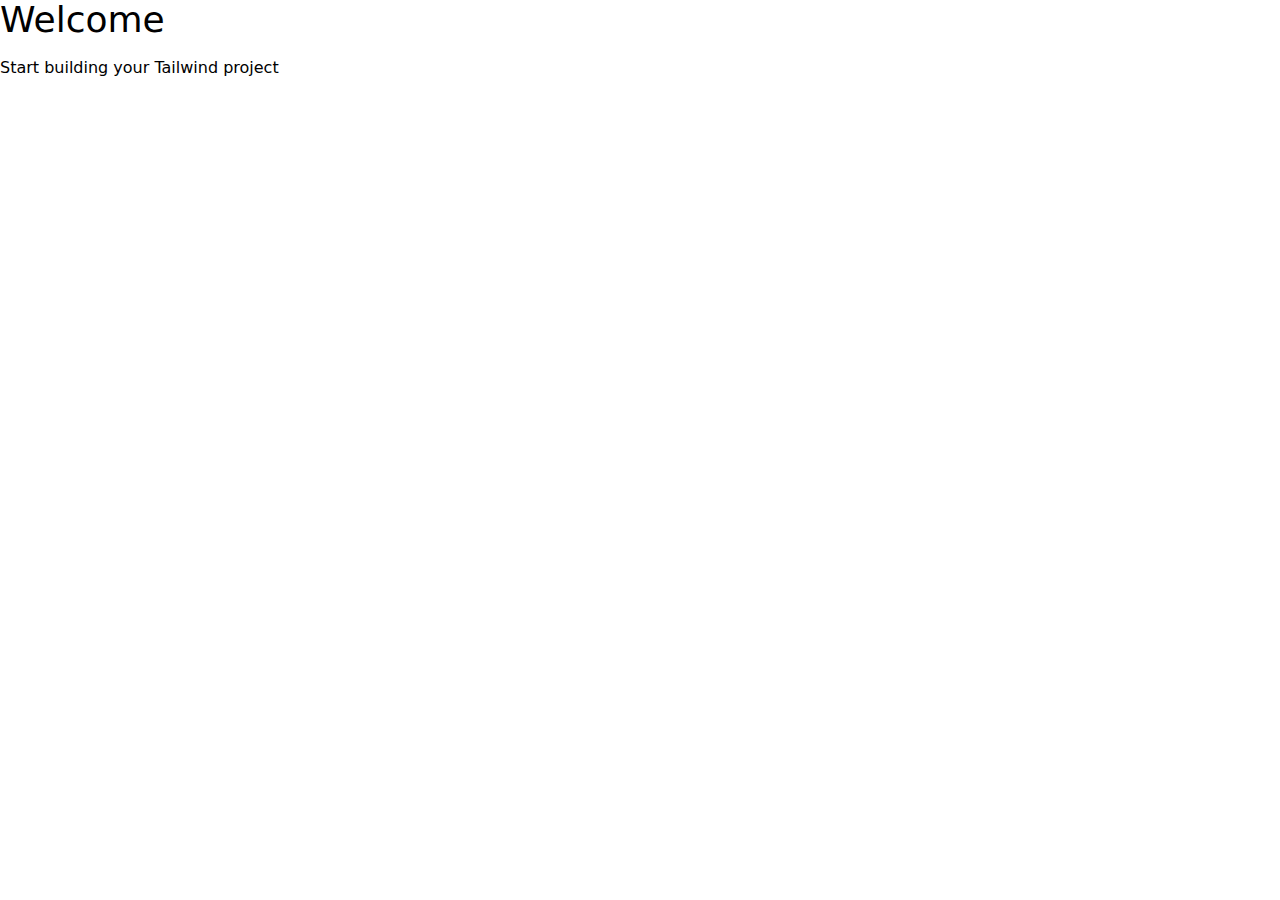
<file: simple-tailwind-starter/index.html>
<!DOCTYPE html>
<html lang="en">
  <head>
    <meta charset="UTF-8" />
    <meta http-equiv="X-UA-Compatible" content="IE=edge" />
    <meta name="viewport" content="width=device-width, initial-scale=1.0" />
    <link rel="stylesheet" href="css/style.css" />
    <title>Simple Tailwind Starter</title>
  </head>
  <body>
    <h1 class="text-4xl mb-4">Welcome</h1>
    <p>Start building your Tailwind project</p>
  </body>
</html>
</file>
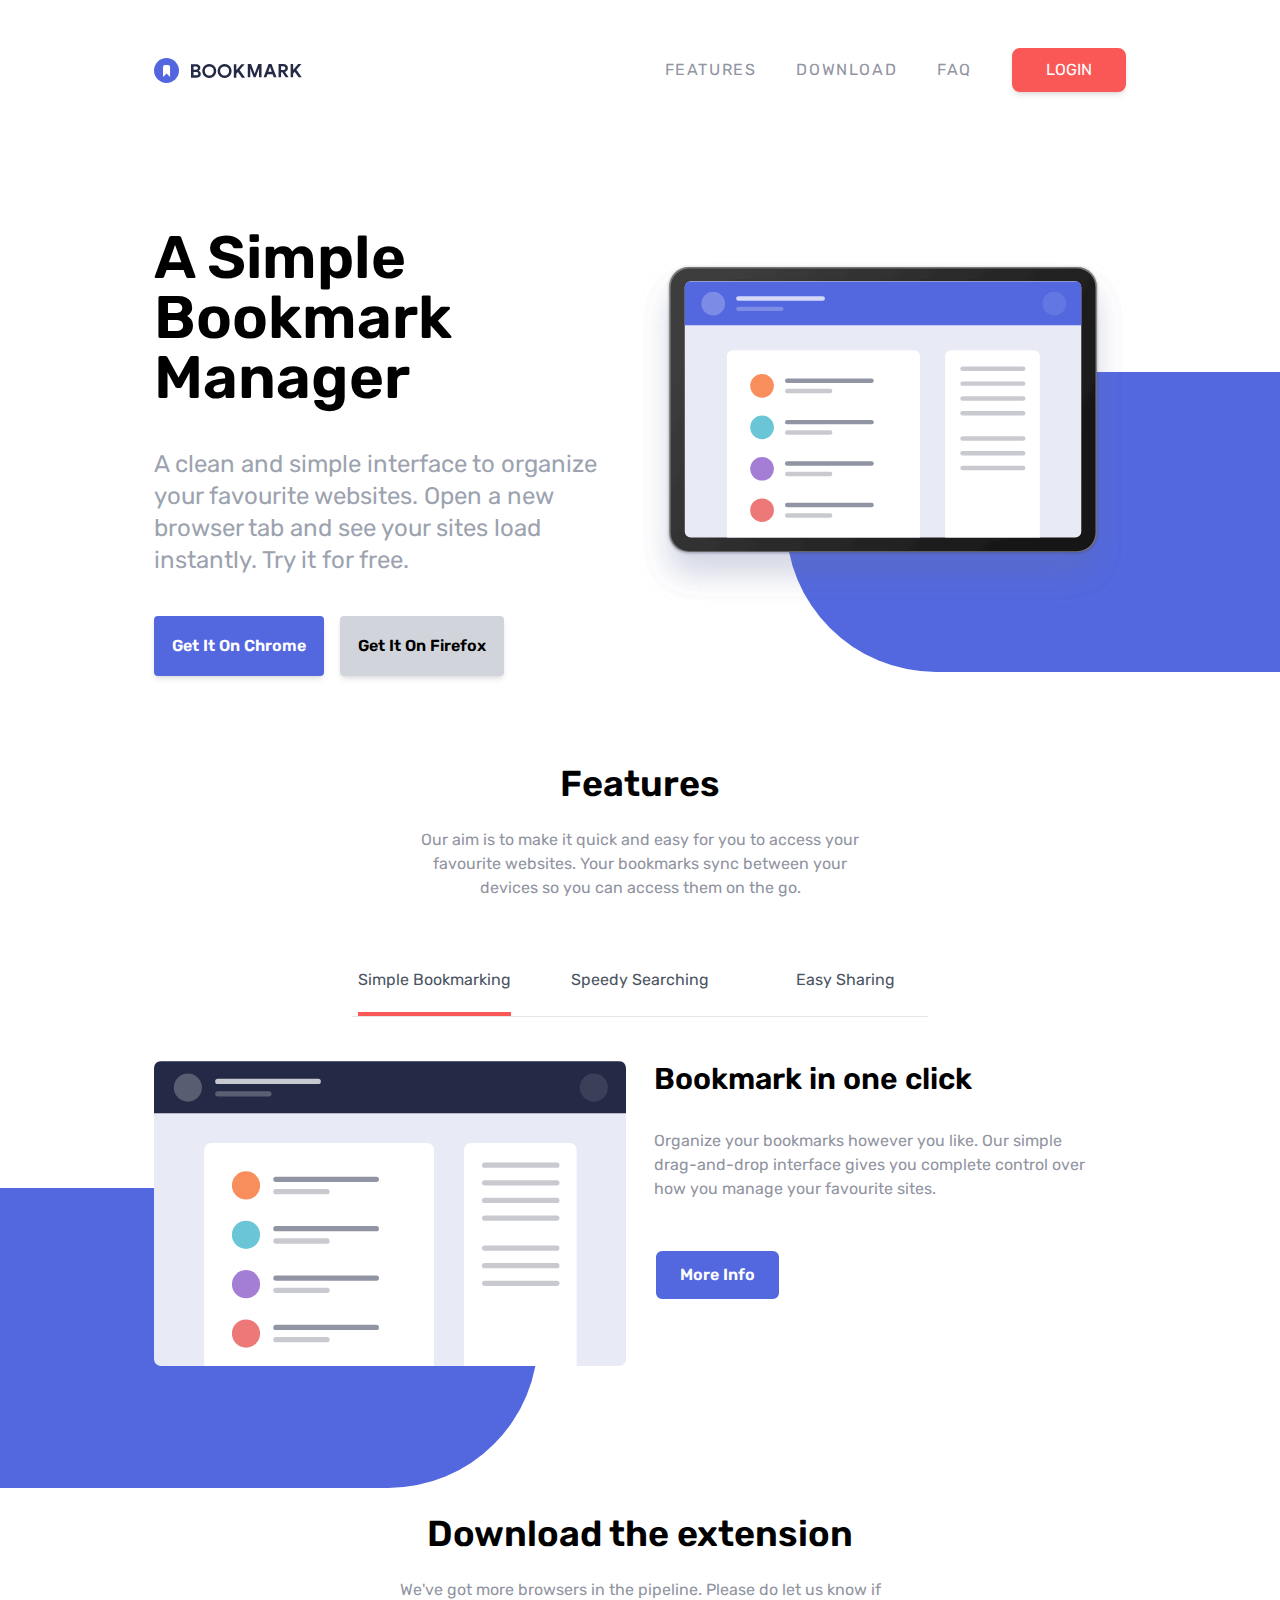
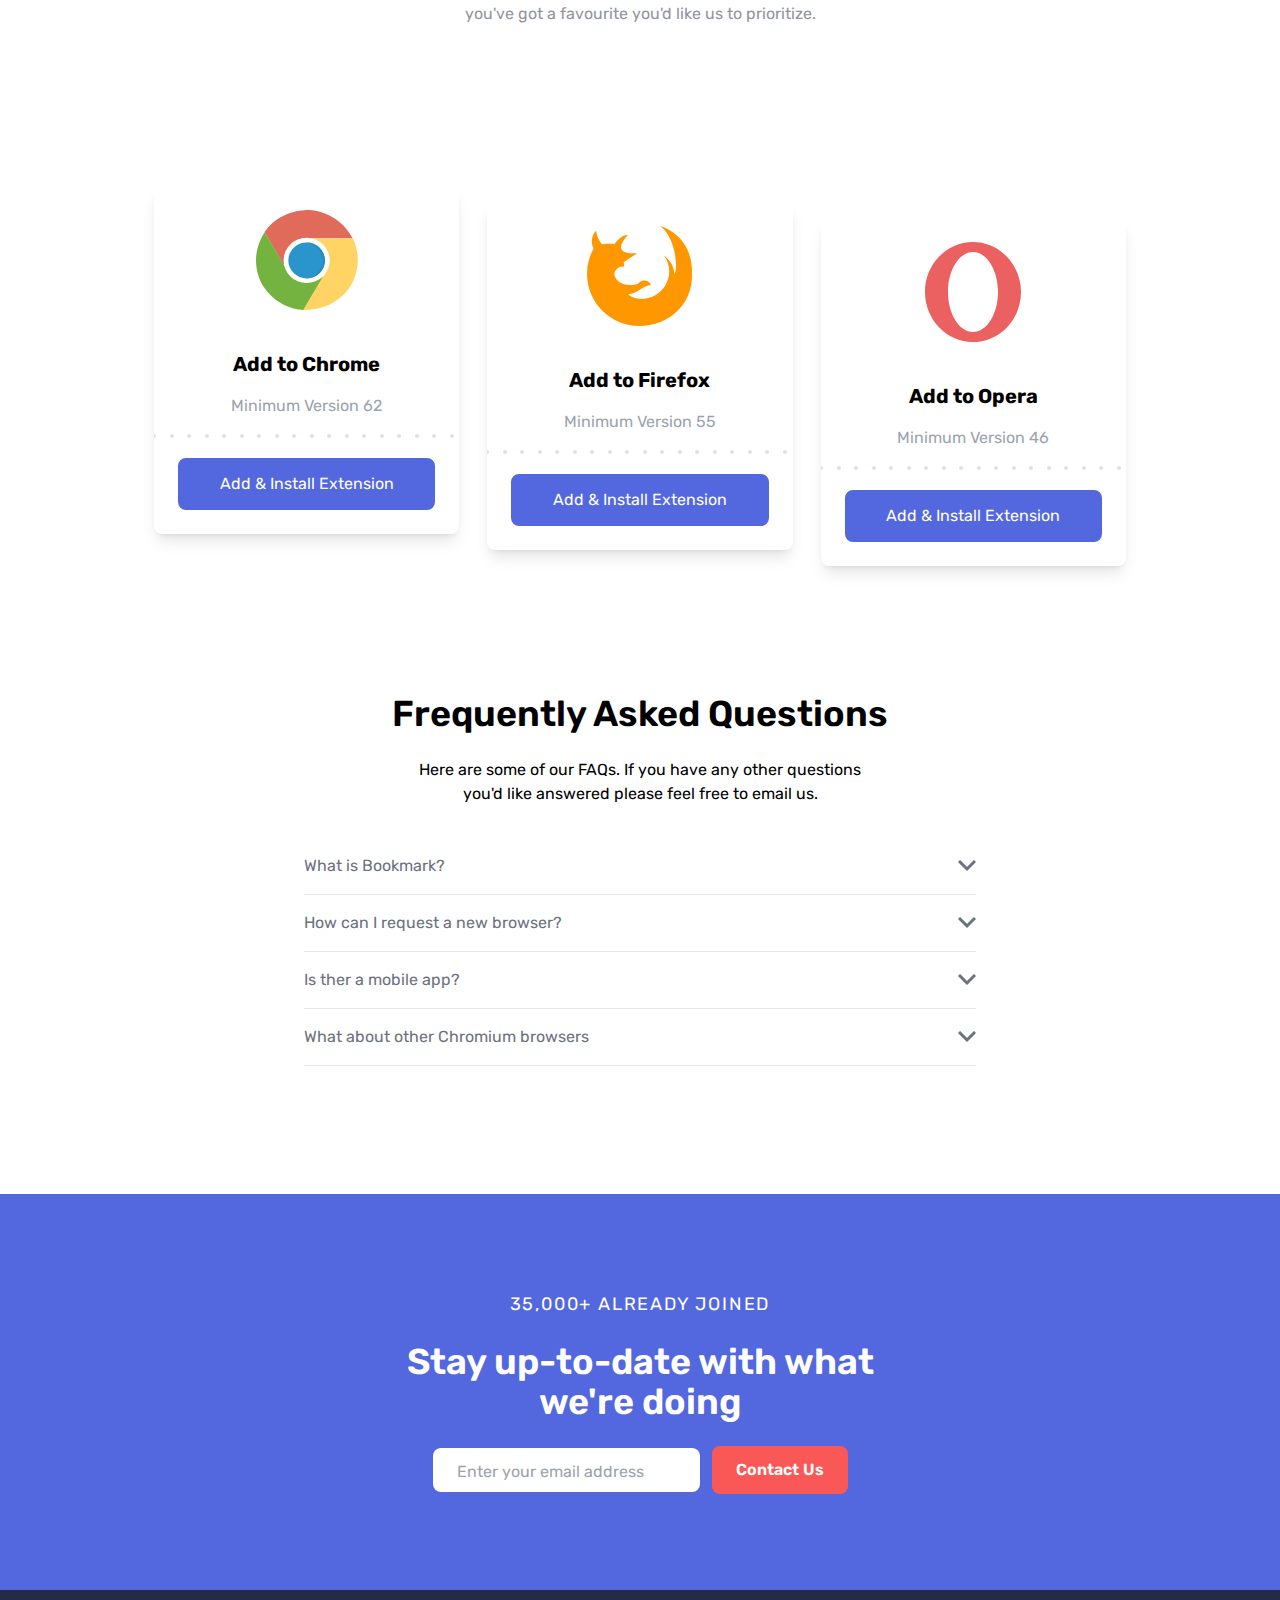
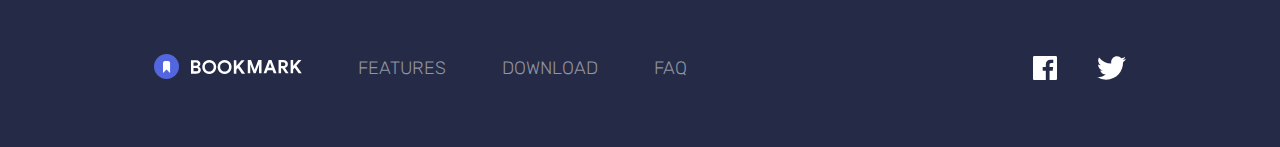
<file: website-projects/bookmark/index.html>
<!DOCTYPE html>
<html lang="en" class="scroll-smooth">
  <head>
    <meta charset="UTF-8" />
    <meta http-equiv="X-UA-Compatible" content="IE=edge" />
    <meta name="viewport" content="width=device-width, initial-scale=1.0" />
    <link rel="preconnect" href="https://fonts.googleapis.com" />
    <link rel="preconnect" href="https://fonts.gstatic.com" crossorigin />
    <link
      href="https://fonts.googleapis.com/css2?family=Rubik:wght@400;600;700&display=swap"
      rel="stylesheet"
    />

    <link rel="stylesheet" href="css/style.css" />
    <script src="js/script.js" defer></script>
    <title>Bookmark Website</title>
  </head>
  <body class="overflow-x-hidden">
    <nav class="container relative mx-auto p-6">
      <!-- Flex Container For Nav Items -->
      <div class="flex items-center justify-between my-6">
        <!-- Logo -->
        <div class="z-30">
          <img src="images/logo-bookmark.svg" alt="" id="logo" />
        </div>

        <!-- Menu Items -->
        <div
          class="hidden items-center space-x-10 uppercase text-grayishBlue md:flex"
        >
          <a href="#features" class="tracking-widest hover:text-softRed"
            >Features</a
          >
          <a href="#download" class="tracking-widest hover:text-softRed"
            >Download</a
          >
          <a href="#faq" class="tracking-widest hover:text-softRed">FAQ</a>

          <a
            href="#"
            class="px-8 py-2 text-white bg-softRed border-2 border-softRed rounded-lg shadow-md hover:text-softRed hover:bg-white"
            >Login</a
          >
        </div>
        <!-- Hamburger Button -->
        <button
          id="menu-btn"
          class="z-30 block md:hidden focus:outline-none hamburger"
        >
          <span class="hamburger-top"></span>
          <span class="hamburger-middle"></span>
          <span class="hamburger-bottom"></span>
        </button>
      </div>
      <!-- Mobile Menu -->
      <div
        id="menu"
        class="fixed inset-0 z-20 hidden flex-col items-center self-end w-full h-full m-h-screen px-6 py-1 pt-24 pb-4 tracking-widest text-white uppercase divide-y divide-gray-500 opacity-90 bg-veryDarkBlue"
      >
        <div class="w-full py-3 text-center">
          <a href="#features" class="block hover:text-softRed">Features</a>
        </div>
        <div class="w-full py-3 text-center">
          <a href="#download" class="block hover:text-softRed">Download</a>
        </div>
        <div class="w-full py-3 text-center">
          <a href="#faq" class="block hover:text-softRed">FAQ</a>
        </div>
        <div class="w-full py-3 text-center">
          <a href="#" class="block hover:text-softRed">Login</a>
        </div>
      </div>
    </nav>

    <!-- Hero Section -->
    <section id="hero">
      <!-- Container For Image & Content -->
      <div
        class="container flex flex-col-reverse mx-auto p-6 lg:flex-row lg:mb-0"
      >
        <!-- Content -->
        <div class="flex flex-col space-y-10 lg:mt-16 lg:w-1/2">
          <h1
            class="text-3xl font-semibold text-center lg:text-6xl lg:text-left"
          >
            A Simple Bookmark Manager
          </h1>
          <p
            class="max-w-md mx-auto text-lg text-center text-gray-400 lg:text-2xl lg:text-left lg:mt-0 lg:mx-0"
          >
            A clean and simple interface to organize your favourite websites.
            Open a new browser tab and see your sites load instantly. Try it for
            free.
          </p>

          <!-- Buttons Container -->
          <div
            class="flex items-center justify-center w-full space-x-4 lg:justify-start"
          >
            <a
              href="#"
              class="p-4 text-sm font-semibold text-white bg-softBlue rounded shadow-md border-2 border-softBlue md:text-base hover:bg-white hover:text-softBlue"
              >Get It On Chrome</a
            >
            <a
              href="#"
              class="p-4 text-sm font-semibold text-black bg-gray-300 rounded shadow-md border-2 border-gray-300 md:text-base hover:bg-white hover:text-gray-600"
              >Get It On Firefox</a
            >
          </div>
        </div>

        <!-- Image -->
        <div class="relative mx-auto lg:mx-0 lg:mb-0 lg:w-1/2">
          <div class="bg-hero"></div>
          <img
            src="images/illustration-hero.svg"
            alt=""
            class="relative lg:top-24 xl:top-0 overflow-x-visible"
          />
        </div>
      </div>
    </section>

    <!-- Features Heading -->
    <section id="features">
      <div class="container mx-auto mt-16 px-6">
        <h2 class="mb-6 text-4xl font-semibold text-center">Features</h2>
        <p class="max-w-md mx-auto text-center text-grayishBlue">
          Our aim is to make it quick and easy for you to access your favourite
          websites. Your bookmarks sync between your devices so you can access
          them on the go.
        </p>
      </div>
    </section>

    <!-- Features Tabs -->
    <section id="tabs">
      <!-- Tabs/Panels Container -->
      <div class="container relative mx-auto my-6 mb-32 mt-12 px-6">
        <div class="bg-tabs"></div>
        <!-- Tabs Flex Container -->
        <div
          class="flex flex-col justify-center max-w-xl mx-auto mb-6 border-b md:space-x-10 md:flex-row"
        >
          <!-- Tab 1 -->
          <div
            class="flex justify-center text-center cursor-pointer
             text-gray-600 border-b md:border-b-0 hover:text-softRed md:w-1/3 tab"
            data-target="panel-1"
          >
            <div class="py-5 border-b-4 border-softRed" data-target="panel-1">
              Simple Bookmarking
            </div>
          </div>

          <!-- Tab 2 -->
          <div
            class="flex justify-center text-center cursor-pointer text-gray-600
             border-b md:border-b-0 hover:text-softRed md:w-1/3 tab"
            data-target="panel-2"
          >
            <div class="py-5" data-target="panel-2">Speedy Searching</div>
          </div>

          <!-- Tab 3 -->
          <div
            class="flex justify-center text-center cursor-pointer text-gray-600 
            border-b md:border-b-0 hover:text-softRed md:w-1/3 tab"
            data-target="panel-3"
          >
            <div class="py-5" data-target="panel-3">Easy Sharing</div>
          </div>
        </div>

        <!-- Tab Panels -->
        <div id="panels" class="container mx-auto">
          <!-- Panel 1 -->
          <div
            class="flex flex-col py-5 md:flex-row md:space-x-7 panel panel-1"
          >
            <!-- Panel Image -->
            <div class="flex justify-center md:w-1/2">
              <img
                src="images/illustration-features-tab-1.svg"
                alt=""
                class="relative z-10"
              />
            </div>
            <!-- Panel Content -->
            <div class="flex flex-col space-y-8 md:w-1/2">
              <h3
                class="mt-32 text-3xl font-semibold text-center md:mt-0 md:text-left"
              >
                Bookmark in one click
              </h3>
              <p class="max-w-md text-center text-grayishBlue md:text-left">
                Organize your bookmarks however you like. Our simple
                drag-and-drop interface gives you complete control over how you
                manage your favourite sites.
              </p>
              <div class="mx-auto md:mx-0">
                <a
                  href="#"
                  class="px-6 py-3 mt-4 font-semibold text-white border-2 border-white rounded-lg md:inline-flex bg-softBlue hover:bg-white hover:text-softBlue hover:border-softBlue hover:border-2"
                  >More Info</a
                >
              </div>
            </div>
          </div>

          <!-- Panel 2 -->
          <div
            class="flex flex-col hidden py-5 md:flex-row md:space-x-7 panel panel-2"
          >
            <!-- Panel Image -->
            <div class="flex justify-center md:w-1/2">
              <img
                src="images/illustration-features-tab-2.svg"
                alt=""
                class="relative z-10"
              />
            </div>
            <!-- Panel Content -->
            <div class="flex flex-col space-y-8 md:w-1/2">
              <h3
                class="mt-14 text-3xl font-semibold text-center md:mt-0 md:text-left"
              >
                Intelligent search
              </h3>
              <p class="max-w-md text-center text-grayishBlue md:text-left">
                Our powerful search feature will help you find saved sites in no
                time at all. No need to trawl through all of your bookmarks.
              </p>
              <div class="mx-auto md:mx-0">
                <a
                  href="#"
                  class="px-6 py-3 mt-4 font-semibold text-white border-2 border-white rounded-lg md:inline-flex bg-softBlue hover:bg-white hover:text-softBlue hover:border-softBlue hover:border-2"
                  >More Info</a
                >
              </div>
            </div>
          </div>

          <!-- Panel 3 -->
          <div
            class="flex flex-col hidden py-5 md:flex-row md:space-x-7 panel panel-3"
          >
            <!-- Panel Image -->
            <div class="flex justify-center md:w-1/2">
              <img
                src="images/illustration-features-tab-3.svg"
                alt=""
                class="relative z-10"
              />
            </div>
            <!-- Panel Content -->
            <div class="flex flex-col space-y-8 md:w-1/2">
              <h3
                class="mt-14 text-3xl font-semibold text-center md:mt-0 md:text-left"
              >
                Share your bookmarks
              </h3>
              <p class="max-w-md text-center text-grayishBlue md:text-left">
                Easily share your bookmarks and collections with others. Create
                a shareable a link that you can send at the click of a button.
              </p>
              <div class="mx-auto md:mx-0">
                <a
                  href="#"
                  class="px-6 py-3 mt-4 font-semibold text-white border-2 border-white rounded-lg md:inline-flex bg-softBlue hover:bg-white hover:text-softBlue hover:border-softBlue hover:border-2"
                  >More Info</a
                >
              </div>
            </div>
          </div>
        </div>
      </div>
    </section>

    <!-- Download Heading -->
    <section id="download">
      <div class="container mx-auto px-6">
        <h2 class="mb-6 text-3xl font-semibold text-center md:text-4xl">
          Download the extension
        </h2>
        <p class="max-w-lg mx-auto text-center text-grayishBlue">
          We've got more browsers in the pipeline. Please do let us know if
          you've got a favourite you'd like us to prioritize.
        </p>
      </div>
    </section>

    <!-- Download Boxes -->
    <section id="download-boxes" class="py-32">
      <!-- Boxes Container -->
      <div
        class="relative flex flex-col items-center container mx-auto space-y-10 px-10 md:px-6 md:space-y-0 md:space-x-7 md:flex-row"
      >
        <!-- Box 1 -->
        <div
          class="flex flex-col w-full py-6 space-y-4 text-center rounded-lg shadow-lg md:w-1/3"
        >
          <!-- Image -->
          <div class="flex justify-center">
            <img src="images/logo-chrome.svg" alt="" />
          </div>
          <!-- Text -->
          <h5 class="pt-6 text-xl font-bold">Add to Chrome</h5>
          <p class="text-gray-400">Minimum Version 62</p>

          <!-- Dots -->
          <div class="bg-dots bg-repeat-x px-6 pt-6 capitalize">
            <a
              href="#"
              class="block w-full py-3 text-white duration-200 border-2 rounded-lg bg-softBlue hover:text-softBlue hover:bg-white border-softBlue"
              >Add & Install Extension</a
            >
          </div>
        </div>

        <!-- Box 2 -->
        <div class="w-full md:w-1/3">
          <div
            class="flex flex-col w-full py-6 space-y-4 text-center rounded-lg shadow-lg md:mt-8"
          >
            <!-- Image -->
            <div class="flex justify-center">
              <img src="images/logo-firefox.svg" alt="" />
            </div>
            <!-- Text -->
            <h5 class="pt-6 text-xl font-bold">Add to Firefox</h5>
            <p class="text-gray-400">Minimum Version 55</p>

            <!-- Dots -->
            <div class="bg-dots bg-repeat-x px-6 pt-6 capitalize">
              <a
                href="#"
                class="block w-full py-3 text-white duration-200 border-2 rounded-lg bg-softBlue hover:text-softBlue hover:bg-white border-softBlue"
                >Add & Install Extension</a
              >
            </div>
          </div>
        </div>

        <!-- Box 3 -->
        <div class="w-full md:w-1/3">
          <div
            class="flex flex-col w-full py-6 space-y-4 text-center rounded-lg shadow-lg md:mt-16"
          >
            <!-- Image -->
            <div class="flex justify-center">
              <img src="images/logo-opera.svg" alt="" />
            </div>
            <!-- Text -->
            <h5 class="pt-6 text-xl font-bold">Add to Opera</h5>
            <p class="text-gray-400">Minimum Version 46</p>

            <!-- Dots -->
            <div class="bg-dots bg-repeat-x px-6 pt-6 capitalize">
              <a
                href="#"
                class="block w-full py-3 text-white duration-200 border-2 rounded-lg bg-softBlue hover:text-softBlue hover:bg-white border-softBlue"
                >Add & Install Extension</a
              >
            </div>
          </div>
        </div>
      </div>
    </section>

    <!-- FAQ Heading -->
    <section id="faq">
      <div class="container mx-auto">
        <h2 class="mb-6 text-3xl font-semibold text-center md:text-4xl">
          Frequently Asked Questions
        </h2>
        <p class="max-w-lg px-6 mx-auto text-center text-graishBlue">
          Here are some of our FAQs. If you have any other questions you'd like
          answered please feel free to email us.
        </p>
      </div>
    </section>

    <!-- FAQ Accordion -->
    <section id="faq-accordion">
      <!-- Main Container -->
      <div class="container mx-auto px-6 mb-32">
        <!-- Accordion Container -->
        <div class="max-w-2xl m-8 mx-auto overflow-hidden">
          <!-- Tab 1 -->
          <div class="py-1 border-b outline-none group" tabindex="1">
            <!-- Tab Flex Container -->
            <div
              class="flex items-center justify-between py-3 text-gray-500 cursor-pointer group"
            >
              <!-- Tab Title -->
              <div
                class="transition duration-500 ease group-hover:text-red-500"
              >
                What is Bookmark?
              </div>
              <!-- Arrow -->
              <div
                class="transition duration-500 ease group-focus:-rotate-180 group-focus:text-red-500"
              >
                <svg xmlns="http://www.w3.org/2000/svg" width="18" height="12">
                  <path
                    fill="none"
                    stroke="currentColor"
                    stroke-width="3"
                    d="M1 1l8 8 8-8"
                  />
                </svg>
              </div>
            </div>

            <!-- Tab Inner Content -->
            <div
              class="overflow-hidden duration-500 group-focus:max-h-screen max-h-0 ease"
            >
              <p class="py-2 text-justify text-gray-400">
                Lorem ipsum dolor sit amet consectetur adipisicing elit. Fugiat,
                repellat amet doloribus consequuntur eos similique provident
                tempora voluptates iure quia fuga dicta voluptatibus culpa
                mollitia recusandae delectus id suscipit labore?
              </p>
            </div>
          </div>

          <!-- Tab 2 -->
          <div class="py-1 border-b outline-none group" tabindex="2">
            <!-- Tab Flex Container -->
            <div
              class="flex items-center justify-between py-3 text-gray-500 transition duration-500 cursor-pointer group ease"
            >
              <!-- Tab Title -->
              <div
                class="transition duration-500 ease group-hover:text-red-500"
              >
                How can I request a new browser?
              </div>
              <!-- Arrow -->
              <div
                class="transition duration-500 ease group-focus:-rotate-180 group-focus:text-red-500"
              >
                <svg xmlns="http://www.w3.org/2000/svg" width="18" height="12">
                  <path
                    fill="none"
                    stroke="currentColor"
                    stroke-width="3"
                    d="M1 1l8 8 8-8"
                  />
                </svg>
              </div>
            </div>

            <!-- Tab Inner Content -->
            <div
              class="overflow-hidden transition duration-500 group-focus:max-h-screen max-h-0 ease"
            >
              <p class="py-2 text-justify text-gray-400">
                Lorem ipsum dolor sit amet consectetur adipisicing elit. Fugiat,
                repellat amet doloribus consequuntur eos similique provident
                tempora voluptates iure quia fuga dicta voluptatibus culpa
                mollitia recusandae delectus id suscipit labore?
              </p>
            </div>
          </div>

          <!-- Tab 3 -->
          <div class="py-1 border-b outline-none group" tabindex="3">
            <!-- Tab Flex Container -->
            <div
              class="flex items-center justify-between py-3 text-gray-500 transition duration-500 cursor-pointer group ease"
            >
              <!-- Tab Title -->
              <div
                class="transition duration-500 ease group-hover:text-red-500"
              >
                Is ther a mobile app?
              </div>
              <!-- Arrow -->
              <div
                class="transition duration-500 ease group-focus:-rotate-180 group-focus:text-red-500"
              >
                <svg xmlns="http://www.w3.org/2000/svg" width="18" height="12">
                  <path
                    fill="none"
                    stroke="currentColor"
                    stroke-width="3"
                    d="M1 1l8 8 8-8"
                  />
                </svg>
              </div>
            </div>

            <!-- Tab Inner Content -->
            <div
              class="overflow-hidden transition duration-500 group-focus:max-h-screen max-h-0 ease"
            >
              <p class="py-2 text-justify text-gray-400">
                Lorem ipsum dolor sit amet consectetur adipisicing elit. Fugiat,
                repellat amet doloribus consequuntur eos similique provident
                tempora voluptates iure quia fuga dicta voluptatibus culpa
                mollitia recusandae delectus id suscipit labore?
              </p>
            </div>
          </div>

          <!-- Tab 4 -->
          <div class="py-1 border-b outline-none group" tabindex="4">
            <!-- Tab Flex Container -->
            <div
              class="flex items-center justify-between py-3 text-gray-500 transition duration-500 cursor-pointer group ease"
            >
              <!-- Tab Title -->
              <div
                class="transition duration-500 ease group-hover:text-red-500"
              >
                What about other Chromium browsers
              </div>
              <!-- Arrow -->
              <div
                class="transition duration-500 ease group-focus:-rotate-180 group-focus:text-red-500"
              >
                <svg xmlns="http://www.w3.org/2000/svg" width="18" height="12">
                  <path
                    fill="none"
                    stroke="currentColor"
                    stroke-width="3"
                    d="M1 1l8 8 8-8"
                  />
                </svg>
              </div>
            </div>

            <!-- Tab Inner Content -->
            <div
              class="overflow-hidden transition duration-500 group-focus:max-h-screen max-h-0 ease"
            >
              <p class="py-2 text-justify text-gray-400">
                Lorem ipsum dolor sit amet consectetur adipisicing elit. Fugiat,
                repellat amet doloribus consequuntur eos similique provident
                tempora voluptates iure quia fuga dicta voluptatibus culpa
                mollitia recusandae delectus id suscipit labore?
              </p>
            </div>
          </div>
        </div>
      </div>
    </section>

    <!-- Newsletter Section -->
    <section id="newsletter" class="bg-softBlue">
      <!-- Main Container -->
      <div class="max-w-lg mx-auto py-24">
        <p
          class="mb-6 text-lg tracking-widest text-center text-white uppercase"
        >
          35,000+ Already Joined
        </p>
        <h2
          class="px-3 mb-6 text-3xl font-semibold text-center text-white md:text-4xl"
        >
          Stay up-to-date with what we're doing
        </h2>

        <!-- Form -->
        <form
          class="flex flex-col items-start justify-center max-w-2xl mx-auto space-y-6 text-base px-6 md:flex-row md:space-y-0 md:space-x-4 md:px-0"
        >
          <!-- Input & Button Container -->
          <div
            class="flex flex-col justify-between items-center mx-auto md:flex-row md:mx-0"
          >
            <input
              type="text"
              class="flex-1 px-6 pt-3 pb-2 mb-4 rounded-lg border-1 border-white focus:outline-none md:mr-3 md:mb-0"
              placeholder="Enter your email address"
            />

            <input
              type="submit"
              class="inline-flex px-6 py-3 font-semibold text-center text-white duration-200 transform rounded-lg cursor-pointer focus:outline-none bg-softRed hover:opacity-90"
              value="Contact Us"
            />
          </div>
        </form>
      </div>
    </section>

    <!-- Footer -->
    <footer class="py-16 bg-veryDarkBlue">
      <!-- Footer Flex Container -->
      <div
        class="container flex flex-col items-center justify-between mx-auto space-y-16 px-6 md:flex-row md:space-y-0"
      >
        <!-- Logo/Menu Container -->
        <div
          class="flex flex-col items-center justify-between space-y-8 text-lg font-light md:flex-row md:space-y-0 md:space-x-14 text-grayishBlue"
        >
          <img src="images/logo-bookmark-footer.svg" alt="" class="mb-1" />

          <a href="#features" class="uppercase hover:text-softRed">Features</a>
          <a href="#download" class="uppercase hover:text-softRed">Download</a>
          <a href="#faq" class="uppercase hover:text-softRed">FAQ</a>
        </div>

        <!-- Social Container -->
        <div class="flex space-x-10">
          <a href="#">
            <img src="images/icon-facebook.svg" alt="" class="h-6 ficon" />
          </a>
          <a href="#">
            <img src="images/icon-twitter.svg" alt="" class="h-6 ficon" />
          </a>
        </div>
      </div>
    </footer>
  </body>
</html>
</file>
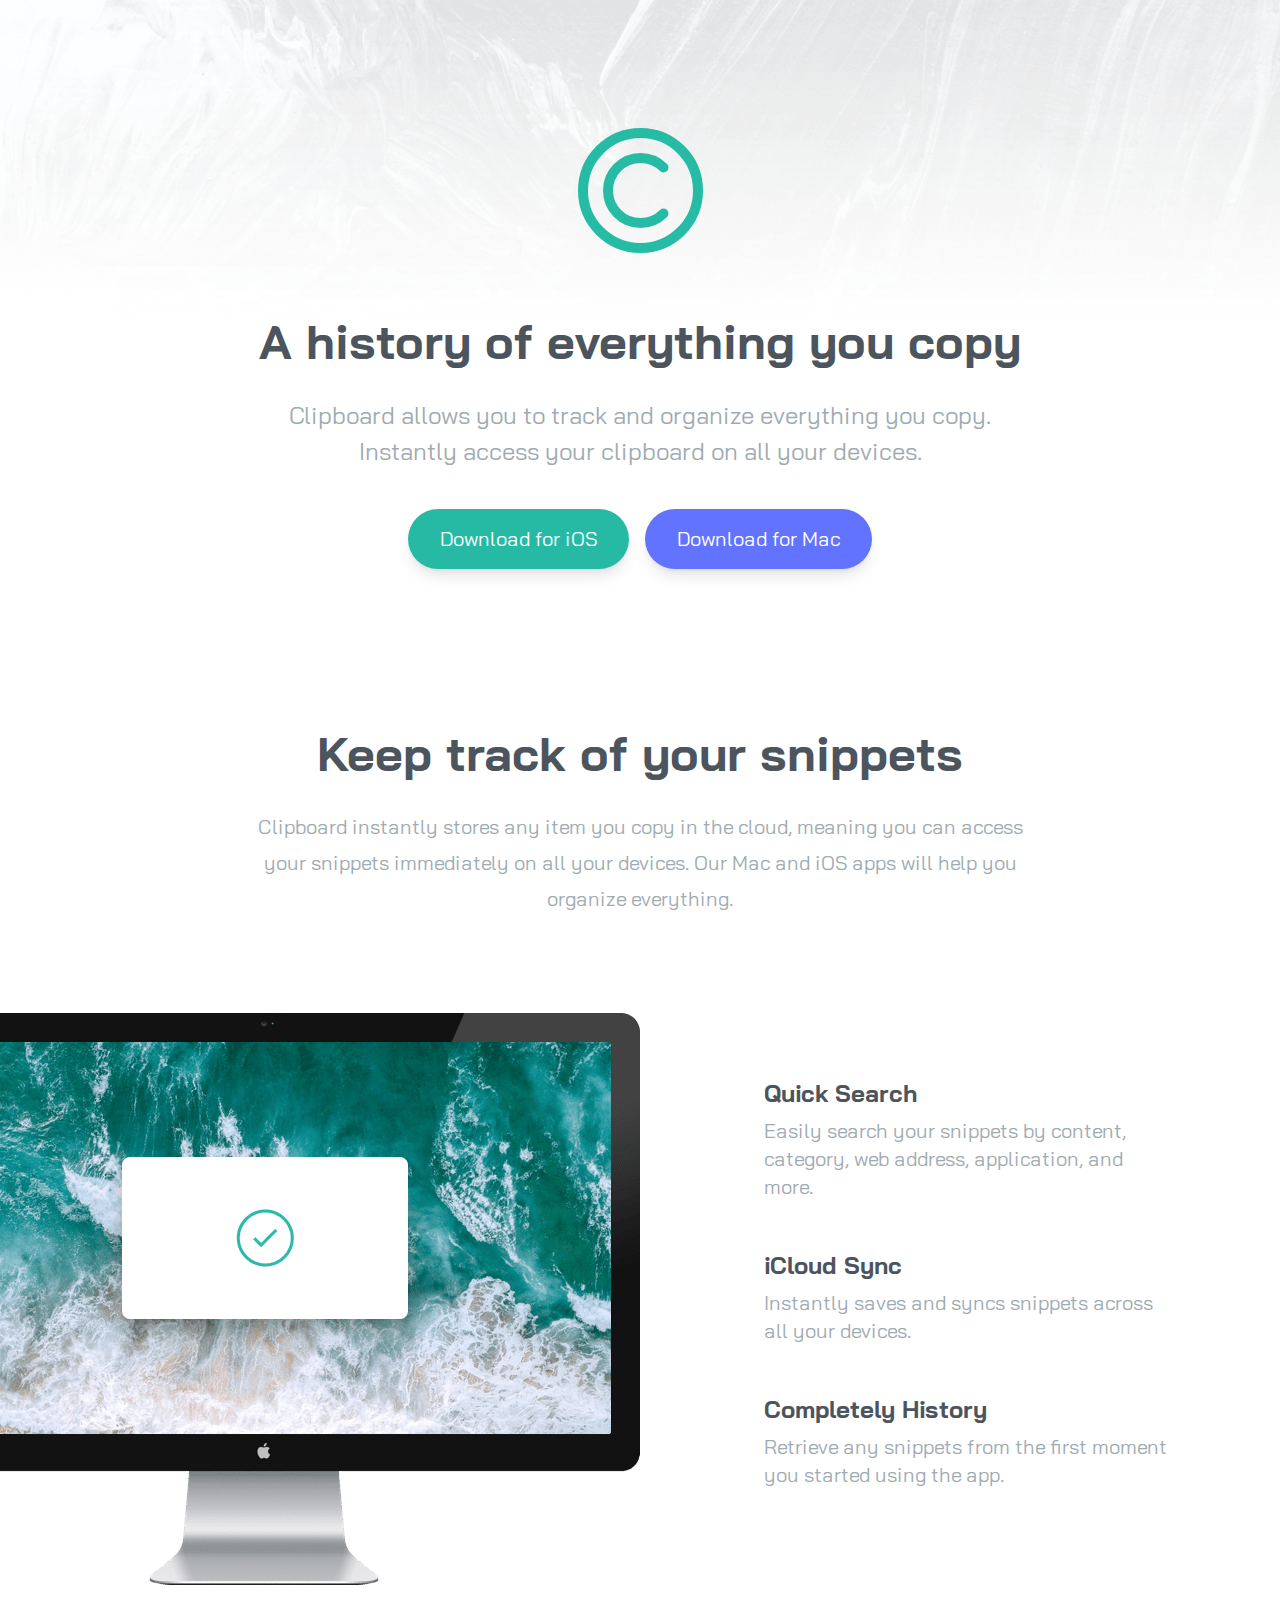
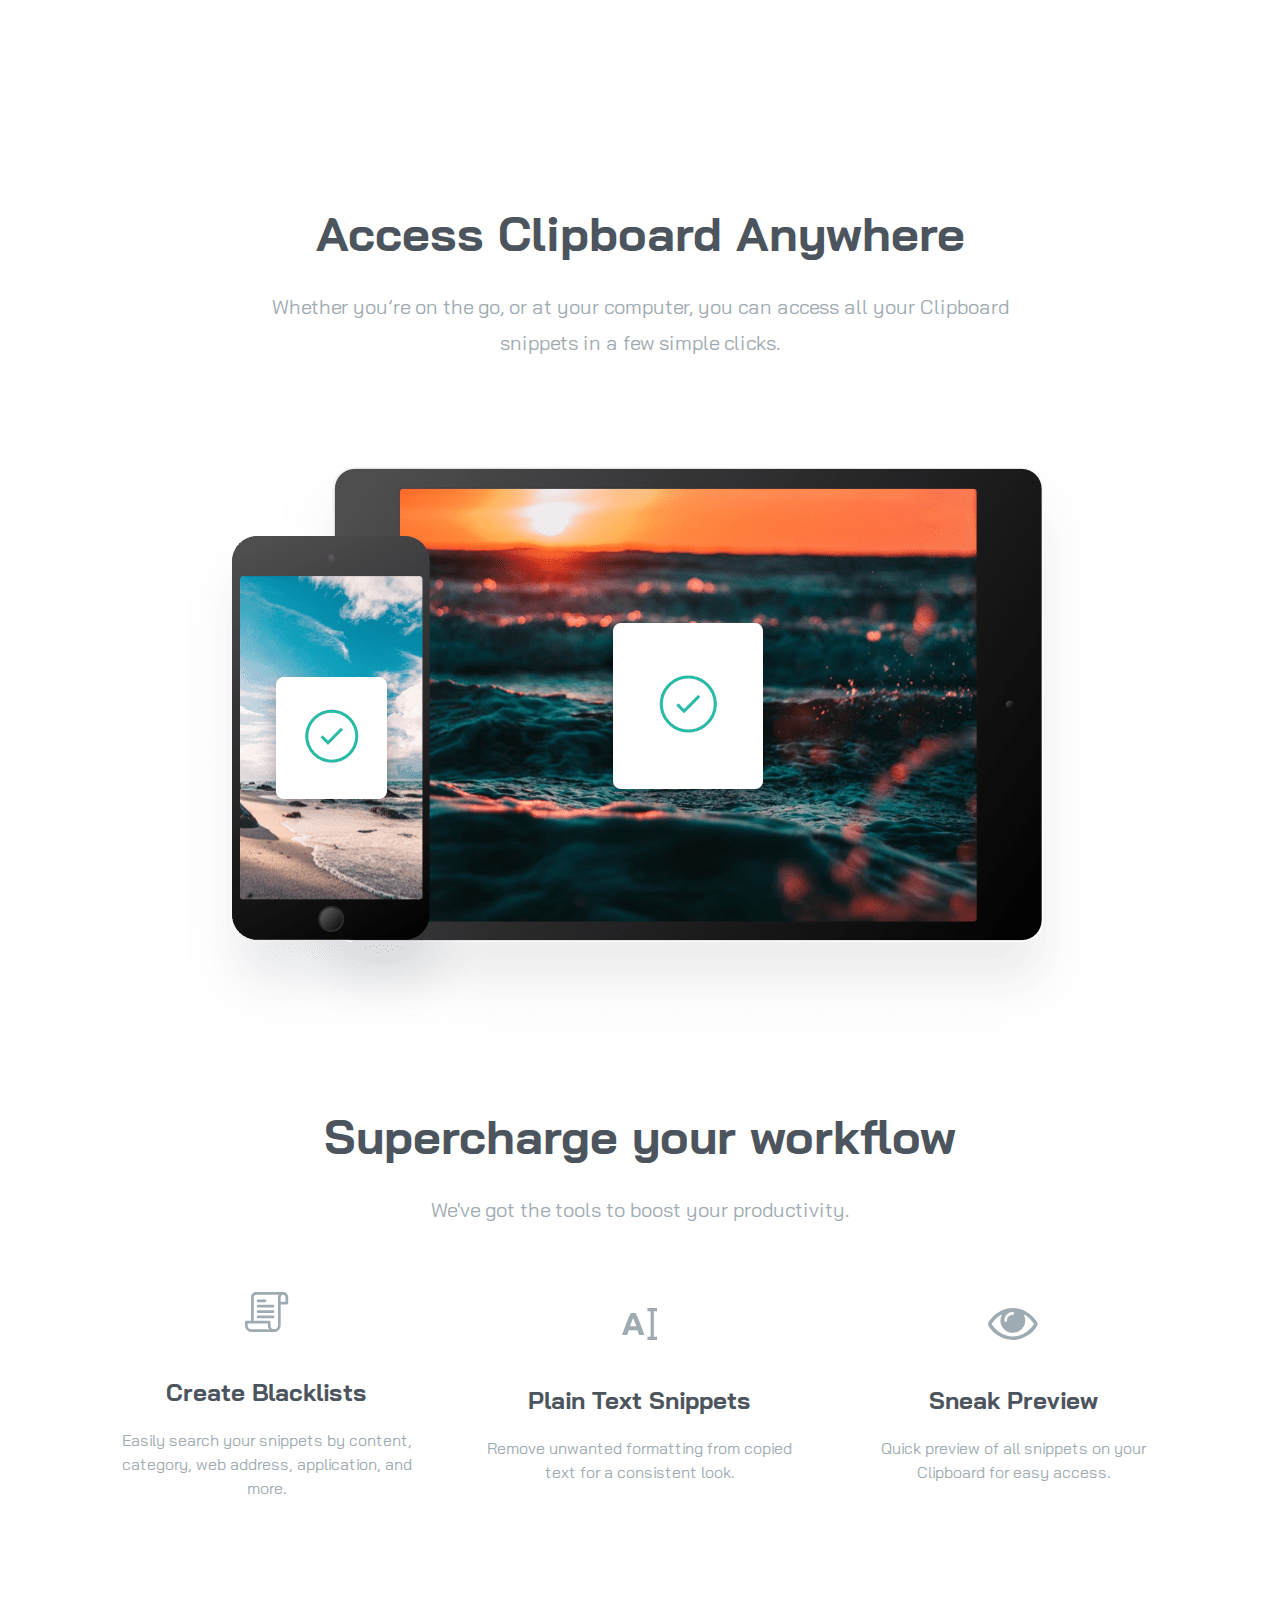
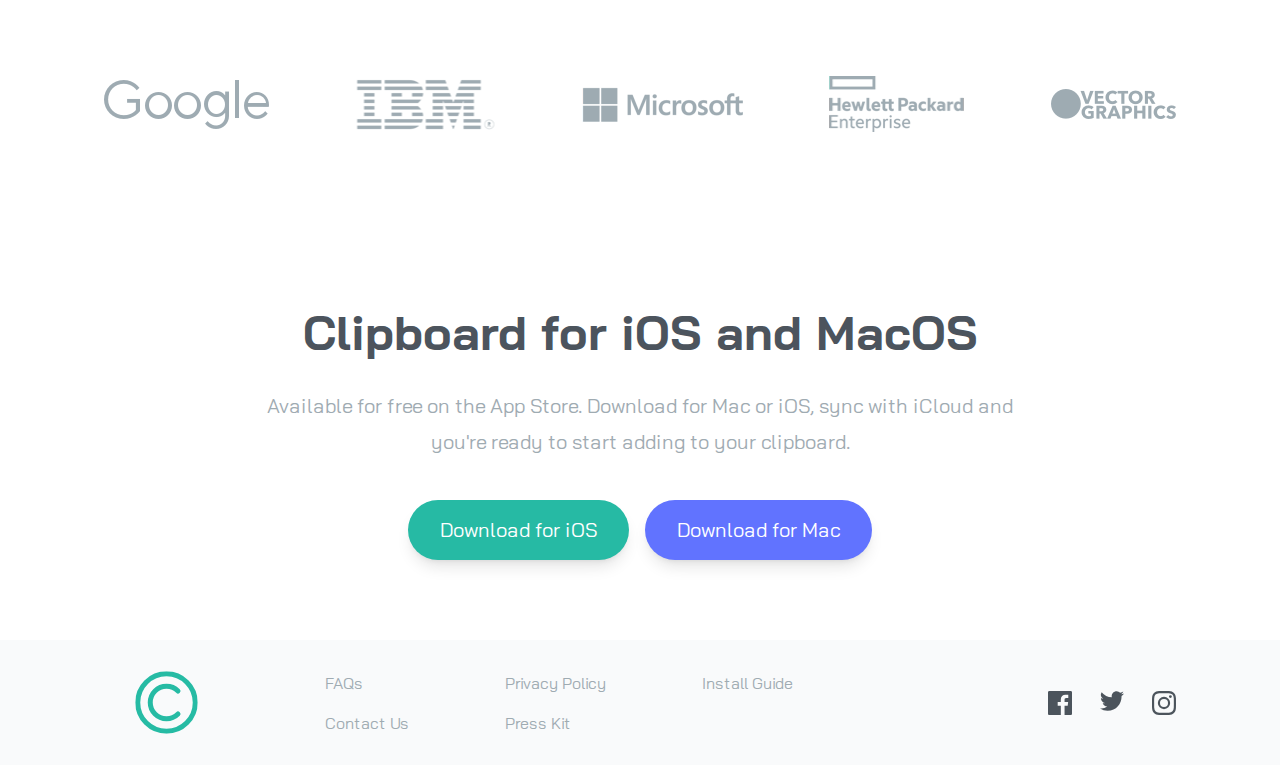
<file: website-projects/clipboard/index.html>
<!DOCTYPE html>
<html lang="en">
  <head>
    <meta charset="UTF-8" />
    <meta http-equiv="X-UA-Compatible" content="IE=edge" />
    <meta name="viewport" content="width=device-width, initial-scale=1.0" />
    <link rel="preconnect" href="https://fonts.googleapis.com" />
    <link rel="preconnect" href="https://fonts.gstatic.com" crossorigin />
    <link
      href="https://fonts.googleapis.com/css2?family=Bai+Jamjuree:wght@400;600&display=swap"
      rel="stylesheet"
    />

    <link rel="stylesheet" href="css/style.css" />
    <title>Clipboard Website</title>
  </head>
  <body class="bg-header-desktop">
    <!-- Hero Section -->
    <section id="hero">
      <div class="section-container mb-40 pt-16">
        <img src="images/logo.svg" alt="" class="mx-auto my-16" />

        <h3>A history of everything you copy</h3>

        <p class="section-content mb-10 text-2xl">
          Clipboard allows you to track and organize everything you copy.
          Instantly access your clipboard on all your devices.
        </p>

        <!-- Button Container -->
        <div class="button-container">
          <a
            href="#"
            class="p-4 px-8 rounded-full shadow-lg bg-strongCyan duration-200 hover:opacity-80"
          >
            Download for iOS
          </a>
          <a
            href="#"
            class="p-4 px-8 rounded-full shadow-lg bg-lightBlue duration-200 hover:opacity-80"
          >
            Download for Mac
          </a>
        </div>
      </div>
    </section>

    <!-- Snippets Section -->
    <section id="snippets">
      <div class="section-container my-20">
        <h3>Keep track of your snippets</h3>
        <p class="section-content mb-24 text-xl">
          Clipboard instantly stores any item you copy in the cloud, meaning you
          can access your snippets immediately on all your devices. Our Mac and
          iOS apps will help you organize everything.
        </p>
      </div>
    </section>

    <!-- Features Section -->
    <section id="features">
      <div class="section-container my-20">
        <div class="relative flex flex-col md:flex-row md:space-x-32">
          <!-- Image -->
          <div class="md:w-1/2">
            <img
              src="images/image-computer.png"
              alt=""
              class="md:absolute top-0 right-[50%]"
            />
          </div>

          <!-- Items Container -->
          <div
            class="flex flex-col mt-16 mb-24 space-y-12 text-xl md:w-1/2 md:mb-60 md:text-left md:pl-16"
          >
            <!-- Item 1 -->
            <div>
              <h5>Quick Search</h5>
              <p class="max-w-md text-grayishBlue">
                Easily search your snippets by content, category, web address,
                application, and more.
              </p>
            </div>
            <!-- Item 2 -->
            <div>
              <h5>iCloud Sync</h5>
              <p class="max-w-md text-grayishBlue">
                Instantly saves and syncs snippets across all your devices.
              </p>
            </div>
            <!-- Item 3 -->
            <div>
              <h5>Completely History</h5>
              <p class="max-w-md text-grayishBlue">
                Retrieve any snippets from the first moment you started using
                the app.
              </p>
            </div>
          </div>
        </div>
      </div>
    </section>

    <!-- Access Anywhere Section -->
    <section id="access">
      <div class="section-container my-20">
        <h3>Access Clipboard Anywhere</h3>
        <p class="section-content mb-24 text-xl">
          Whether you’re on the go, or at your computer, you can access all your
          Clipboard snippets in a few simple clicks.
        </p>

        <img src="images/image-devices.png" alt="" class="mx-auto" />
      </div>
    </section>

    <!-- Supercharge Section -->
    <section id="supercharge">
      <div class="section-container my-20">
        <h3>Supercharge your workflow</h3>
        <p class="section-content mb-16 text-xl">
          We've got the tools to boost your productivity.
        </p>
        <!-- Items Container -->
        <div
          class="flex flex-col items-center justify-between space-y-16 md:flex-row md:space-y-0 md:space-x-12"
        >
          <!-- Item 1 -->
          <div class="flex flex-col items-center space-y-5">
            <img src="images/icon-blacklist.svg" alt="" class="mb-6" />
            <h5>Create Blacklists</h5>
            <p class="max-w-md text-grayishBlue">
              Easily search your snippets by content, category, web address,
              application, and more.
            </p>
          </div>

          <!-- Item 2 -->
          <div class="flex flex-col items-center space-y-5">
            <img src="images/icon-text.svg" alt="" class="mb-6" />
            <h5>Plain Text Snippets</h5>
            <p class="max-w-md text-grayishBlue">
              Remove unwanted formatting from copied text for a consistent look.
            </p>
          </div>

          <!-- Item 3 -->
          <div class="flex flex-col items-center space-y-5">
            <img src="images/icon-preview.svg" alt="" class="mb-6" />
            <h5>Sneak Preview</h5>
            <p class="max-w-md text-grayishBlue">
              Quick preview of all snippets on your Clipboard for easy access.
            </p>
          </div>
        </div>
      </div>
    </section>

    <!-- References Section -->
    <section id="references">
      <div
        class="flex flex-col items-center justify-between max-w-6xl px-10 mx-auto space-y-16 my-44 md:flex-row md:space-y-0"
      >
        <img src="images/logo-google.png" alt="" />
        <img src="images/logo-ibm.png" alt="" />
        <img src="images/logo-microsoft.png" alt="" />
        <img src="images/logo-hp.png" alt="" />
        <img src="images/logo-vector-graphics.png" alt="" />
      </div>
    </section>

    <!-- Bottom CTA Section -->
    <section id="bottom">
      <div class="section-container my-20">
        <h3>Clipboard for iOS and MacOS</h3>
        <p class="section-content mb-10 text-xl">
          Available for free on the App Store. Download for Mac or iOS, sync
          with iCloud and you're ready to start adding to your clipboard.
        </p>

        <!-- Button Container -->
        <div class="button-container">
          <a
            href="#"
            class="p-4 px-8 rounded-full shadow-lg bg-strongCyan duration-200 hover:opacity-80"
          >
            Download for iOS
          </a>
          <a
            href="#"
            class="p-4 px-8 rounded-full shadow-lg bg-lightBlue duration-200 hover:opacity-80"
          >
            Download for Mac
          </a>
        </div>
      </div>
    </section>

    <footer class="bg-gray-50">
      <div class="section-container">
        <div class="flex flex-col items-center justify-between md:flex-row">
          <!-- Image -->
          <img src="images/logo.svg" alt="" class="scale-50" />
          <!-- Container for Menus & Social -->
          <div
            class="flex flex-col items-center justify-between flex-1 mb-10 space-y-6 md:flex-row md:mb-0 md:space-y-0 text-grayishBlue"
          >
            <!-- Menus -->
            <div
              class="flex flex-col space-y-4 md:flex-row md:ml-24 md:space-x-24 md:space-y-0"
            >
              <!-- Menu 1 -->
              <div class="flex flex-col space-y-4 text-center md:text-left">
                <div><a href="#" class="hover:text-strongCyan">FAQs</a></div>
                <div>
                  <a href="#" class="hover:text-strongCyan">Contact Us</a>
                </div>
              </div>
              <!-- Menu 2 -->
              <div class="flex flex-col space-y-4 text-center md:text-left">
                <div>
                  <a href="#" class="hover:text-strongCyan">Privacy Policy</a>
                </div>
                <div>
                  <a href="#" class="hover:text-strongCyan">Press Kit</a>
                </div>
              </div>
              <!-- Menu 3 -->
              <div class="flex flex-col space-y-4 text-center md:text-left">
                <div>
                  <a href="#" class="hover:text-strongCyan">Install Guide</a>
                </div>
              </div>
            </div>

            <!-- Social Icons -->
            <div class="flex justify-between w-32 py-1">
              <a href="#"
                ><img
                  src="images/icon-facebook.svg"
                  alt=""
                  class="duration-200 ficon"
              /></a>
              <a href="#"
                ><img
                  src="images/icon-twitter.svg"
                  alt=""
                  class="duration-200 ficon"
              /></a>
              <a href="#"
                ><img
                  src="images/icon-instagram.svg"
                  alt=""
                  class="duration-200 ficon"
              /></a>
            </div>
          </div>
        </div>
      </div>
    </footer>
  </body>
</html>
</file>
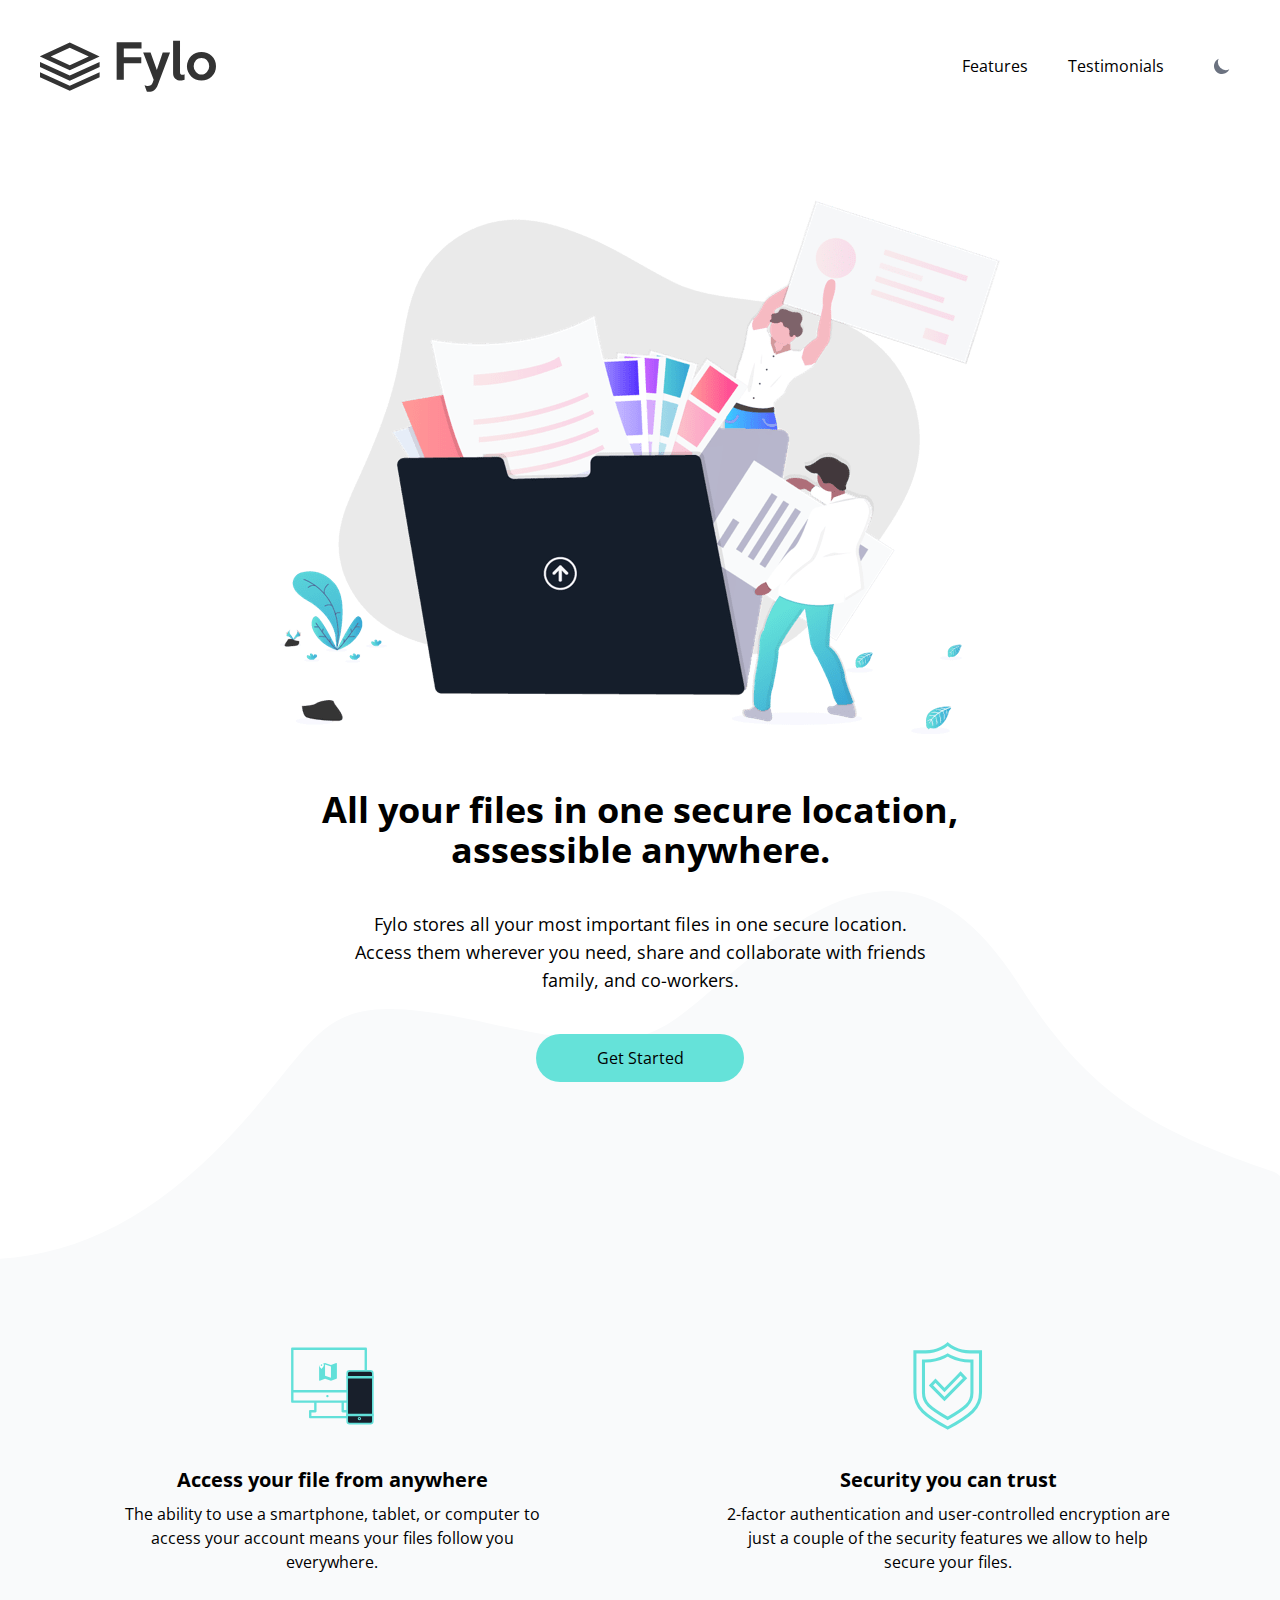
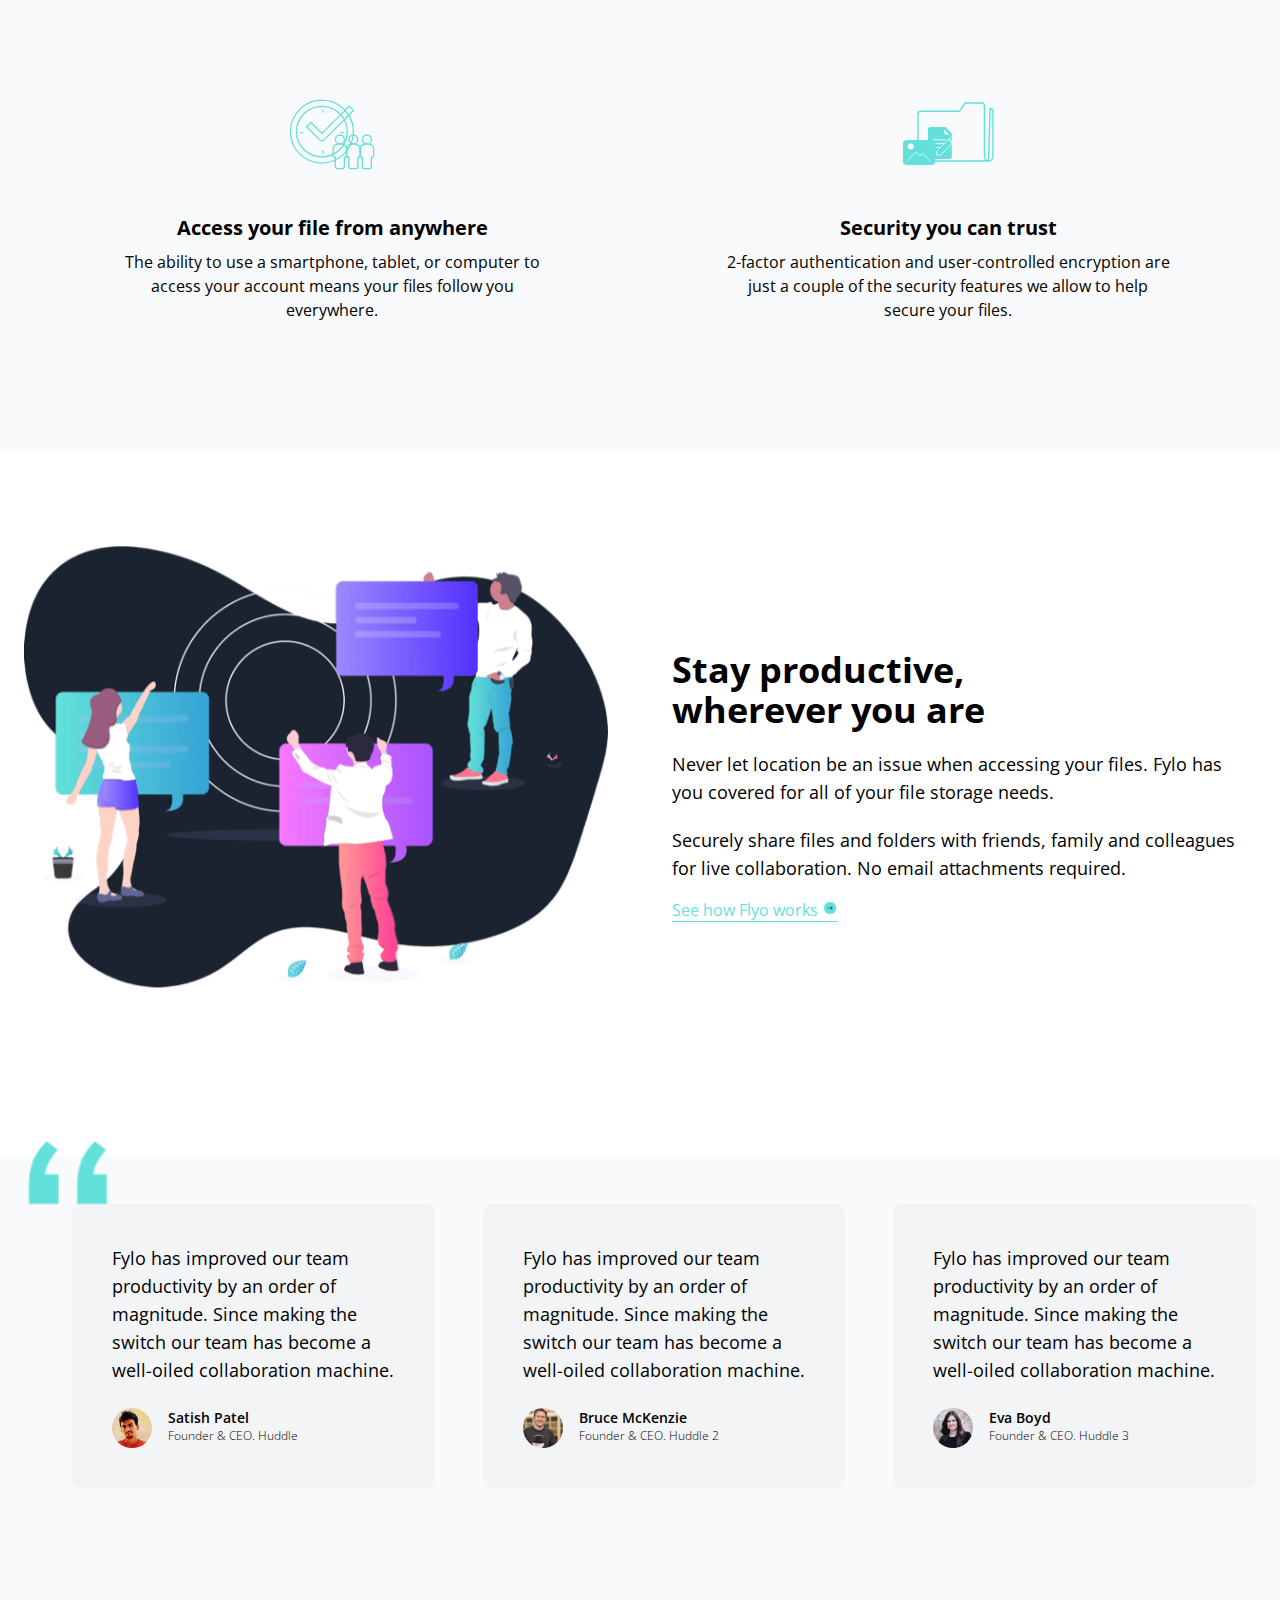
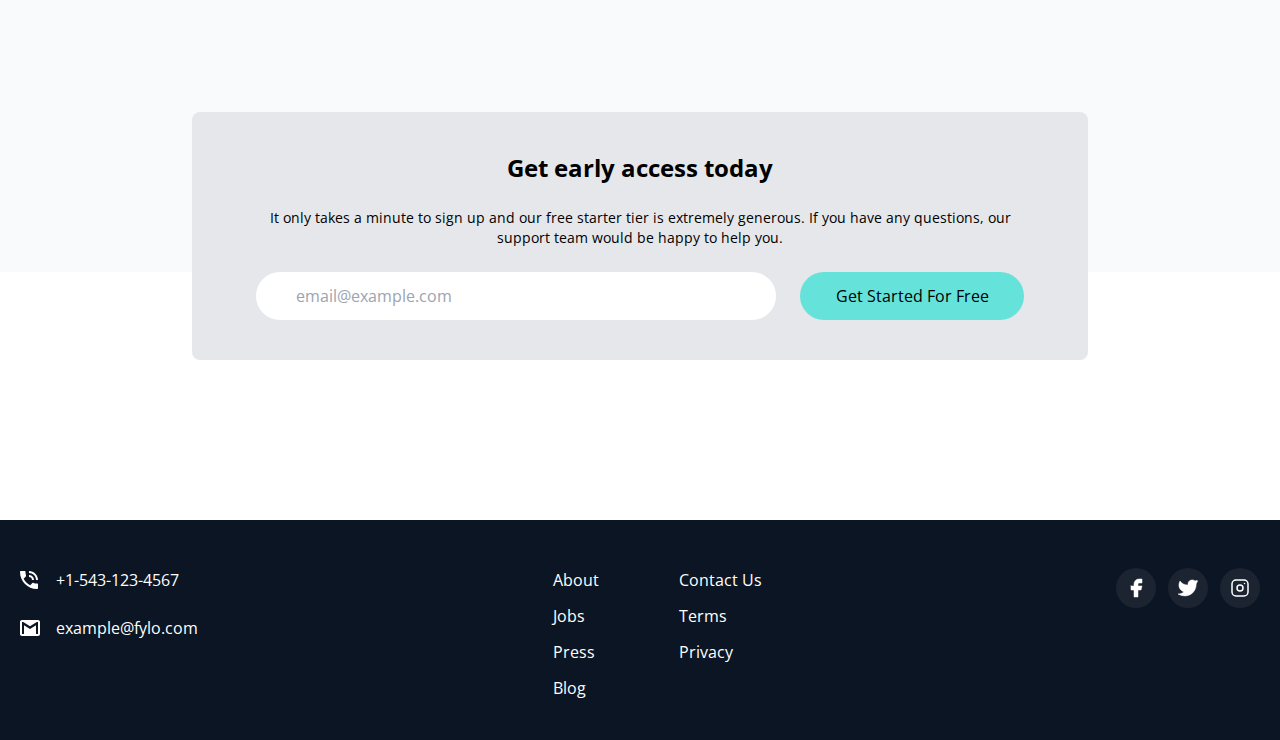
<file: website-projects/fylo/index.html>
<!DOCTYPE html>
<html lang="en" class="scroll-smooth">
  <head>
    <meta charset="UTF-8" />
    <meta http-equiv="X-UA-Compatible" content="IE=edge" />
    <meta name="viewport" content="width=device-width, initial-scale=1.0" />
    <link rel="preconnect" href="https://fonts.googleapis.com" />
    <link rel="preconnect" href="https://fonts.gstatic.com" crossorigin />
    <link
      href="https://fonts.googleapis.com/css2?family=Open+Sans:wght@400;700&family=Raleway:ital,wght@0,400;0,700;1,400&display=swap"
      rel="stylesheet"
    />
    <link rel="stylesheet" href="css/style.css" />
    <script>
      // https://www.freecodecamp.org/news/how-to-build-a-dark-mode-switcher-with-tailwind-css-and-flowbite
      if (
        localStorage.getItem('color-theme') === 'dark' ||
        (!('color-theme' in localStorage) &&
          window.matchMedia('(prefers-color-scheme: dark)').matches)
      ) {
        document.documentElement.classList.add('dark')
      } else {
        document.documentElement.classList.remove('dark')
      }
    </script>
    <script src="js/script.js" defer></script>
    <title>Fylo Website</title>
  </head>
  <body class="dark:bg-darkBlue dark:text-white font-opensans">
    <!-- Header -->
    <header class="container mx-auto mt-10 px-6 text-center h-40 md:h-20">
      <!-- Dynamic Logo -->
      <div
        class="bg-logo-light-mode dark:bg-logo-dark-mode bg-no-repeat h-20 w-48 mx-auto md:mx-0 md:absolute top-10 left-10"
      ></div>
      <!-- Menu -->
      <div
        class="flex items-center justify-center space-x-4 md:space-x-10 md:absolute top-12 right-10"
      >
        <a href="#features" class="hover:text-accentCyan">Features</a>
        <a href="#testimonials" class="hover:text-accentCyan">Testimonials</a>

        <!-- Dark/Light Mode Button -->
        <button
          id="theme-toggle"
          class="text-gray-500 dark:text-gray-400 hover:bg-gray-100 dark:hover:bg-gray-700 focus:outline-none focus:ring-4 focus:ring-gray-200 dark:focus:ring-gray-700 rounded-lg text-sm p-2 5"
        >
          <!-- Dark SVG Icon -->
          <svg
            id="theme-toggle-dark-icon"
            class="w-5 h-5 hidden"
            fill="currentColor"
            viewBox="0 0 20 20"
            xmlns="http://www.w3.org/2000/svg"
          >
            <path
              d="M17.293 13.293A8 8 0 016.707 2.707a8.001 8.001 0 1010.586 10.586z"
            ></path>
          </svg>
          <!-- Light SVG Icon -->
          <svg
            id="theme-toggle-light-icon"
            class="w-5 h-5 hidden"
            fill="currentColor"
            viewBox="0 0 20 20"
            xmlns="http://www.w3.org/2000/svg"
          >
            <path
              d="M10 2a1 1 0 011 1v1a1 1 0 11-2 0V3a1 1 0 011-1zm4 8a4 4 0 11-8 0 4 4 0 018 0zm-.464 4.95l.707.707a1 1 0 001.414-1.414l-.707-.707a1 1 0 00-1.414 1.414zm2.12-10.607a1 1 0 010 1.414l-.706.707a1 1 0 11-1.414-1.414l.707-.707a1 1 0 011.414 0zM17 11a1 1 0 100-2h-1a1 1 0 100 2h1zm-7 4a1 1 0 011 1v1a1 1 0 11-2 0v-1a1 1 0 011-1zM5.05 6.464A1 1 0 106.465 5.05l-.708-.707a1 1 0 00-1.414 1.414l.707.707zm1.414 8.486l-.707.707a1 1 0 01-1.414-1.414l.707-.707a1 1 0 011.414 1.414zM4 11a1 1 0 100-2H3a1 1 0 000 2h1z"
              fill-rule="evenodd"
              clip-rule="evenodd"
            ></path>
          </svg>
        </button>
      </div>
    </header>

    <!-- Hero Section -->
    <section
      id="hero"
      class="bg-curvy-light-mode dark:bg-curvy-dark-mode bg-no-repeat bg-contain bg-bottom"
    >
      <!-- Hero Container -->
      <div class="container mx-auto px-6 text-center md:pt-20 pb-52">
        <img src="images/illustration-intro.png" alt="" class="mx-auto" />
        <h1
          class="max-w-2xl mx-auto mb-10 text-3xl font-bold leading-normal mt-14 md:text-4xl"
        >
          All your files in one secure location, assessible anywhere.
        </h1>
        <p class="max-w-sm mx-auto mb-10 text-sm md:max-w-xl md:text-lg">
          Fylo stores all your most important files in one secure location.
          Access them wherever you need, share and collaborate with friends
          family, and co-workers.
        </p>
        <button class="p-3 rounded-full w-52 bg-accentCyan hover:scale-95">
          Get Started
        </button>
      </div>
    </section>

    <!-- Features Section -->
    <section id="features" class="pt-12 bg-gray-50 dark:bg-darkBlue1">
      <!-- Features Container -->
      <div class="container mx-auto px-6 pb-32">
        <!-- First Row -->
        <div
          class="flex flex-col space-y-24 text-center md:flex-row md:space-y-0"
        >
          <!-- Item 1 -->
          <div class="flex flex-col items-center space-y-2 md:w-1/2">
            <div class="flex items-center justify-center h-24 mb-6">
              <img src="images/icon-access-anywhere.svg" alt="" />
            </div>
            <h3 class="text-xl font-bold">Access your file from anywhere</h3>
            <p class="max-w-md">
              The ability to use a smartphone, tablet, or computer to access
              your account means your files follow you everywhere.
            </p>
          </div>
          <!-- Item 2 -->
          <div class="flex flex-col items-center space-y-2 md:w-1/2">
            <div class="flex items-center justify-center h-24 mb-6">
              <img src="images/icon-security.svg" alt="" />
            </div>
            <h3 class="text-xl font-bold">Security you can trust</h3>
            <p class="max-w-md">
              2-factor authentication and user-controlled encryption are just a
              couple of the security features we allow to help secure your
              files.
            </p>
          </div>
        </div>

        <!-- Second Row -->
        <div
          class="flex flex-col space-y-24 mt-28 text-center md:flex-row md:space-y-0"
        >
          <!-- Item 3 -->
          <div class="flex flex-col items-center space-y-2 md:w-1/2">
            <div class="flex items-center justify-center h-24 mb-6">
              <img src="images/icon-collaboration.svg" alt="" />
            </div>
            <h3 class="text-xl font-bold">Access your file from anywhere</h3>
            <p class="max-w-md">
              The ability to use a smartphone, tablet, or computer to access
              your account means your files follow you everywhere.
            </p>
          </div>
          <!-- Item 4 -->
          <div class="flex flex-col items-center space-y-2 md:w-1/2">
            <div class="flex items-center justify-center h-24 mb-6">
              <img src="images/icon-any-file.svg" alt="" />
            </div>
            <h3 class="text-xl font-bold">Security you can trust</h3>
            <p class="max-w-md">
              2-factor authentication and user-controlled encryption are just a
              couple of the security features we allow to help secure your
              files.
            </p>
          </div>
        </div>
      </div>
    </section>

    <!-- Productive Section -->
    <section id="productive" class="bg-white dark:bg-darkBlue">
      <!-- Productive Container -->
      <div
        class="container flex flex-col items-center mx-auto px-6 pt-24 pb-32 md:flex-row md:space-x-16"
      >
        <!-- Image -->
        <div class="md:w-1/2">
          <img
            src="images/illustration-stay-productive.png"
            alt=""
            class="mb-10"
          />
        </div>
        <!-- Content -->
        <div class="flex flex-col items-start md:w-1/2">
          <div class="flex flex-col space-y-5">
            <h4 class="max-w-md text-xl font-bold md:text-4xl">
              Stay productive, wherever you are
            </h4>
            <p class="text-md md:text-lg">
              Never let location be an issue when accessing your files. Fylo has
              you covered for all of your file storage needs.
            </p>

            <p class="text-md md:text-lg">
              Securely share files and folders with friends, family and
              colleagues for live collaboration. No email attachments required.
            </p>
          </div>

          <!-- Link -->
          <div class="block mt-4">
            <a href="#" class="border-b border-accentCyan text-accentCyan">
              See how Flyo works
              <img src="images/icon-arrow.svg" alt="" class="inline pb-2" />
            </a>
          </div>
        </div>
      </div>
    </section>

    <!-- Testimonials Section -->
    <section id="testimonials" class="bg-gray-50 dark:bg-darkBlue">
      <!-- Testimonials Container -->
      <div class="container mx-auto px-6 pt-12 pb-80 md:pb-96">
        <!-- Boxes Container -->
        <div
          class="relative flex flex-col w-full space-y-6 md:flex-row md:space-y-0 md:space-x-12"
        >
          <!-- Quotes Image -->
          <img
            src="images/bg-quotes.png"
            alt=""
            class="absolute left-1 -top-2 w-10 md:-top-16 md:w-20"
          />

          <!-- Box 1 -->
          <div
            class="flex flex-col p-10 space-y-6 rounded-lg bg-gray-100 dark:bg-darkBlue3 md:w-1/3"
          >
            <p class="text-sm leading-5 md:text-lg">
              Fylo has improved our team productivity by an order of magnitude.
              Since making the switch our team has become a well-oiled
              collaboration machine.
            </p>
            <!-- Customer Info -->
            <div class="flex space-x-4">
              <img
                src="images/profile-1.jpg"
                alt=""
                class="w-10 h-10 rounded-full"
              />
              <div>
                <h5 class="text-sm font-semibold">Satish Patel</h5>
                <p class="text-xs font-extralight">Founder & CEO. Huddle</p>
              </div>
            </div>
          </div>

          <!-- Box 2 -->
          <div
            class="flex flex-col p-10 space-y-6 rounded-lg bg-gray-100 dark:bg-darkBlue3 md:w-1/3"
          >
            <p class="text-sm leading-5 md:text-lg">
              Fylo has improved our team productivity by an order of magnitude.
              Since making the switch our team has become a well-oiled
              collaboration machine.
            </p>
            <!-- Customer Info -->
            <div class="flex space-x-4">
              <img
                src="images/profile-2.jpg"
                alt=""
                class="w-10 h-10 rounded-full"
              />
              <div>
                <h5 class="text-sm font-semibold">Bruce McKenzie</h5>
                <p class="text-xs font-extralight">Founder & CEO. Huddle 2</p>
              </div>
            </div>
          </div>

          <!-- Box 3 -->
          <div
            class="flex flex-col p-10 space-y-6 rounded-lg bg-gray-100 dark:bg-darkBlue3 md:w-1/3"
          >
            <p class="text-sm leading-5 md:text-lg">
              Fylo has improved our team productivity by an order of magnitude.
              Since making the switch our team has become a well-oiled
              collaboration machine.
            </p>
            <!-- Customer Info -->
            <div class="flex space-x-4">
              <img
                src="images/profile-3.jpg"
                alt=""
                class="w-10 h-10 rounded-full"
              />
              <div>
                <h5 class="text-sm font-semibold">Eva Boyd</h5>
                <p class="text-xs font-extralight">Founder & CEO. Huddle 3</p>
              </div>
            </div>
          </div>
        </div>
      </div>
    </section>

    <!-- Early Access Section -->
    <section id="early-access" class="relative px-6 dark:bg-darkBlue2 md:px-0">
      <div
        class="relative -top-40 max-w-4xl mx-auto p-10 px-6 space-y-6 text-center rounded-lg bg-gray-200 dark:bg-darkBlue1 md:px-16"
      >
        <h5 class="text-2xl font-bold">Get early access today</h5>
        <p class="text-sm">
          It only takes a minute to sign up and our free starter tier is
          extremely generous. If you have any questions, our support team would
          be happy to help you.
        </p>
        <!-- Input & Button Container -->
        <div
          class="flex flex-col items-start space-y-6 md:flex-row md:space-y-0 md:space-x-6"
        >
          <div class="w-full md:flex-1">
            <input
              type="text"
              class="w-full px-10 py-3 rounded-full focus:outline-none"
              placeholder="email@example.com"
            />
          </div>

          <button
            class="w-full p-3 px-6 rounded-full bg-accentCyan md:w-56 hover:scale-95"
          >
            Get Started For Free
          </button>
        </div>
      </div>
    </section>

    <!-- Footer -->
    <footer class="bg-darkBlue2 text-white">
      <div class="container mx-auto pt-12 px-5 pb-10">
        <!-- Flex Container For All Items -->
        <div
          class="flex flex-col justify-between space-y-24 md:flex-row md:space-y-0"
        >
          <!-- Email & Phone -->
          <div class="mt-10 space-y-6">
            <div class="flex items-center space-x-3 md:-mt-10">
              <div class="w-6">
                <img src="images/icon-phone.svg" alt="" class="scale-10" />
              </div>
              <div>+1-543-123-4567</div>
            </div>
            <div class="flex items-center space-x-3">
              <div class="w-6">
                <img src="images/icon-email.svg" alt="" class="scale-10" />
              </div>
              <div>example@fylo.com</div>
            </div>
          </div>

          <!-- Menus -->
          <div
            class="flex flex-col space-y-10 text-xl md:text-base md:space-x-20 md:space-y-0 md:flex-row"
          >
            <div class="flex flex-col space-y-3">
              <a href="#">About</a>
              <a href="#">Jobs</a>
              <a href="#">Press</a>
              <a href="#">Blog</a>
            </div>
            <div class="flex flex-col space-y-3">
              <a href="#">Contact Us</a>
              <a href="#">Terms</a>
              <a href="#">Privacy</a>
            </div>
          </div>

          <!-- Social -->
          <div class="flex justify-center pb-10 space-x-3">
            <div>
              <a href="#">
                <img
                  src="images/facebook.svg"
                  alt=""
                  class="p-2 bg-darkBlue rounded-full ficon"
                />
              </a>
            </div>
            <div>
              <a href="#">
                <img
                  src="images/twitter.svg"
                  alt=""
                  class="p-2 bg-darkBlue rounded-full ficon"
                />
              </a>
            </div>
            <div>
              <a href="#">
                <img
                  src="images/instagram.svg"
                  alt=""
                  class="p-2 bg-darkBlue rounded-full ficon"
                />
              </a>
            </div>
          </div>
        </div>
      </div>
    </footer>
  </body>
</html>
</file>
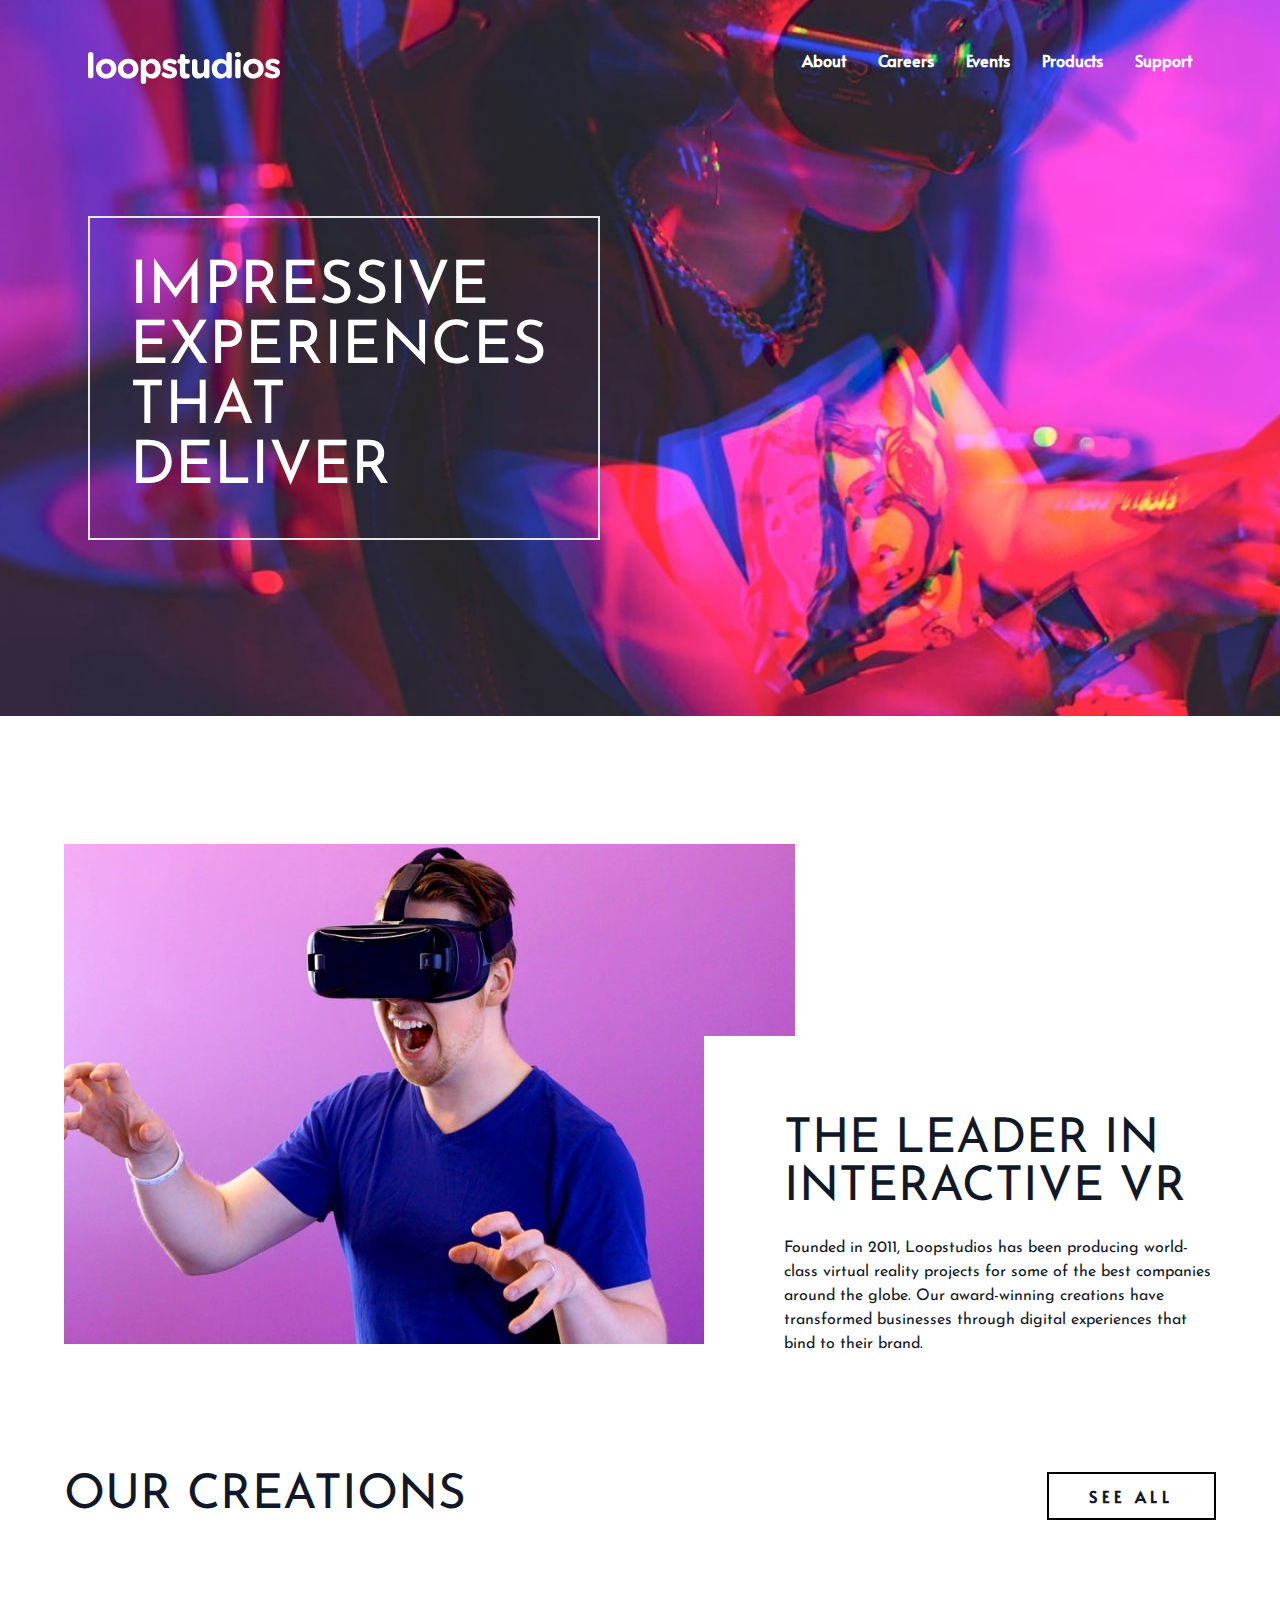
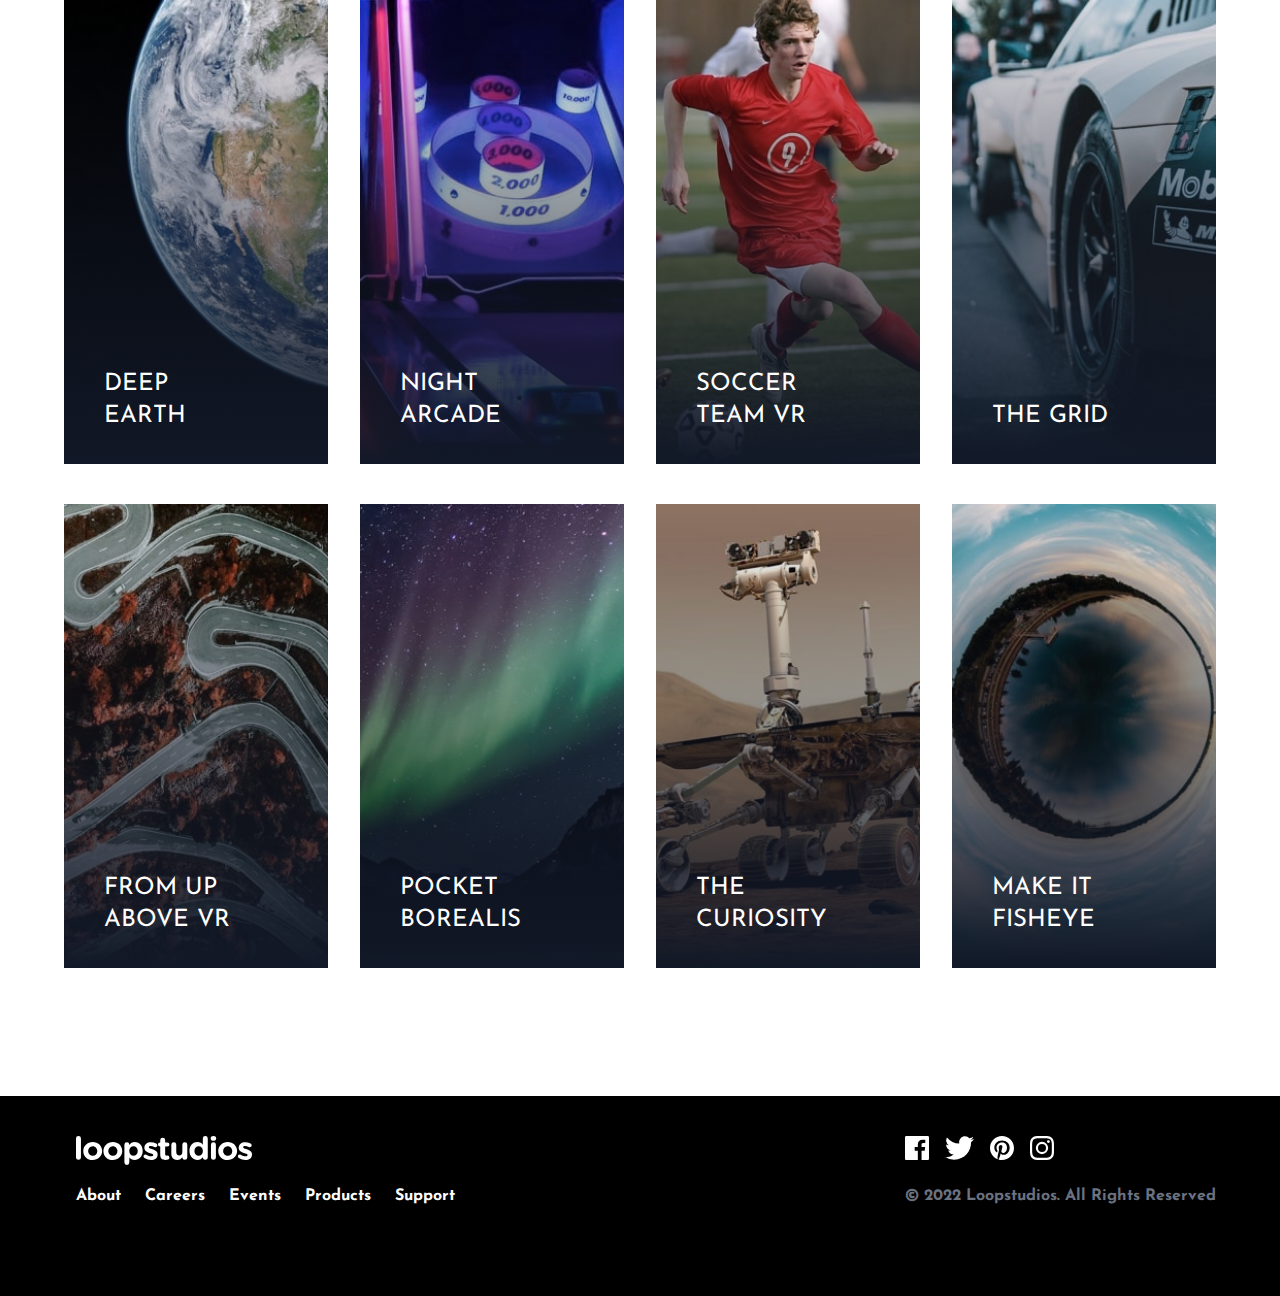
<file: website-projects/loopstudios/index.html>
<!DOCTYPE html>
<html lang="en">
  <head>
    <meta charset="UTF-8" />
    <meta http-equiv="X-UA-Compatible" content="IE=edge" />
    <meta name="viewport" content="width=device-width, initial-scale=1.0" />
    <link rel="preconnect" href="https://fonts.googleapis.com" />
    <link rel="preconnect" href="https://fonts.gstatic.com" crossorigin />
    <link
      href="https://fonts.googleapis.com/css2?family=Alata&family=Josefin+Sans:wght@300&display=swap"
      rel="stylesheet"
    />
    <script src="js/script.js" defer></script>
    <link rel="stylesheet" href="css/style.css" />
    <title>Simple Tailwind Starter</title>
  </head>
  <body>
    <!-- Hero Section -->
    <section id="hero">
      <!-- Hero Container -->
      <div class="container max-w-6xl mx-auto px-6 py-12">
        <!-- Menu/Logo Container -->
        <nav class="flex items-center justify-between font-bold text-white">
          <!-- Logo -->
          <img src="images/logo.svg" alt="" />
          <!-- Menu -->
          <div class="hidden h-10 font-alata md:flex md:space-x-8">
            <div class="group">
              <a href="#">About</a>
              <div
                class="mx-2 group-hover:border-b group-hover:border-blue-50"
              ></div>
            </div>
            <div class="group">
              <a href="#">Careers</a>
              <div
                class="mx-2 group-hover:border-b group-hover:border-blue-50"
              ></div>
            </div>
            <div class="group">
              <a href="#">Events</a>
              <div
                class="mx-2 group-hover:border-b group-hover:border-blue-50"
              ></div>
            </div>
            <div class="group">
              <a href="#">Products</a>
              <div
                class="mx-2 group-hover:border-b group-hover:border-blue-50"
              ></div>
            </div>
            <div class="group">
              <a href="#">Support</a>
              <div
                class="mx-2 group-hover:border-b group-hover:border-blue-50"
              ></div>
            </div>
          </div>
          <!-- Hamburger Button -->
          <div class="md:hidden">
            <button
              id="menu-btn"
              type="button"
              class="z-40 block hamburger md:hidden focus:outline-none close"
            >
              <span class="hamburger-top"></span>
              <span class="hamburger-middle"></span>
              <span class="hamburger-bottom"></span>
            </button>
          </div>
        </nav>

        <!-- Mobile Menu -->
        <div
          id="menu"
          class="absolute top-0 bottom-0 left-0 hidden flex-col self-end w-full min-h-screen py-1 pt-40 pl-12 space-y-3 text-lg text-white uppercase bg-black"
        >
          <a href="#" class="hover:text-pink-500">About</a>
          <a href="#" class="hover:text-pink-500">Careers</a>
          <a href="#" class="hover:text-pink-500">Events</a>
          <a href="#" class="hover:text-pink-500">Products</a>
          <a href="#" class="hover:text-pink-500">Support</a>
        </div>

        <div
          class="max-w-lg mt-32 mb-32 p-4 font-sans text-4xl text-white uppercase border-2 md:p-10 md:m-32 md:mx-0 md:text-6xl"
        >
          Impressive Experiences That Deliver
        </div>
      </div>
    </section>

    <!-- Feature Section -->
    <section id="feature">
      <!-- Feature Container -->
      <div
        class="relative container flex flex-col max-w-6xl mx-auto my-32 px-6 text-gray-900 md:flex-row md:px-0"
      >
        <!-- Image -->
        <img src="images/desktop/image-interactive.jpg" alt="" />

        <!-- Text Container -->
        <div
          class="max-w-lg top-48 pr-0 bg-white md:absolute md:right-0 md:py-20 md:pl-20"
        >
          <h2
            class="max-w-lg mt-10 mb-6 font-sans text-4xl text-center text-gray-900 uppercase md:text-5xl md:mt-0 md:text-left"
          >
            The leader in interactive VR
          </h2>

          <p class="max-w-md text-center md:text-left">
            Founded in 2011, Loopstudios has been producing world-class virtual
            reality projects for some of the best companies around the globe.
            Our award-winning creations have transformed businesses through
            digital experiences that bind to their brand.
          </p>
        </div>
      </div>
    </section>

    <!-- Creations Section -->
    <section id="creations">
      <!-- Creations Container -->
      <div class="container max-w-6xl mx-auto my-32 px-6 text-gray-900 md:px-0">
        <!-- Creations Header -->
        <div class="flex justify-center mb-20 md:justify-between">
          <h2 class="text-4xl text-center uppercase md:text-left md:text-5xl">
            Our Creations
          </h2>

          <button class="hidden btn md:block">See All</button>
        </div>

        <!-- Items Container -->
        <div class="item-container">
          <!-- Item 1 -->
          <div class="group item">
            <!-- Desktop Image -->
            <img
              src="images/desktop/image-deep-earth.jpg"
              alt=""
              class="hidden w-full duration-200 md:block group-hover:scale-110"
            />
            <!-- Mobile Image -->
            <img
              src="images/mobile/image-deep-earth.jpg"
              alt=""
              class="w-full md:hidden"
            />
            <!-- Item Gradient -->
            <div class="item-gradient"></div>
            <!-- Item Text -->
            <h5>Deep Earth</h5>
          </div>

          <!-- Item 2 -->
          <div class="group item">
            <!-- Desktop Image -->
            <img
              src="images/desktop/image-night-arcade.jpg"
              alt=""
              class="hidden w-full duration-200 md:block group-hover:scale-110"
            />
            <!-- Mobile Image -->
            <img
              src="images/mobile/image-night-arcade.jpg"
              alt=""
              class="w-full md:hidden"
            />
            <!-- Item Gradient -->
            <div class="item-gradient"></div>
            <!-- Item Text -->
            <h5>Night Arcade</h5>
          </div>

          <!-- Item 3 -->
          <div class="group item">
            <!-- Desktop Image -->
            <img
              src="images/desktop/image-soccer-team.jpg"
              alt=""
              class="hidden w-full duration-200 md:block group-hover:scale-110"
            />
            <!-- Mobile Image -->
            <img
              src="images/mobile/image-soccer-team.jpg"
              alt=""
              class="w-full md:hidden"
            />
            <!-- Item Gradient -->
            <div class="item-gradient"></div>
            <!-- Item Text -->
            <h5>Soccer Team VR</h5>
          </div>

          <!-- Item 4 -->
          <div class="group item">
            <!-- Desktop Image -->
            <img
              src="images/desktop/image-grid.jpg"
              alt=""
              class="hidden w-full duration-200 md:block group-hover:scale-110"
            />
            <!-- Mobile Image -->
            <img
              src="images/mobile/image-grid.jpg"
              alt=""
              class="w-full md:hidden"
            />
            <!-- Item Gradient -->
            <div class="item-gradient"></div>
            <!-- Item Text -->
            <h5>The Grid</h5>
          </div>
        </div>

        <!-- Item Container 2 -->
        <div class="item-container mt-10">
          <!-- Item 1 -->
          <div class="group item">
            <!-- Desktop Image -->
            <img
              src="images/desktop/image-from-above.jpg"
              alt=""
              class="hidden w-full duration-200 md:block group-hover:scale-110"
            />
            <!-- Mobile Image -->
            <img
              src="images/mobile/image-from-above.jpg"
              alt=""
              class="w-full md:hidden"
            />
            <!-- Item Gradient -->
            <div class="item-gradient"></div>
            <!-- Item Text -->
            <h5>From Up Above VR</h5>
          </div>

          <!-- Item 2 -->
          <div class="group item">
            <!-- Desktop Image -->
            <img
              src="images/desktop/image-pocket-borealis.jpg"
              alt=""
              class="hidden w-full duration-200 md:block group-hover:scale-110"
            />
            <!-- Mobile Image -->
            <img
              src="images/mobile/image-pocket-borealis.jpg"
              alt=""
              class="w-full md:hidden"
            />
            <!-- Item Gradient -->
            <div class="item-gradient"></div>
            <!-- Item Text -->
            <h5>Pocket Borealis</h5>
          </div>

          <!-- Item 3 -->
          <div class="group item">
            <!-- Desktop Image -->
            <img
              src="images/desktop/image-curiosity.jpg"
              alt=""
              class="hidden w-full duration-200 md:block group-hover:scale-110"
            />
            <!-- Mobile Image -->
            <img
              src="images/mobile/image-curiosity.jpg"
              alt=""
              class="w-full md:hidden"
            />
            <!-- Item Gradient -->
            <div class="item-gradient"></div>
            <!-- Item Text -->
            <h5>The Curiosity</h5>
          </div>

          <!-- Item 4 -->
          <div class="group item">
            <!-- Desktop Image -->
            <img
              src="images/desktop/image-fisheye.jpg"
              alt=""
              class="hidden w-full duration-200 md:block group-hover:scale-110"
            />
            <!-- Mobile Image -->
            <img
              src="images/mobile/image-fisheye.jpg"
              alt=""
              class="w-full md:hidden"
            />
            <!-- Item Gradient -->
            <div class="item-gradient"></div>
            <!-- Item Text -->
            <h5>Make It Fisheye</h5>
          </div>
        </div>
        <!-- Bottom Button Container -->
        <div class="flex justify-center mt-10 md:hidden">
          <button class="btn w-full md:hidden">See All</button>
        </div>
      </div>
    </section>

    <footer class="bg-black">
      <!-- Container -->
      <div class="container max-w-6xl py-10 mx-auto">
        <!-- Footer Flex Container -->
        <div
          class="flex flex-col items-center mb-8 space-y-6 md:flex-row md:space-y-0 md:justify-between md:items-start"
        >
          <!-- Menu & Logo Container -->
          <div
            class="flex flex-col items-center space-y-8 md:items-start md:space-y-4"
          >
            <!-- Logo -->
            <div class="h-8">
              <img src="images/logo.svg" alt="" class="w-44 md:ml-3" />
            </div>
            <!-- Menu Container -->
            <div
              class="flex flex-col items-center space-y-4 font-bold text-white md:flex-row md:space-y-0 md:space-x-6 md:ml-3"
            >
              <!-- Item 1 -->
              <div class="h-10 group">
                <a href="#">About</a>
                <div
                  class="mx-2 group-hover:border-b group-hover:border-blue-50"
                ></div>
              </div>
              <!-- Item 2 -->
              <div class="h-10 group">
                <a href="#">Careers</a>
                <div
                  class="mx-2 group-hover:border-b group-hover:border-blue-50"
                ></div>
              </div>
              <!-- Item 3 -->
              <div class="h-10 group">
                <a href="#">Events</a>
                <div
                  class="mx-2 group-hover:border-b group-hover:border-blue-50"
                ></div>
              </div>
              <!-- Item 4 -->
              <div class="h-10 group">
                <a href="#">Products</a>
                <div
                  class="mx-2 group-hover:border-b group-hover:border-blue-50"
                ></div>
              </div>
              <!-- Item 5 -->
              <div class="h-10 group">
                <a href="#">Support</a>
                <div
                  class="mx-2 group-hover:border-b group-hover:border-blue-50"
                ></div>
              </div>
            </div>
          </div>

          <!-- Social & Copy Container -->
          <div
            class="flex flex-col items-start justify-between space-y-4 text-gray-500"
          >
            <!-- icons Container -->
            <div
              class="flex items-center justify-center mx-auto space-x-4 md:justify-end md:mx-0"
            >
              <!-- Icon 1 -->
              <div class="h-8 group">
                <a href="#">
                  <img src="images/icon-facebook.svg" alt="" class="h-6" />
                </a>
              </div>
              <!-- Icon 2 -->
              <div class="h-8 group">
                <a href="#">
                  <img src="images/icon-twitter.svg" alt="" class="h-6" />
                </a>
              </div>
              <!-- Icon 3 -->
              <div class="h-8 group">
                <a href="#">
                  <img src="images/icon-pinterest.svg" alt="" class="h-6" />
                </a>
              </div>
              <!-- Icon 4 -->
              <div class="h-8 group">
                <a href="#">
                  <img src="images/icon-instagram.svg" alt="" class="h-6" />
                </a>
              </div>
            </div>

            <!-- Copy -->
            <div class="font-bold">
              &copy; 2022 Loopstudios. All Rights Reserved
            </div>
          </div>
        </div>
      </div>
    </footer>
  </body>
</html>
</file>
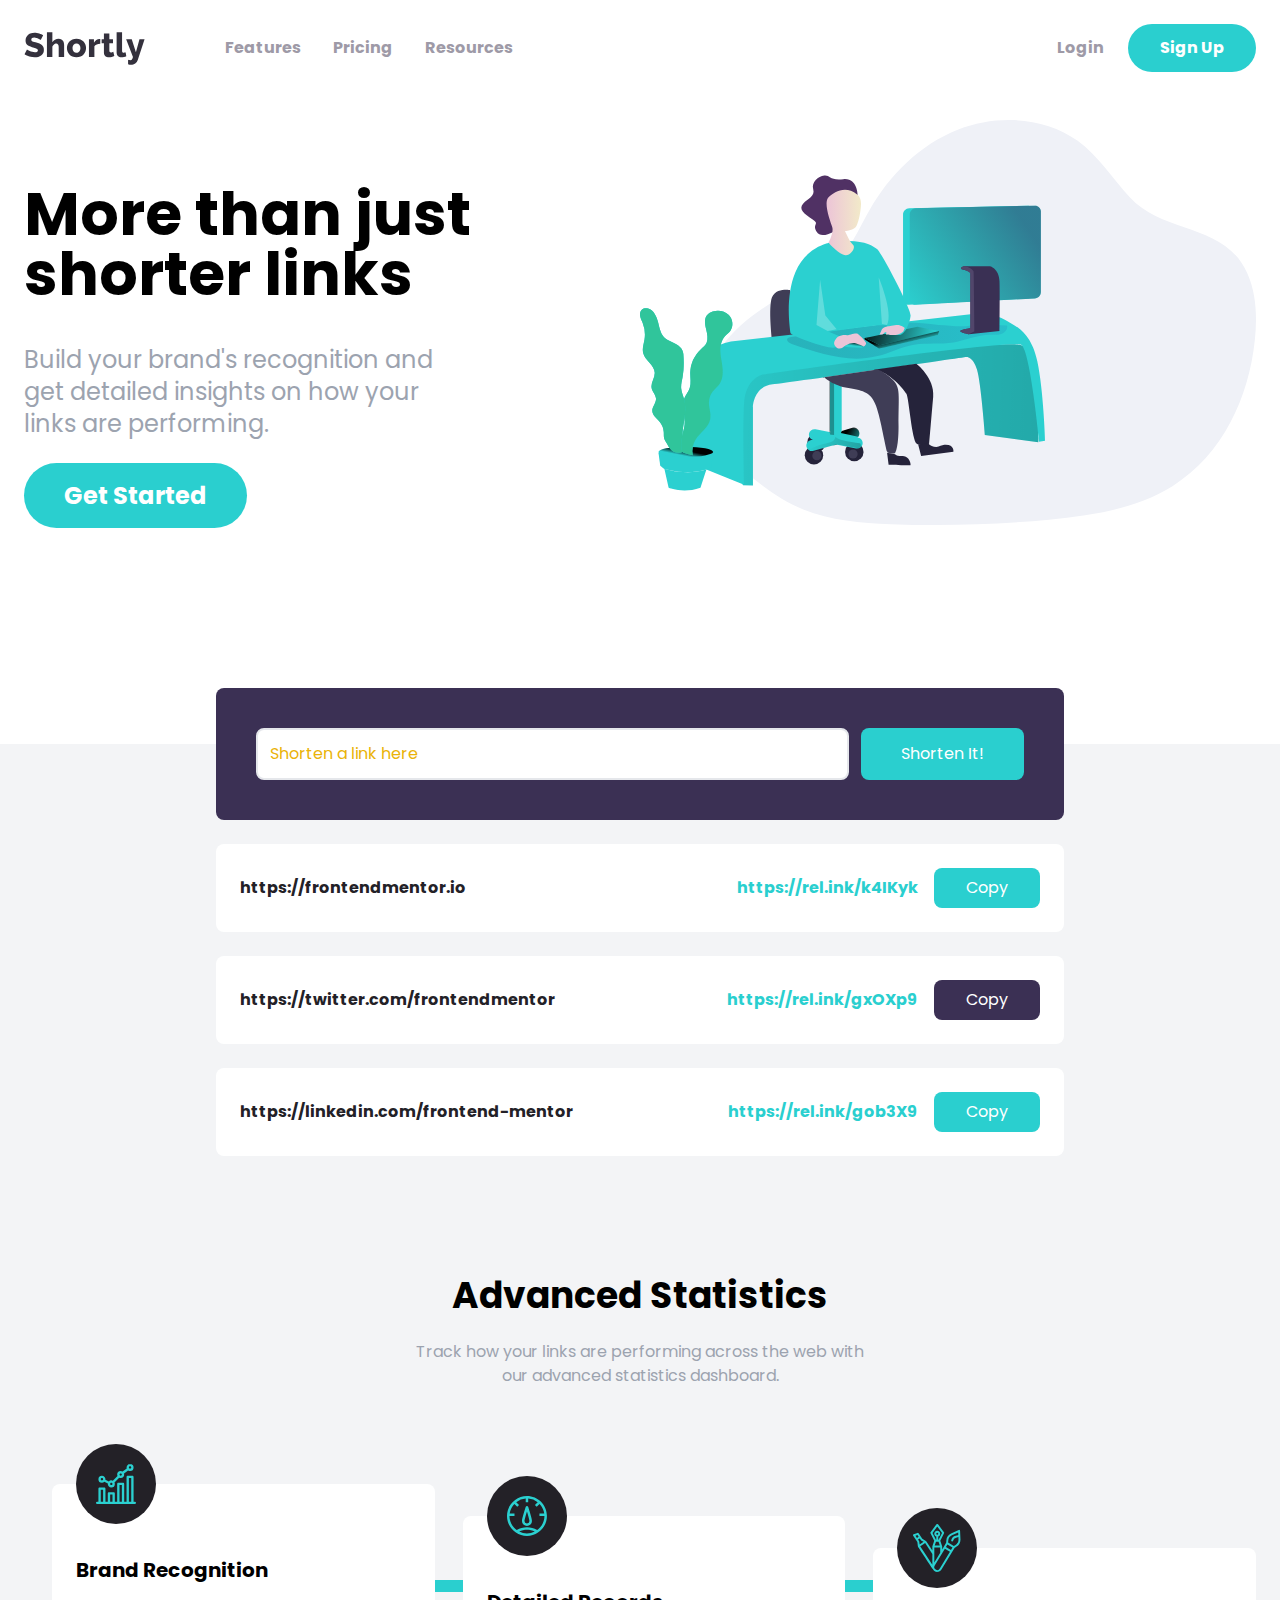
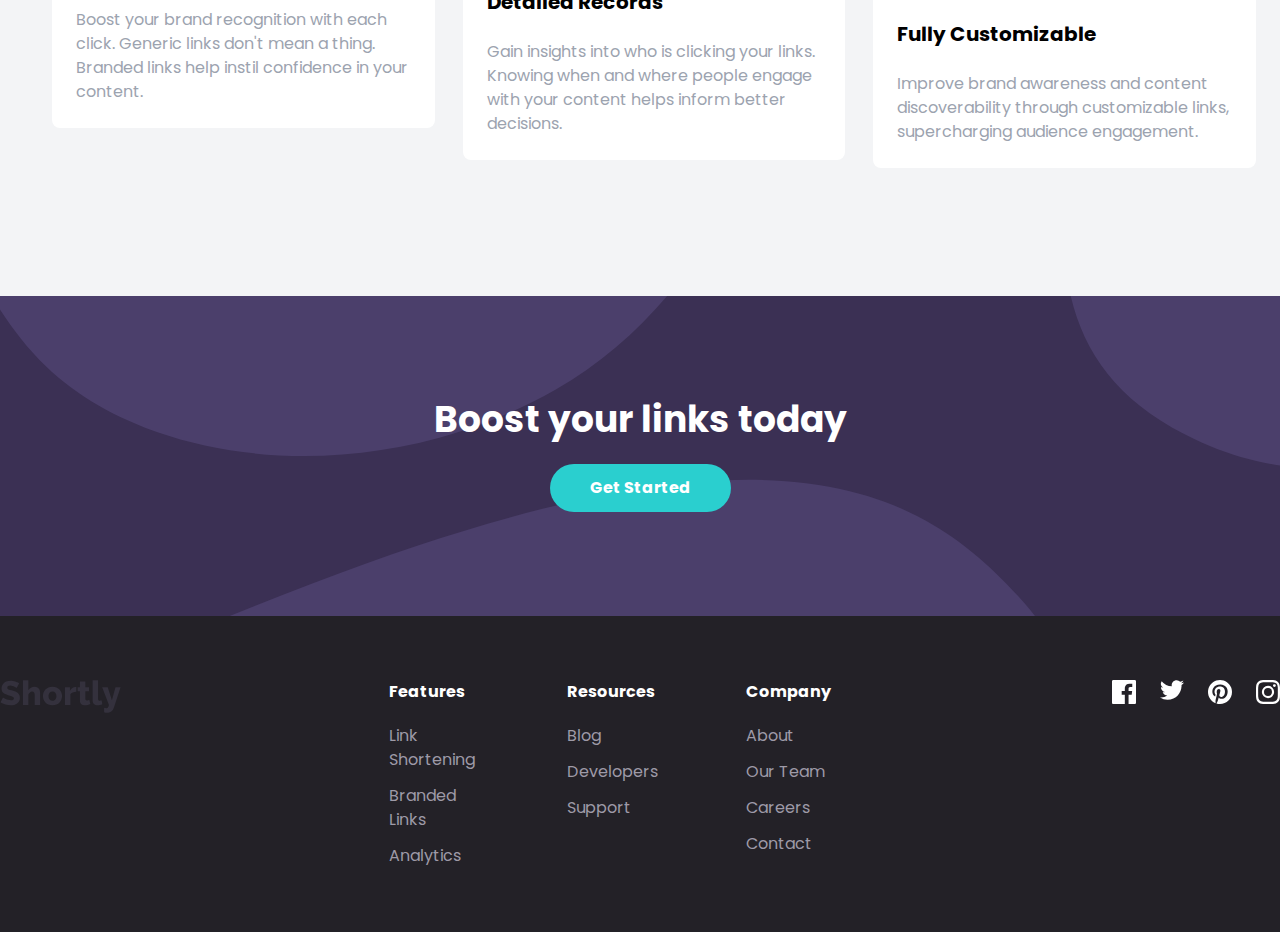
<file: website-projects/shortly/index.html>
<!DOCTYPE html>
<html lang="en">
  <head>
    <meta charset="UTF-8" />
    <meta http-equiv="X-UA-Compatible" content="IE=edge" />
    <meta name="viewport" content="width=device-width, initial-scale=1.0" />
    <link
      rel="shortcut icon"
      type="image/png"
      href="images/favicon-32x32.png"
    />
    <link rel="preconnect" href="https://fonts.googleapis.com" />
    <link rel="preconnect" href="https://fonts.gstatic.com" crossorigin />
    <link
      href="https://fonts.googleapis.com/css2?family=Alata&family=Poppins:wght@400;500;700&display=swap"
      rel="stylesheet"
    />
    <link rel="stylesheet" href="css/style.css" />
    <script src="js/script.js" defer></script>
    <title>Shortly</title>
  </head>
  <body>
    <!-- Nav Container -->
    <nav class="relative container mx-auto p-6">
      <!-- Flex Container For All Items -->
      <div class="flex items-center justify-between">
        <!-- Flex Container For Logo/Menu -->
        <div class="flex items-center space-x-20">
          <!-- Logo -->
          <img src="images/logo.svg" alt="" />
          <!-- Left Menu -->
          <div class="hidden space-x-8 font-bold lg:flex">
            <a href="#" class="text-grayishViolet hover:text-veryDarkViolet"
              >Features</a
            >
            <a href="#" class="text-grayishViolet hover:text-veryDarkViolet"
              >Pricing</a
            >
            <a href="#" class="text-grayishViolet hover:text-veryDarkViolet"
              >Resources</a
            >
          </div>
        </div>

        <!-- Right Buttons Menu -->
        <div
          class="hidden items-center space-x-6 font-bold text-grayishViolet lg:flex"
        >
          <div class="hover:text-veryDarkViolet">Login</div>
          <a
            href="#"
            class="px-8 py-3 font-bold text-white bg-cyan rounded-full hover:opacity-70"
            >Sign Up</a
          >
        </div>

        <!-- Hamburger Button -->
        <button
          id="menu-btn"
          class="block hamburger lg:hidden focus:outline-none"
          type="button"
        >
          <span class="hamburger-top"></span>
          <span class="hamburger-middle"></span>
          <span class="hamburger-bottom"></span>
        </button>
      </div>

      <!-- Mobile Menu -->
      <div
        id="menu"
        class="absolute hidden p-6 rounded-lg bg-darkViolet left-6 right-6 top-20 z-100"
      >
        <div
          class="flex flex-col items-center justify-center w-full space-y-6 font-bold text-white rounded-sm"
        >
          <a href="#" class="w-full text-center">Features</a>
          <a href="#" class="w-full text-center">Pricing</a>
          <a href="#" class="w-full text-center">Resources</a>
          <a href="#" class="w-full pt-6 border-t border-gray-400 text-center"
            >Login</a
          >
          <a href="#" class="w-full py-3 text-center rounded-full bg-cyan"
            >Sign Up</a
          >
        </div>
      </div>
    </nav>

    <!-- Hero Section -->
    <section id="hero">
      <!-- Hero Container -->
      <div class="container flex flex-col-reverse mx-auto p-6 lg:flex-row">
        <!-- Content Container -->
        <div class="flex flex-col space-y-10 mb-44 lg:mt-16 lg:w-1/2 xl:mb-52">
          <h1
            class="text-5xl font-bold text-center lg:text-6xl lg:max-w-md lg:text-left"
          >
            More than just shorter links
          </h1>
          <p
            class="text-2xl text-center text-gray-400 lg:max-w-md lg:text-left"
          >
            Build your brand's recognition and get detailed insights on how your
            links are performing.
          </p>
          <div class="mx-auto lg:mx-0">
            <a
              href="#"
              class="py-5 px-10 text-2xl font-bold text-white bg-cyan rounded-full lg:py-4 hover:opacity-70"
              >Get Started</a
            >
          </div>
        </div>

        <!-- Image -->
        <div class="mb-24 mx-auto md:w-180 lg:mb-0 lg:w-1/2">
          <img src="images/illustration-working.svg" alt="" />
        </div>
      </div>
    </section>

    <!-- Shorten Section -->
    <section id="shorten" class="relative bg-gray-100">
      <!-- Shorten Container -->
      <div class="max-w-4xl mx-auto p-6 space-y-6">
        <!-- Form -->
        <form
          id="link-form"
          class="relative flex flex-col w-full p-10 -mt-20 space-y-4 bg-darkViolet rounded-lg md:flex-row md:space-y-0 md:space-x-3"
        >
          <input
            type="text"
            class="flex-1 p-3 border-2 rounded-lg placeholder-yellow-500 focus:outline-none"
            placeholder="Shorten a link here"
            id="link-input"
          />

          <button
            class="px-10 py-3 text-white bg-cyan rounded-lg hover:bg-cyanLight focus:outline-none md:py-2"
          >
            Shorten It!
          </button>

          <!-- Error Message -->
          <div
            id="err-msg"
            class="absolute left-7 bottom-3 text-red text-sm italic"
          ></div>
        </form>

        <!-- Link 1 -->
        <div
          class="flex flex-col items-center justify-between w-full p-6 bg-white rounded-lg md:flex-row"
        >
          <p class="font-bold text-center text-veryDarkViolet md:text-left">
            https://frontendmentor.io
          </p>

          <div
            class="flex flex-col items-center justify-end flex-1 space-x-4 space-y-2 md:flex-row md:space-y-0"
          >
            <div class="font-bold text-cyan">https://rel.ink/k4IKyk</div>
            <button
              class="p-2 px-8 text-white bg-cyan rounded-lg hover:opacity-70 focus:outline-none"
            >
              Copy
            </button>
          </div>
        </div>

        <!-- Link 2 -->
        <div
          class="flex flex-col items-center justify-between w-full p-6 bg-white rounded-lg md:flex-row"
        >
          <p class="font-bold text-center text-veryDarkViolet md:text-left">
            https://twitter.com/frontendmentor
          </p>

          <div
            class="flex flex-col items-center justify-end flex-1 space-x-4 space-y-2 md:flex-row md:space-y-0"
          >
            <div class="font-bold text-cyan">https://rel.ink/gxOXp9</div>
            <button
              class="p-2 px-8 text-white bg-darkViolet rounded-lg hover:opacity-70 focus:outline-none"
            >
              Copy
            </button>
          </div>
        </div>

        <!-- Link 3 -->
        <div
          class="flex flex-col items-center justify-between w-full p-6 bg-white rounded-lg md:flex-row"
        >
          <p class="font-bold text-center text-veryDarkViolet md:text-left">
            https://linkedin.com/frontend-mentor
          </p>

          <div
            class="flex flex-col items-center justify-end flex-1 space-x-4 space-y-2 md:flex-row md:space-y-0"
          >
            <div class="font-bold text-cyan">https://rel.ink/gob3X9</div>
            <button
              class="p-2 px-8 text-white bg-cyan rounded-lg hover:opacity-70 focus:outline-none"
            >
              Copy
            </button>
          </div>
        </div>
      </div>
    </section>

    <!-- Stats Section -->
    <section id="stats" class="py-24 bg-gray-100">
      <div class="container mx-auto px-3">
        <h2 class="text-4xl mb-6 font-bold text-center">Advanced Statistics</h2>
        <p class="max-w-xs mx-auto text-center text-gray-400 md:max-w-md">
          Track how your links are performing across the web with our advanced
          statistics dashboard.
        </p>
      </div>
    </section>

    <!-- Feature Box Section -->
    <section id="features" class="pb-32 bg-gray-100">
      <div
        class="relative container flex flex-col items-start px-6 mx-auto md:flex-row md:space-x-7"
      >
        <!-- Horizontal Line -->
        <div
          class="hidden absolute top-24 w-10/12 left-16 h-3 bg-cyan md:block"
        ></div>
        <!-- Vertical Line -->
        <div class="absolute w-2 left-1/2 h-full -ml-1 bg-cyan md:hidden"></div>

        <!-- Box 1 -->
        <div
          class="relative flex flex-col p-6 space-y-6 bg-white rounded-lg md:w-1/3"
        >
          <!-- Image Positioning -->
          <div class="absolute -ml-10 left-1/2 -top-10 md:left-16">
            <!-- Image Container For Background & Center -->
            <div
              class="flex items-center justify-center w-20 h-20 p-4 rounded-full bg-veryDarkViolet"
            >
              <img src="images/icon-brand-recognition.svg" alt="" />
            </div>
          </div>
          <h5
            class="pt-6 text-xl font-bold text-center capitalize md:text-left"
          >
            Brand Recognition
          </h5>
          <p class="text-center text-gray-400 md:text-left">
            Boost your brand recognition with each click. Generic links don't
            mean a thing. Branded links help instil confidence in your content.
          </p>
        </div>

        <!-- Box 2 -->
        <div
          class="relative flex flex-col mt-24 p-6 space-y-6 bg-white rounded-lg md:mt-8 md:w-1/3"
        >
          <!-- Image Positioning -->
          <div class="absolute -ml-10 left-1/2 -top-10 md:left-16">
            <!-- Image Container For Background & Center -->
            <div
              class="flex items-center justify-center w-20 h-20 p-4 rounded-full bg-veryDarkViolet"
            >
              <img src="images/icon-detailed-records.svg" alt="" />
            </div>
          </div>
          <h5
            class="pt-6 text-xl font-bold text-center capitalize md:text-left"
          >
            Detailed records
          </h5>
          <p class="text-center text-gray-400 md:text-left">
            Gain insights into who is clicking your links. Knowing when and
            where people engage with your content helps inform better decisions.
          </p>
        </div>

        <!-- Box 3 -->
        <div
          class="relative flex flex-col mt-24 p-6 space-y-6 bg-white rounded-lg md:mt-16 md:w-1/3"
        >
          <!-- Image Positioning -->
          <div class="absolute -ml-10 left-1/2 -top-10 md:left-16">
            <!-- Image Container For Background & Center -->
            <div
              class="flex items-center justify-center w-20 h-20 p-4 rounded-full bg-veryDarkViolet"
            >
              <img src="images/icon-fully-customizable.svg" alt="" />
            </div>
          </div>
          <h5
            class="pt-6 text-xl font-bold text-center capitalize md:text-left"
          >
            Fully customizable
          </h5>
          <p class="text-center text-gray-400 md:text-left">
            Improve brand awareness and content discoverability through
            customizable links, supercharging audience engagement.
          </p>
        </div>
      </div>
    </section>

    <!-- CTA Section -->
    <section id="cta" class="py-24 bg-darkViolet">
      <div class="flex flex-col p-2 space-y-6">
        <h5
          class="mx-auto space-y-10 text-4xl font-bold text-center text-white"
        >
          Boost your links today
        </h5>
        <button
          class="px-10 py-5 mx-auto text-2xl font-bold text-white rounded-full bg-cyan hover:bg-cyanLlight md:text-base md:py-3 focus:outline-none"
        >
          Get Started
        </button>
      </div>
    </section>

    <footer class="py-16 bg-veryDarkViolet">
      <div
        class="container flex flex-col items-center justify-between mx-auto space-y-16 md:flex-row md:space-y-0 md:items-start"
      >
        <!-- Logo -->
        <img src="images/logo.svg" alt="" />

        <!-- Menus Container -->
        <div
          class="flex flex-col space-y-16 md:space-x-20 md:flex-row md:space-y-0"
        >
          <!-- Menu 1 -->
          <div class="flex flex-col items-center w-full md:items-start">
            <div class="mb-5 font-bold text-white capitalize">Features</div>
            <div class="flex flex-col items-center space-y-3 md:items-start">
              <a href="#" class="capitalize text-grayishViolet hover:text-cyan"
                >Link shortening</a
              >
              <a href="#" class="capitalize text-grayishViolet hover:text-cyan"
                >Branded links</a
              >
              <a href="#" class="capitalize text-grayishViolet hover:text-cyan"
                >Analytics</a
              >
            </div>
          </div>

          <!-- Menu 2 -->
          <div class="flex flex-col items-center w-full md:items-start">
            <div class="mb-5 font-bold text-white capitalize">Resources</div>
            <div class="flex flex-col items-center space-y-3 md:items-start">
              <a href="#" class="capitalize text-grayishViolet hover:text-cyan"
                >Blog</a
              >
              <a href="#" class="capitalize text-grayishViolet hover:text-cyan"
                >Developers</a
              >
              <a href="#" class="capitalize text-grayishViolet hover:text-cyan"
                >Support</a
              >
            </div>
          </div>

          <!-- Menu 3 -->
          <div class="flex flex-col items-center w-full md:items-start">
            <div class="mb-5 font-bold text-white capitalize">Company</div>
            <div class="flex flex-col items-center space-y-3 md:items-start">
              <a href="#" class="capitalize text-grayishViolet hover:text-cyan"
                >About</a
              >
              <a href="#" class="capitalize text-grayishViolet hover:text-cyan"
                >Our Team</a
              >
              <a href="#" class="capitalize text-grayishViolet hover:text-cyan"
                >Careers</a
              >
              <a href="#" class="capitalize text-grayishViolet hover:text-cyan"
                >Contact</a
              >
            </div>
          </div>
        </div>

        <!-- Social Container -->
        <div class="flex space-x-6">
          <a href="#">
            <img src="images/icon-facebook.svg" alt="" class="ficon" />
          </a>
          <a href="#">
            <img src="images/icon-twitter.svg" alt="" class="ficon" />
          </a>
          <a href="#">
            <img src="images/icon-pinterest.svg" alt="" class="ficon" />
          </a>
          <a href="#">
            <img src="images/icon-instagram.svg" alt="" class="ficon" />
          </a>
        </div>
      </div>
    </footer>
  </body>
</html>
</file>
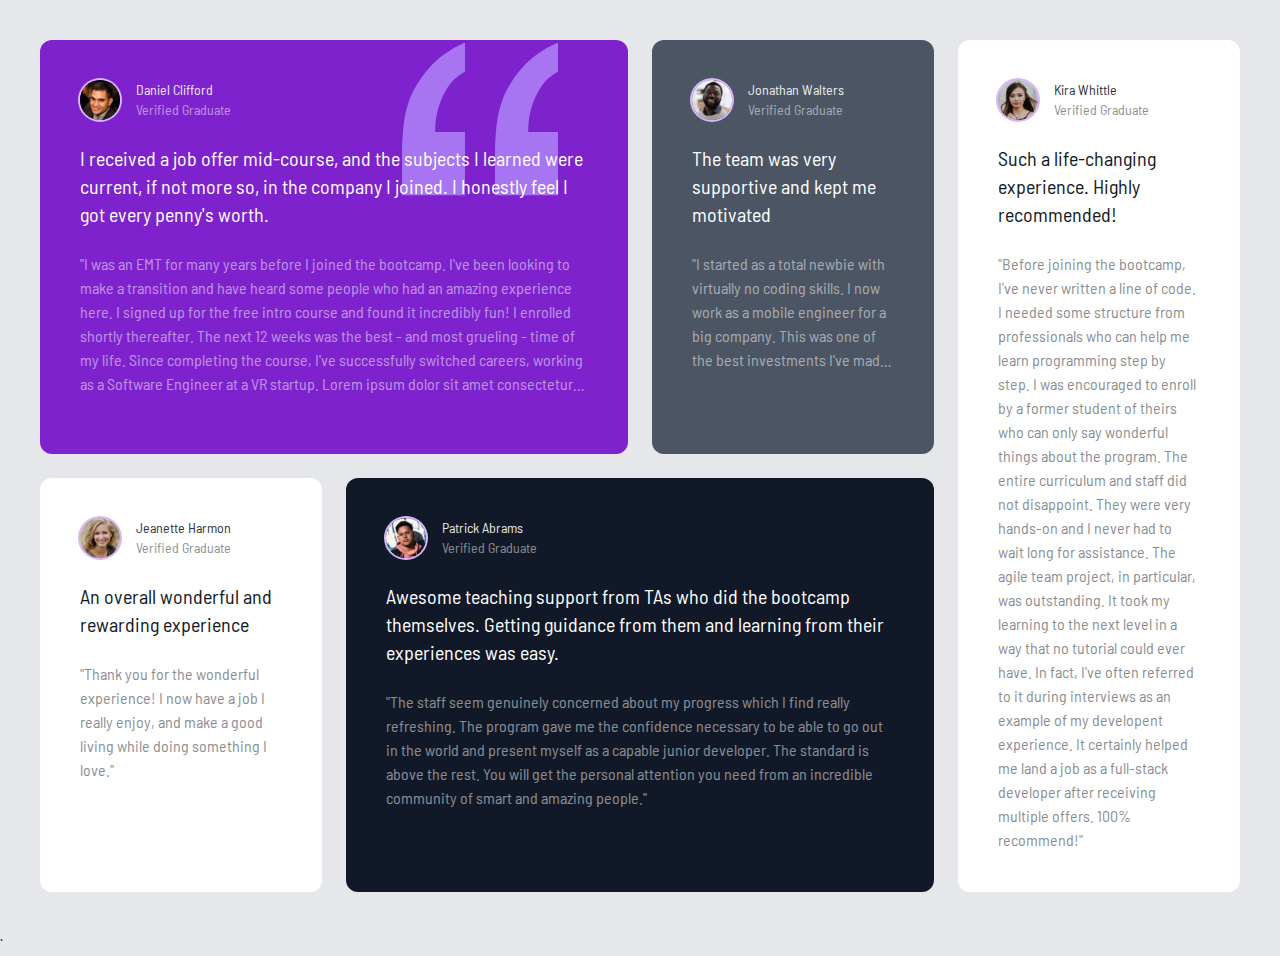
<file: website-projects/testimonial-grid/index.html>
<!DOCTYPE html>
<html lang="en">
  <head>
    <meta charset="UTF-8" />
    <meta http-equiv="X-UA-Compatible" content="IE=edge" />
    <meta name="viewport" content="width=device-width, initial-scale=1.0" />
    <link rel="preconnect" href="https://fonts.googleapis.com" />
    <link rel="preconnect" href="https://fonts.gstatic.com" crossorigin />
    <link
      href="https://fonts.googleapis.com/css2?family=Alata&family=Barlow+Semi+Condensed:wght@400;500;600&display=swap"
      rel="stylesheet"
    />
    <link rel="stylesheet" href="css/style.css" />
    <title>Testimonial Grid</title>
  </head>
  <body class="bg-gray-200">
    <!-- Global Container -->
    <div class="container mx-auto max-w-7xl p-2 md:p-10">
      <!-- Grid Container -->
      <div
        class="grid gap-6 grid-cols-1 text-white md:grid-cols-4 md:grid-rows-2"
      >
        <!-- Box 1 -->
        <div class="relative p-10 rounded-xl bg-purple-700 md:col-span-2">
          <!-- Quotes Image -->
          <img
            src="images/bg-pattern-quotation.svg"
            alt=""
            class="absolute top-3 right-10 scale-125 md:top-7 md:right-24 md:scale-150"
          />
          <!-- Box Header -->
          <div class="flex z-10 space-x-4">
            <img
              src="images/image-daniel.jpg"
              alt=""
              class="w-10 h-10 rounded-full ring-2 ring-purple-300"
            />
            <div class="text-sm">
              <h4 class="opacity-90">Daniel Clifford</h4>
              <p class="opacity-50">Verified Graduate</p>
            </div>
          </div>

          <!-- Large Text -->
          <p class="relative z-10 mt-6 text-xl">
            I received a job offer mid-course, and the subjects I learned were
            current, if not more so, in the company I joined. I honestly feel I
            got every penny's worth.
          </p>

          <!-- Small Text -->
          <p class="mt-6 opacity-50 line-clamp-6">
            "I was an EMT for many years before I joined the bootcamp. I've been
            looking to make a transition and have heard some people who had an
            amazing experience here. I signed up for the free intro course and
            found it incredibly fun! I enrolled shortly thereafter. The next 12
            weeks was the best - and most grueling - time of my life. Since
            completing the course, I've successfully switched careers, working
            as a Software Engineer at a VR startup. Lorem ipsum dolor sit amet
            consectetur adipisicing elit. Ratione vero repudiandae, quasi atque
            officiis eum consectetur odio amet dolorem deleniti repellat
            expedita aut sunt laudantium cum itaque nam voluptatum quod! Quo
            totam sequi omnis deserunt? Sit nam molestiae excepturi,
            perspiciatis labore deleniti eum, eligendi quisquam quod sed nobis
            exercitationem tempora! "
          </p>
        </div>

        <!-- Box 2 -->
        <div class="p-10 rounded-xl bg-gray-600">
          <!-- Box Header -->
          <div class="flex space-x-4">
            <img
              src="images/image-jonathan.jpg"
              alt=""
              class="w-10 h-10 rounded-full ring-2 ring-purple-300"
            />
            <div class="text-sm">
              <h4 class="opacity-90">Jonathan Walters</h4>
              <p class="opacity-50">Verified Graduate</p>
            </div>
          </div>

          <!-- Large Text -->
          <p class="mt-6 text-xl">
            The team was very supportive and kept me motivated
          </p>

          <!-- Small Text -->
          <p class="mt-6 opacity-50 line-clamp-5">
            "I started as a total newbie with virtually no coding skills. I now
            work as a mobile engineer for a big company. This was one of the
            best investments I've made in myself. Lorem ipsum dolor sit amet
            consectetur adipisicing elit. Atque ipsam veritatis natus illum
            ullam ab, nesciunt rerum nobis, quibusdam ad voluptatum rem
            necessitatibus facere nihil deleniti assumenda vel velit neque quia,
            nisi ipsum laudantium impedit eveniet iste. Pariatur, exercitationem
            consequuntur praesentium a est eum velit quos maiores ipsum facere
            tempora! "
          </p>
        </div>

        <!-- Box 3 -->
        <div
          class="hidden p-10 rounded-xl text-gray-900 bg-white md:block md:row-span-2"
        >
          <!-- Box Header -->
          <div class="flex space-x-4">
            <img
              src="images/image-kira.jpg"
              alt=""
              class="w-10 h-10 rounded-full ring-2 ring-purple-300"
            />
            <div class="text-sm">
              <h4 class="opacity-90">Kira Whittle</h4>
              <p class="opacity-50">Verified Graduate</p>
            </div>
          </div>

          <!-- Large Text -->
          <p class="mt-6 text-xl">
            Such a life-changing experience. Highly recommended!
          </p>

          <!-- Small Text -->
          <p class="mt-6 opacity-50">
            "Before joining the bootcamp, I've never written a line of code. I
            needed some structure from professionals who can help me learn
            programming step by step. I was encouraged to enroll by a former
            student of theirs who can only say wonderful things about the
            program. The entire curriculum and staff did not disappoint. They
            were very hands-on and I never had to wait long for assistance. The
            agile team project, in particular, was outstanding. It took my
            learning to the next level in a way that no tutorial could ever
            have. In fact, I've often referred to it during interviews as an
            example of my developent experience. It certainly helped me land a
            job as a full-stack developer after receiving multiple offers. 100%
            recommend!"
          </p>
        </div>

        <!-- Box 4 -->
        <div class="p-10 rounded-xl text-gray-900 bg-white">
          <!-- Box Header -->
          <div class="flex space-x-4">
            <img
              src="images/image-jeanette.jpg"
              alt=""
              class="w-10 h-10 rounded-full ring-2 ring-purple-300"
            />
            <div class="text-sm">
              <h4 class="opacity-90">Jeanette Harmon</h4>
              <p class="opacity-50">Verified Graduate</p>
            </div>
          </div>

          <!-- Large Text -->
          <p class="mt-6 text-xl">
            An overall wonderful and rewarding experience
          </p>

          <!-- Small Text -->
          <p class="mt-6 opacity-50">
            "Thank you for the wonderful experience! I now have a job I really
            enjoy, and make a good living while doing something I love."
          </p>
        </div>

        <!-- Box 5 -->
        <div class="p-10 rounded-xl bg-gray-900 md:col-span-2">
          <!-- Box Header -->
          <div class="flex space-x-4">
            <img
              src="images/image-patrick.jpg"
              alt=""
              class="w-10 h-10 rounded-full ring-2 ring-purple-300"
            />
            <div class="text-sm">
              <h4 class="opacity-90">Patrick Abrams</h4>
              <p class="opacity-50">Verified Graduate</p>
            </div>
          </div>

          <!-- Large Text -->
          <p class="mt-6 text-xl">
            Awesome teaching support from TAs who did the bootcamp themselves.
            Getting guidance from them and learning from their experiences was
            easy.
          </p>

          <!-- Small Text -->
          <p class="mt-6 opacity-50">
            "The staff seem genuinely concerned about my progress which I find
            really refreshing. The program gave me the confidence necessary to
            be able to go out in the world and present myself as a capable
            junior developer. The standard is above the rest. You will get the
            personal attention you need from an incredible community of smart
            and amazing people."
          </p>
        </div>

        <!-- Box 6 -->
        <div class="p-10 rounded-xl text-gray-900 bg-white md:hidden">
          <!-- Box Header -->
          <div class="flex space-x-4">
            <img
              src="images/image-kira.jpg"
              alt=""
              class="w-10 h-10 rounded-full ring-2 ring-purple-300"
            />
            <div class="text-sm">
              <h4 class="opacity-90">Kira Whittle</h4>
              <p class="opacity-50">Verified Graduate</p>
            </div>
          </div>

          <!-- Large Text -->
          <p class="mt-6 text-xl">
            Such a life-changing experience. Highly recommended!
          </p>

          <!-- Small Text -->
          <p class="mt-6 opacity-50">
            "Before joining the bootcamp, I've never written a line of code. I
            needed some structure from professionals who can help me learn
            programming step by step. I was encouraged to enroll by a former
            student of theirs who can only say wonderful things about the
            program. The entire curriculum and staff did not disappoint. They
            were very hands-on and I never had to wait long for assistance. The
            agile team project, in particular, was outstanding. It took my
            learning to the next level in a way that no tutorial could ever
            have. In fact, I've often referred to it during interviews as an
            example of my developent experience. It certainly helped me land a
            job as a full-stack developer after receiving multiple offers. 100%
            recommend!"
          </p>
        </div>
      </div>
    </div>
  </body>
</html>
`
</file>
<file: simple-tailwind-starter/css/style.css>
/*
! tailwindcss v3.0.24 | MIT License | https://tailwindcss.com
*/

/*
1. Prevent padding and border from affecting element width. (https://github.com/mozdevs/cssremedy/issues/4)
2. Allow adding a border to an element by just adding a border-width. (https://github.com/tailwindcss/tailwindcss/pull/116)
*/

*,
::before,
::after {
  box-sizing: border-box;
  /* 1 */
  border-width: 0;
  /* 2 */
  border-style: solid;
  /* 2 */
  border-color: #e5e7eb;
  /* 2 */
}

::before,
::after {
  --tw-content: '';
}

/*
1. Use a consistent sensible line-height in all browsers.
2. Prevent adjustments of font size after orientation changes in iOS.
3. Use a more readable tab size.
4. Use the user's configured `sans` font-family by default.
*/

html {
  line-height: 1.5;
  /* 1 */
  -webkit-text-size-adjust: 100%;
  /* 2 */
  -moz-tab-size: 4;
  /* 3 */
  -o-tab-size: 4;
     tab-size: 4;
  /* 3 */
  font-family: ui-sans-serif, system-ui, -apple-system, BlinkMacSystemFont, "Segoe UI", Roboto, "Helvetica Neue", Arial, "Noto Sans", sans-serif, "Apple Color Emoji", "Segoe UI Emoji", "Segoe UI Symbol", "Noto Color Emoji";
  /* 4 */
}

/*
1. Remove the margin in all browsers.
2. Inherit line-height from `html` so users can set them as a class directly on the `html` element.
*/

body {
  margin: 0;
  /* 1 */
  line-height: inherit;
  /* 2 */
}

/*
1. Add the correct height in Firefox.
2. Correct the inheritance of border color in Firefox. (https://bugzilla.mozilla.org/show_bug.cgi?id=190655)
3. Ensure horizontal rules are visible by default.
*/

hr {
  height: 0;
  /* 1 */
  color: inherit;
  /* 2 */
  border-top-width: 1px;
  /* 3 */
}

/*
Add the correct text decoration in Chrome, Edge, and Safari.
*/

abbr:where([title]) {
  -webkit-text-decoration: underline dotted;
          text-decoration: underline dotted;
}

/*
Remove the default font size and weight for headings.
*/

h1,
h2,
h3,
h4,
h5,
h6 {
  font-size: inherit;
  font-weight: inherit;
}

/*
Reset links to optimize for opt-in styling instead of opt-out.
*/

a {
  color: inherit;
  text-decoration: inherit;
}

/*
Add the correct font weight in Edge and Safari.
*/

b,
strong {
  font-weight: bolder;
}

/*
1. Use the user's configured `mono` font family by default.
2. Correct the odd `em` font sizing in all browsers.
*/

code,
kbd,
samp,
pre {
  font-family: ui-monospace, SFMono-Regular, Menlo, Monaco, Consolas, "Liberation Mono", "Courier New", monospace;
  /* 1 */
  font-size: 1em;
  /* 2 */
}

/*
Add the correct font size in all browsers.
*/

small {
  font-size: 80%;
}

/*
Prevent `sub` and `sup` elements from affecting the line height in all browsers.
*/

sub,
sup {
  font-size: 75%;
  line-height: 0;
  position: relative;
  vertical-align: baseline;
}

sub {
  bottom: -0.25em;
}

sup {
  top: -0.5em;
}

/*
1. Remove text indentation from table contents in Chrome and Safari. (https://bugs.chromium.org/p/chromium/issues/detail?id=999088, https://bugs.webkit.org/show_bug.cgi?id=201297)
2. Correct table border color inheritance in all Chrome and Safari. (https://bugs.chromium.org/p/chromium/issues/detail?id=935729, https://bugs.webkit.org/show_bug.cgi?id=195016)
3. Remove gaps between table borders by default.
*/

table {
  text-indent: 0;
  /* 1 */
  border-color: inherit;
  /* 2 */
  border-collapse: collapse;
  /* 3 */
}

/*
1. Change the font styles in all browsers.
2. Remove the margin in Firefox and Safari.
3. Remove default padding in all browsers.
*/

button,
input,
optgroup,
select,
textarea {
  font-family: inherit;
  /* 1 */
  font-size: 100%;
  /* 1 */
  line-height: inherit;
  /* 1 */
  color: inherit;
  /* 1 */
  margin: 0;
  /* 2 */
  padding: 0;
  /* 3 */
}

/*
Remove the inheritance of text transform in Edge and Firefox.
*/

button,
select {
  text-transform: none;
}

/*
1. Correct the inability to style clickable types in iOS and Safari.
2. Remove default button styles.
*/

button,
[type='button'],
[type='reset'],
[type='submit'] {
  -webkit-appearance: button;
  /* 1 */
  background-color: transparent;
  /* 2 */
  background-image: none;
  /* 2 */
}

/*
Use the modern Firefox focus style for all focusable elements.
*/

:-moz-focusring {
  outline: auto;
}

/*
Remove the additional `:invalid` styles in Firefox. (https://github.com/mozilla/gecko-dev/blob/2f9eacd9d3d995c937b4251a5557d95d494c9be1/layout/style/res/forms.css#L728-L737)
*/

:-moz-ui-invalid {
  box-shadow: none;
}

/*
Add the correct vertical alignment in Chrome and Firefox.
*/

progress {
  vertical-align: baseline;
}

/*
Correct the cursor style of increment and decrement buttons in Safari.
*/

::-webkit-inner-spin-button,
::-webkit-outer-spin-button {
  height: auto;
}

/*
1. Correct the odd appearance in Chrome and Safari.
2. Correct the outline style in Safari.
*/

[type='search'] {
  -webkit-appearance: textfield;
  /* 1 */
  outline-offset: -2px;
  /* 2 */
}

/*
Remove the inner padding in Chrome and Safari on macOS.
*/

::-webkit-search-decoration {
  -webkit-appearance: none;
}

/*
1. Correct the inability to style clickable types in iOS and Safari.
2. Change font properties to `inherit` in Safari.
*/

::-webkit-file-upload-button {
  -webkit-appearance: button;
  /* 1 */
  font: inherit;
  /* 2 */
}

/*
Add the correct display in Chrome and Safari.
*/

summary {
  display: list-item;
}

/*
Removes the default spacing and border for appropriate elements.
*/

blockquote,
dl,
dd,
h1,
h2,
h3,
h4,
h5,
h6,
hr,
figure,
p,
pre {
  margin: 0;
}

fieldset {
  margin: 0;
  padding: 0;
}

legend {
  padding: 0;
}

ol,
ul,
menu {
  list-style: none;
  margin: 0;
  padding: 0;
}

/*
Prevent resizing textareas horizontally by default.
*/

textarea {
  resize: vertical;
}

/*
1. Reset the default placeholder opacity in Firefox. (https://github.com/tailwindlabs/tailwindcss/issues/3300)
2. Set the default placeholder color to the user's configured gray 400 color.
*/

input::-moz-placeholder, textarea::-moz-placeholder {
  opacity: 1;
  /* 1 */
  color: #9ca3af;
  /* 2 */
}

input:-ms-input-placeholder, textarea:-ms-input-placeholder {
  opacity: 1;
  /* 1 */
  color: #9ca3af;
  /* 2 */
}

input::placeholder,
textarea::placeholder {
  opacity: 1;
  /* 1 */
  color: #9ca3af;
  /* 2 */
}

/*
Set the default cursor for buttons.
*/

button,
[role="button"] {
  cursor: pointer;
}

/*
Make sure disabled buttons don't get the pointer cursor.
*/

:disabled {
  cursor: default;
}

/*
1. Make replaced elements `display: block` by default. (https://github.com/mozdevs/cssremedy/issues/14)
2. Add `vertical-align: middle` to align replaced elements more sensibly by default. (https://github.com/jensimmons/cssremedy/issues/14#issuecomment-634934210)
   This can trigger a poorly considered lint error in some tools but is included by design.
*/

img,
svg,
video,
canvas,
audio,
iframe,
embed,
object {
  display: block;
  /* 1 */
  vertical-align: middle;
  /* 2 */
}

/*
Constrain images and videos to the parent width and preserve their intrinsic aspect ratio. (https://github.com/mozdevs/cssremedy/issues/14)
*/

img,
video {
  max-width: 100%;
  height: auto;
}

/*
Ensure the default browser behavior of the `hidden` attribute.
*/

[hidden] {
  display: none;
}

*, ::before, ::after {
  --tw-translate-x: 0;
  --tw-translate-y: 0;
  --tw-rotate: 0;
  --tw-skew-x: 0;
  --tw-skew-y: 0;
  --tw-scale-x: 1;
  --tw-scale-y: 1;
  --tw-pan-x:  ;
  --tw-pan-y:  ;
  --tw-pinch-zoom:  ;
  --tw-scroll-snap-strictness: proximity;
  --tw-ordinal:  ;
  --tw-slashed-zero:  ;
  --tw-numeric-figure:  ;
  --tw-numeric-spacing:  ;
  --tw-numeric-fraction:  ;
  --tw-ring-inset:  ;
  --tw-ring-offset-width: 0px;
  --tw-ring-offset-color: #fff;
  --tw-ring-color: rgb(59 130 246 / 0.5);
  --tw-ring-offset-shadow: 0 0 #0000;
  --tw-ring-shadow: 0 0 #0000;
  --tw-shadow: 0 0 #0000;
  --tw-shadow-colored: 0 0 #0000;
  --tw-blur:  ;
  --tw-brightness:  ;
  --tw-contrast:  ;
  --tw-grayscale:  ;
  --tw-hue-rotate:  ;
  --tw-invert:  ;
  --tw-saturate:  ;
  --tw-sepia:  ;
  --tw-drop-shadow:  ;
  --tw-backdrop-blur:  ;
  --tw-backdrop-brightness:  ;
  --tw-backdrop-contrast:  ;
  --tw-backdrop-grayscale:  ;
  --tw-backdrop-hue-rotate:  ;
  --tw-backdrop-invert:  ;
  --tw-backdrop-opacity:  ;
  --tw-backdrop-saturate:  ;
  --tw-backdrop-sepia:  ;
}

.mb-4 {
  margin-bottom: 1rem;
}

.text-4xl {
  font-size: 2.25rem;
  line-height: 2.5rem;
}
</file>
<file: website-projects/bookmark/css/style.css>
/*
! tailwindcss v3.0.24 | MIT License | https://tailwindcss.com
*/

/*
1. Prevent padding and border from affecting element width. (https://github.com/mozdevs/cssremedy/issues/4)
2. Allow adding a border to an element by just adding a border-width. (https://github.com/tailwindcss/tailwindcss/pull/116)
*/

*,
::before,
::after {
  box-sizing: border-box;
  /* 1 */
  border-width: 0;
  /* 2 */
  border-style: solid;
  /* 2 */
  border-color: #e5e7eb;
  /* 2 */
}

::before,
::after {
  --tw-content: '';
}

/*
1. Use a consistent sensible line-height in all browsers.
2. Prevent adjustments of font size after orientation changes in iOS.
3. Use a more readable tab size.
4. Use the user's configured `sans` font-family by default.
*/

html {
  line-height: 1.5;
  /* 1 */
  -webkit-text-size-adjust: 100%;
  /* 2 */
  -moz-tab-size: 4;
  /* 3 */
  -o-tab-size: 4;
     tab-size: 4;
  /* 3 */
  font-family: Rubik, sans-serif;
  /* 4 */
}

/*
1. Remove the margin in all browsers.
2. Inherit line-height from `html` so users can set them as a class directly on the `html` element.
*/

body {
  margin: 0;
  /* 1 */
  line-height: inherit;
  /* 2 */
}

/*
1. Add the correct height in Firefox.
2. Correct the inheritance of border color in Firefox. (https://bugzilla.mozilla.org/show_bug.cgi?id=190655)
3. Ensure horizontal rules are visible by default.
*/

hr {
  height: 0;
  /* 1 */
  color: inherit;
  /* 2 */
  border-top-width: 1px;
  /* 3 */
}

/*
Add the correct text decoration in Chrome, Edge, and Safari.
*/

abbr:where([title]) {
  -webkit-text-decoration: underline dotted;
          text-decoration: underline dotted;
}

/*
Remove the default font size and weight for headings.
*/

h1,
h2,
h3,
h4,
h5,
h6 {
  font-size: inherit;
  font-weight: inherit;
}

/*
Reset links to optimize for opt-in styling instead of opt-out.
*/

a {
  color: inherit;
  text-decoration: inherit;
}

/*
Add the correct font weight in Edge and Safari.
*/

b,
strong {
  font-weight: bolder;
}

/*
1. Use the user's configured `mono` font family by default.
2. Correct the odd `em` font sizing in all browsers.
*/

code,
kbd,
samp,
pre {
  font-family: ui-monospace, SFMono-Regular, Menlo, Monaco, Consolas, "Liberation Mono", "Courier New", monospace;
  /* 1 */
  font-size: 1em;
  /* 2 */
}

/*
Add the correct font size in all browsers.
*/

small {
  font-size: 80%;
}

/*
Prevent `sub` and `sup` elements from affecting the line height in all browsers.
*/

sub,
sup {
  font-size: 75%;
  line-height: 0;
  position: relative;
  vertical-align: baseline;
}

sub {
  bottom: -0.25em;
}

sup {
  top: -0.5em;
}

/*
1. Remove text indentation from table contents in Chrome and Safari. (https://bugs.chromium.org/p/chromium/issues/detail?id=999088, https://bugs.webkit.org/show_bug.cgi?id=201297)
2. Correct table border color inheritance in all Chrome and Safari. (https://bugs.chromium.org/p/chromium/issues/detail?id=935729, https://bugs.webkit.org/show_bug.cgi?id=195016)
3. Remove gaps between table borders by default.
*/

table {
  text-indent: 0;
  /* 1 */
  border-color: inherit;
  /* 2 */
  border-collapse: collapse;
  /* 3 */
}

/*
1. Change the font styles in all browsers.
2. Remove the margin in Firefox and Safari.
3. Remove default padding in all browsers.
*/

button,
input,
optgroup,
select,
textarea {
  font-family: inherit;
  /* 1 */
  font-size: 100%;
  /* 1 */
  line-height: inherit;
  /* 1 */
  color: inherit;
  /* 1 */
  margin: 0;
  /* 2 */
  padding: 0;
  /* 3 */
}

/*
Remove the inheritance of text transform in Edge and Firefox.
*/

button,
select {
  text-transform: none;
}

/*
1. Correct the inability to style clickable types in iOS and Safari.
2. Remove default button styles.
*/

button,
[type='button'],
[type='reset'],
[type='submit'] {
  -webkit-appearance: button;
  /* 1 */
  background-color: transparent;
  /* 2 */
  background-image: none;
  /* 2 */
}

/*
Use the modern Firefox focus style for all focusable elements.
*/

:-moz-focusring {
  outline: auto;
}

/*
Remove the additional `:invalid` styles in Firefox. (https://github.com/mozilla/gecko-dev/blob/2f9eacd9d3d995c937b4251a5557d95d494c9be1/layout/style/res/forms.css#L728-L737)
*/

:-moz-ui-invalid {
  box-shadow: none;
}

/*
Add the correct vertical alignment in Chrome and Firefox.
*/

progress {
  vertical-align: baseline;
}

/*
Correct the cursor style of increment and decrement buttons in Safari.
*/

::-webkit-inner-spin-button,
::-webkit-outer-spin-button {
  height: auto;
}

/*
1. Correct the odd appearance in Chrome and Safari.
2. Correct the outline style in Safari.
*/

[type='search'] {
  -webkit-appearance: textfield;
  /* 1 */
  outline-offset: -2px;
  /* 2 */
}

/*
Remove the inner padding in Chrome and Safari on macOS.
*/

::-webkit-search-decoration {
  -webkit-appearance: none;
}

/*
1. Correct the inability to style clickable types in iOS and Safari.
2. Change font properties to `inherit` in Safari.
*/

::-webkit-file-upload-button {
  -webkit-appearance: button;
  /* 1 */
  font: inherit;
  /* 2 */
}

/*
Add the correct display in Chrome and Safari.
*/

summary {
  display: list-item;
}

/*
Removes the default spacing and border for appropriate elements.
*/

blockquote,
dl,
dd,
h1,
h2,
h3,
h4,
h5,
h6,
hr,
figure,
p,
pre {
  margin: 0;
}

fieldset {
  margin: 0;
  padding: 0;
}

legend {
  padding: 0;
}

ol,
ul,
menu {
  list-style: none;
  margin: 0;
  padding: 0;
}

/*
Prevent resizing textareas horizontally by default.
*/

textarea {
  resize: vertical;
}

/*
1. Reset the default placeholder opacity in Firefox. (https://github.com/tailwindlabs/tailwindcss/issues/3300)
2. Set the default placeholder color to the user's configured gray 400 color.
*/

input::-moz-placeholder, textarea::-moz-placeholder {
  opacity: 1;
  /* 1 */
  color: #9ca3af;
  /* 2 */
}

input:-ms-input-placeholder, textarea:-ms-input-placeholder {
  opacity: 1;
  /* 1 */
  color: #9ca3af;
  /* 2 */
}

input::placeholder,
textarea::placeholder {
  opacity: 1;
  /* 1 */
  color: #9ca3af;
  /* 2 */
}

/*
Set the default cursor for buttons.
*/

button,
[role="button"] {
  cursor: pointer;
}

/*
Make sure disabled buttons don't get the pointer cursor.
*/

:disabled {
  cursor: default;
}

/*
1. Make replaced elements `display: block` by default. (https://github.com/mozdevs/cssremedy/issues/14)
2. Add `vertical-align: middle` to align replaced elements more sensibly by default. (https://github.com/jensimmons/cssremedy/issues/14#issuecomment-634934210)
   This can trigger a poorly considered lint error in some tools but is included by design.
*/

img,
svg,
video,
canvas,
audio,
iframe,
embed,
object {
  display: block;
  /* 1 */
  vertical-align: middle;
  /* 2 */
}

/*
Constrain images and videos to the parent width and preserve their intrinsic aspect ratio. (https://github.com/mozdevs/cssremedy/issues/14)
*/

img,
video {
  max-width: 100%;
  height: auto;
}

/*
Ensure the default browser behavior of the `hidden` attribute.
*/

[hidden] {
  display: none;
}

*, ::before, ::after {
  --tw-translate-x: 0;
  --tw-translate-y: 0;
  --tw-rotate: 0;
  --tw-skew-x: 0;
  --tw-skew-y: 0;
  --tw-scale-x: 1;
  --tw-scale-y: 1;
  --tw-pan-x:  ;
  --tw-pan-y:  ;
  --tw-pinch-zoom:  ;
  --tw-scroll-snap-strictness: proximity;
  --tw-ordinal:  ;
  --tw-slashed-zero:  ;
  --tw-numeric-figure:  ;
  --tw-numeric-spacing:  ;
  --tw-numeric-fraction:  ;
  --tw-ring-inset:  ;
  --tw-ring-offset-width: 0px;
  --tw-ring-offset-color: #fff;
  --tw-ring-color: rgb(59 130 246 / 0.5);
  --tw-ring-offset-shadow: 0 0 #0000;
  --tw-ring-shadow: 0 0 #0000;
  --tw-shadow: 0 0 #0000;
  --tw-shadow-colored: 0 0 #0000;
  --tw-blur:  ;
  --tw-brightness:  ;
  --tw-contrast:  ;
  --tw-grayscale:  ;
  --tw-hue-rotate:  ;
  --tw-invert:  ;
  --tw-saturate:  ;
  --tw-sepia:  ;
  --tw-drop-shadow:  ;
  --tw-backdrop-blur:  ;
  --tw-backdrop-brightness:  ;
  --tw-backdrop-contrast:  ;
  --tw-backdrop-grayscale:  ;
  --tw-backdrop-hue-rotate:  ;
  --tw-backdrop-invert:  ;
  --tw-backdrop-opacity:  ;
  --tw-backdrop-saturate:  ;
  --tw-backdrop-sepia:  ;
}

.container {
  width: 100%;
}

@media (min-width: 480px) {
  .container {
    max-width: 480px;
  }
}

@media (min-width: 768px) {
  .container {
    max-width: 768px;
  }
}

@media (min-width: 1020px) {
  .container {
    max-width: 1020px;
  }
}

@media (min-width: 1440px) {
  .container {
    max-width: 1440px;
  }
}

.fixed {
  position: fixed;
}

.relative {
  position: relative;
}

.inset-0 {
  top: 0px;
  right: 0px;
  bottom: 0px;
  left: 0px;
}

.z-30 {
  z-index: 30;
}

.z-20 {
  z-index: 20;
}

.z-10 {
  z-index: 10;
}

.m-8 {
  margin: 2rem;
}

.mx-auto {
  margin-left: auto;
  margin-right: auto;
}

.my-6 {
  margin-top: 1.5rem;
  margin-bottom: 1.5rem;
}

.mt-16 {
  margin-top: 4rem;
}

.mb-6 {
  margin-bottom: 1.5rem;
}

.mb-32 {
  margin-bottom: 8rem;
}

.mt-12 {
  margin-top: 3rem;
}

.mt-32 {
  margin-top: 8rem;
}

.mt-4 {
  margin-top: 1rem;
}

.mt-14 {
  margin-top: 3.5rem;
}

.mb-4 {
  margin-bottom: 1rem;
}

.mb-1 {
  margin-bottom: 0.25rem;
}

.block {
  display: block;
}

.flex {
  display: flex;
}

.inline-flex {
  display: inline-flex;
}

.hidden {
  display: none;
}

.h-full {
  height: 100%;
}

.h-6 {
  height: 1.5rem;
}

.max-h-0 {
  max-height: 0px;
}

.w-full {
  width: 100%;
}

.max-w-md {
  max-width: 28rem;
}

.max-w-xl {
  max-width: 36rem;
}

.max-w-lg {
  max-width: 32rem;
}

.max-w-2xl {
  max-width: 42rem;
}

.flex-1 {
  flex: 1 1 0%;
}

.transform {
  transform: translate(var(--tw-translate-x), var(--tw-translate-y)) rotate(var(--tw-rotate)) skewX(var(--tw-skew-x)) skewY(var(--tw-skew-y)) scaleX(var(--tw-scale-x)) scaleY(var(--tw-scale-y));
}

.cursor-pointer {
  cursor: pointer;
}

.flex-col {
  flex-direction: column;
}

.flex-col-reverse {
  flex-direction: column-reverse;
}

.items-start {
  align-items: flex-start;
}

.items-center {
  align-items: center;
}

.justify-center {
  justify-content: center;
}

.justify-between {
  justify-content: space-between;
}

.space-x-10 > :not([hidden]) ~ :not([hidden]) {
  --tw-space-x-reverse: 0;
  margin-right: calc(2.5rem * var(--tw-space-x-reverse));
  margin-left: calc(2.5rem * calc(1 - var(--tw-space-x-reverse)));
}

.space-y-10 > :not([hidden]) ~ :not([hidden]) {
  --tw-space-y-reverse: 0;
  margin-top: calc(2.5rem * calc(1 - var(--tw-space-y-reverse)));
  margin-bottom: calc(2.5rem * var(--tw-space-y-reverse));
}

.space-x-4 > :not([hidden]) ~ :not([hidden]) {
  --tw-space-x-reverse: 0;
  margin-right: calc(1rem * var(--tw-space-x-reverse));
  margin-left: calc(1rem * calc(1 - var(--tw-space-x-reverse)));
}

.space-y-8 > :not([hidden]) ~ :not([hidden]) {
  --tw-space-y-reverse: 0;
  margin-top: calc(2rem * calc(1 - var(--tw-space-y-reverse)));
  margin-bottom: calc(2rem * var(--tw-space-y-reverse));
}

.space-y-4 > :not([hidden]) ~ :not([hidden]) {
  --tw-space-y-reverse: 0;
  margin-top: calc(1rem * calc(1 - var(--tw-space-y-reverse)));
  margin-bottom: calc(1rem * var(--tw-space-y-reverse));
}

.space-y-6 > :not([hidden]) ~ :not([hidden]) {
  --tw-space-y-reverse: 0;
  margin-top: calc(1.5rem * calc(1 - var(--tw-space-y-reverse)));
  margin-bottom: calc(1.5rem * var(--tw-space-y-reverse));
}

.space-y-16 > :not([hidden]) ~ :not([hidden]) {
  --tw-space-y-reverse: 0;
  margin-top: calc(4rem * calc(1 - var(--tw-space-y-reverse)));
  margin-bottom: calc(4rem * var(--tw-space-y-reverse));
}

.divide-y > :not([hidden]) ~ :not([hidden]) {
  --tw-divide-y-reverse: 0;
  border-top-width: calc(1px * calc(1 - var(--tw-divide-y-reverse)));
  border-bottom-width: calc(1px * var(--tw-divide-y-reverse));
}

.divide-gray-500 > :not([hidden]) ~ :not([hidden]) {
  --tw-divide-opacity: 1;
  border-color: rgb(107 114 128 / var(--tw-divide-opacity));
}

.self-end {
  align-self: flex-end;
}

.overflow-hidden {
  overflow: hidden;
}

.overflow-x-hidden {
  overflow-x: hidden;
}

.overflow-x-visible {
  overflow-x: visible;
}

.scroll-smooth {
  scroll-behavior: smooth;
}

.rounded-lg {
  border-radius: 0.5rem;
}

.rounded {
  border-radius: 0.25rem;
}

.border-2 {
  border-width: 2px;
}

.border-b {
  border-bottom-width: 1px;
}

.border-b-4 {
  border-bottom-width: 4px;
}

.border-softRed {
  --tw-border-opacity: 1;
  border-color: hsl(0 94% 66% / var(--tw-border-opacity));
}

.border-softBlue {
  --tw-border-opacity: 1;
  border-color: hsl(231 69% 60% / var(--tw-border-opacity));
}

.border-gray-300 {
  --tw-border-opacity: 1;
  border-color: rgb(209 213 219 / var(--tw-border-opacity));
}

.border-white {
  --tw-border-opacity: 1;
  border-color: rgb(255 255 255 / var(--tw-border-opacity));
}

.bg-softRed {
  --tw-bg-opacity: 1;
  background-color: hsl(0 94% 66% / var(--tw-bg-opacity));
}

.bg-veryDarkBlue {
  --tw-bg-opacity: 1;
  background-color: hsl(229 31% 21% / var(--tw-bg-opacity));
}

.bg-softBlue {
  --tw-bg-opacity: 1;
  background-color: hsl(231 69% 60% / var(--tw-bg-opacity));
}

.bg-gray-300 {
  --tw-bg-opacity: 1;
  background-color: rgb(209 213 219 / var(--tw-bg-opacity));
}

.bg-dots {
  background-image: url('../images/bg-dots.svg');
}

.bg-repeat-x {
  background-repeat: repeat-x;
}

.p-6 {
  padding: 1.5rem;
}

.p-4 {
  padding: 1rem;
}

.px-8 {
  padding-left: 2rem;
  padding-right: 2rem;
}

.py-2 {
  padding-top: 0.5rem;
  padding-bottom: 0.5rem;
}

.px-6 {
  padding-left: 1.5rem;
  padding-right: 1.5rem;
}

.py-1 {
  padding-top: 0.25rem;
  padding-bottom: 0.25rem;
}

.py-3 {
  padding-top: 0.75rem;
  padding-bottom: 0.75rem;
}

.py-5 {
  padding-top: 1.25rem;
  padding-bottom: 1.25rem;
}

.py-32 {
  padding-top: 8rem;
  padding-bottom: 8rem;
}

.px-10 {
  padding-left: 2.5rem;
  padding-right: 2.5rem;
}

.py-6 {
  padding-top: 1.5rem;
  padding-bottom: 1.5rem;
}

.py-24 {
  padding-top: 6rem;
  padding-bottom: 6rem;
}

.px-3 {
  padding-left: 0.75rem;
  padding-right: 0.75rem;
}

.py-16 {
  padding-top: 4rem;
  padding-bottom: 4rem;
}

.pt-24 {
  padding-top: 6rem;
}

.pb-4 {
  padding-bottom: 1rem;
}

.pt-6 {
  padding-top: 1.5rem;
}

.pt-3 {
  padding-top: 0.75rem;
}

.pb-2 {
  padding-bottom: 0.5rem;
}

.text-center {
  text-align: center;
}

.text-justify {
  text-align: justify;
}

.text-3xl {
  font-size: 1.875rem;
  line-height: 2.25rem;
}

.text-lg {
  font-size: 1.125rem;
  line-height: 1.75rem;
}

.text-sm {
  font-size: 0.875rem;
  line-height: 1.25rem;
}

.text-4xl {
  font-size: 2.25rem;
  line-height: 2.5rem;
}

.text-xl {
  font-size: 1.25rem;
  line-height: 1.75rem;
}

.text-base {
  font-size: 1rem;
  line-height: 1.5rem;
}

.font-semibold {
  font-weight: 600;
}

.font-bold {
  font-weight: 700;
}

.font-light {
  font-weight: 300;
}

.uppercase {
  text-transform: uppercase;
}

.capitalize {
  text-transform: capitalize;
}

.tracking-widest {
  letter-spacing: 0.1em;
}

.text-grayishBlue {
  --tw-text-opacity: 1;
  color: hsl(229 8% 60% / var(--tw-text-opacity));
}

.text-white {
  --tw-text-opacity: 1;
  color: rgb(255 255 255 / var(--tw-text-opacity));
}

.text-gray-400 {
  --tw-text-opacity: 1;
  color: rgb(156 163 175 / var(--tw-text-opacity));
}

.text-black {
  --tw-text-opacity: 1;
  color: rgb(0 0 0 / var(--tw-text-opacity));
}

.text-gray-600 {
  --tw-text-opacity: 1;
  color: rgb(75 85 99 / var(--tw-text-opacity));
}

.text-gray-500 {
  --tw-text-opacity: 1;
  color: rgb(107 114 128 / var(--tw-text-opacity));
}

.opacity-90 {
  opacity: 0.9;
}

.shadow-md {
  --tw-shadow: 0 4px 6px -1px rgb(0 0 0 / 0.1), 0 2px 4px -2px rgb(0 0 0 / 0.1);
  --tw-shadow-colored: 0 4px 6px -1px var(--tw-shadow-color), 0 2px 4px -2px var(--tw-shadow-color);
  box-shadow: var(--tw-ring-offset-shadow, 0 0 #0000), var(--tw-ring-shadow, 0 0 #0000), var(--tw-shadow);
}

.shadow-lg {
  --tw-shadow: 0 10px 15px -3px rgb(0 0 0 / 0.1), 0 4px 6px -4px rgb(0 0 0 / 0.1);
  --tw-shadow-colored: 0 10px 15px -3px var(--tw-shadow-color), 0 4px 6px -4px var(--tw-shadow-color);
  box-shadow: var(--tw-ring-offset-shadow, 0 0 #0000), var(--tw-ring-shadow, 0 0 #0000), var(--tw-shadow);
}

.outline-none {
  outline: 2px solid transparent;
  outline-offset: 2px;
}

.transition {
  transition-property: color, background-color, border-color, fill, stroke, opacity, box-shadow, transform, filter, -webkit-text-decoration-color, -webkit-backdrop-filter;
  transition-property: color, background-color, border-color, text-decoration-color, fill, stroke, opacity, box-shadow, transform, filter, backdrop-filter;
  transition-property: color, background-color, border-color, text-decoration-color, fill, stroke, opacity, box-shadow, transform, filter, backdrop-filter, -webkit-text-decoration-color, -webkit-backdrop-filter;
  transition-timing-function: cubic-bezier(0.4, 0, 0.2, 1);
  transition-duration: 150ms;
}

.duration-200 {
  transition-duration: 200ms;
}

.duration-500 {
  transition-duration: 500ms;
}

@media (min-width: 1020px) {
  .bg-hero {
    width: 2000px;
    height: 300px;
    left: 30%;
    position: absolute;
    top: 13rem;
    border-top-left-radius: 9999px;
    border-bottom-left-radius: 9999px;
    --tw-bg-opacity: 1;
    background-color: hsl(231 69% 60% / var(--tw-bg-opacity));
  }

  .bg-tabs {
    width: 2000px;
    height: 300px;
    right: 60%;
    position: absolute;
    top: 15rem;
    border-top-right-radius: 9999px;
    border-bottom-right-radius: 9999px;
    --tw-bg-opacity: 1;
    background-color: hsl(231 69% 60% / var(--tw-bg-opacity));
  }
}

.ficon:hover {
  filter: invert(53%) sepia(38%) saturate(3303%) hue-rotate(326deg)
    brightness(101%) contrast(96%);
}

/* HAMBURGER MENU */

.hamburger {
  cursor: pointer;
  width: 24px;
  height: 24px;
  transition: all 0.25s;
  position: relative;
}

.hamburger-top,
.hamburger-middle,
.hamburger-bottom {
  content: '';
  position: absolute;
  width: 24px;
  height: 3px;
  top: 0;
  left: 0;
  background: #000;
  transform: rotate(0);
  transition: all 0.5s;
}

.hamburger-middle {
  transform: translateY(7px);
}

.hamburger-bottom {
  transform: translateY(14px);
  background: #000;
}

.open {
  transform: rotate(90deg);
  transform: translateY(0px);
  position: fixed;
  top: 50px;
  right: 25px;
}

.open .hamburger-top {
  transform: rotate(45deg) translateY(6px) translateX(6px);
  background-color: #fff;
}

.open .hamburger-middle {
  display: none;
}

.open .hamburger-bottom {
  transform: rotate(-45deg) translateY(6px) translateX(-6px);
  background-color: #fff;
}

.hover\:border-2:hover {
  border-width: 2px;
}

.hover\:border-softBlue:hover {
  --tw-border-opacity: 1;
  border-color: hsl(231 69% 60% / var(--tw-border-opacity));
}

.hover\:bg-white:hover {
  --tw-bg-opacity: 1;
  background-color: rgb(255 255 255 / var(--tw-bg-opacity));
}

.hover\:text-softRed:hover {
  --tw-text-opacity: 1;
  color: hsl(0 94% 66% / var(--tw-text-opacity));
}

.hover\:text-softBlue:hover {
  --tw-text-opacity: 1;
  color: hsl(231 69% 60% / var(--tw-text-opacity));
}

.hover\:text-gray-600:hover {
  --tw-text-opacity: 1;
  color: rgb(75 85 99 / var(--tw-text-opacity));
}

.hover\:opacity-90:hover {
  opacity: 0.9;
}

.focus\:outline-none:focus {
  outline: 2px solid transparent;
  outline-offset: 2px;
}

.group:hover .group-hover\:text-red-500 {
  --tw-text-opacity: 1;
  color: rgb(239 68 68 / var(--tw-text-opacity));
}

.group:focus .group-focus\:max-h-screen {
  max-height: 100vh;
}

.group:focus .group-focus\:-rotate-180 {
  --tw-rotate: -180deg;
  transform: translate(var(--tw-translate-x), var(--tw-translate-y)) rotate(var(--tw-rotate)) skewX(var(--tw-skew-x)) skewY(var(--tw-skew-y)) scaleX(var(--tw-scale-x)) scaleY(var(--tw-scale-y));
}

.group:focus .group-focus\:text-red-500 {
  --tw-text-opacity: 1;
  color: rgb(239 68 68 / var(--tw-text-opacity));
}

@media (min-width: 768px) {
  .md\:mx-0 {
    margin-left: 0px;
    margin-right: 0px;
  }

  .md\:mt-0 {
    margin-top: 0px;
  }

  .md\:mt-8 {
    margin-top: 2rem;
  }

  .md\:mt-16 {
    margin-top: 4rem;
  }

  .md\:mr-3 {
    margin-right: 0.75rem;
  }

  .md\:mb-0 {
    margin-bottom: 0px;
  }

  .md\:flex {
    display: flex;
  }

  .md\:inline-flex {
    display: inline-flex;
  }

  .md\:hidden {
    display: none;
  }

  .md\:w-1\/3 {
    width: 33.333333%;
  }

  .md\:w-1\/2 {
    width: 50%;
  }

  .md\:flex-row {
    flex-direction: row;
  }

  .md\:space-x-10 > :not([hidden]) ~ :not([hidden]) {
    --tw-space-x-reverse: 0;
    margin-right: calc(2.5rem * var(--tw-space-x-reverse));
    margin-left: calc(2.5rem * calc(1 - var(--tw-space-x-reverse)));
  }

  .md\:space-x-7 > :not([hidden]) ~ :not([hidden]) {
    --tw-space-x-reverse: 0;
    margin-right: calc(1.75rem * var(--tw-space-x-reverse));
    margin-left: calc(1.75rem * calc(1 - var(--tw-space-x-reverse)));
  }

  .md\:space-y-0 > :not([hidden]) ~ :not([hidden]) {
    --tw-space-y-reverse: 0;
    margin-top: calc(0px * calc(1 - var(--tw-space-y-reverse)));
    margin-bottom: calc(0px * var(--tw-space-y-reverse));
  }

  .md\:space-x-4 > :not([hidden]) ~ :not([hidden]) {
    --tw-space-x-reverse: 0;
    margin-right: calc(1rem * var(--tw-space-x-reverse));
    margin-left: calc(1rem * calc(1 - var(--tw-space-x-reverse)));
  }

  .md\:space-x-14 > :not([hidden]) ~ :not([hidden]) {
    --tw-space-x-reverse: 0;
    margin-right: calc(3.5rem * var(--tw-space-x-reverse));
    margin-left: calc(3.5rem * calc(1 - var(--tw-space-x-reverse)));
  }

  .md\:border-b-0 {
    border-bottom-width: 0px;
  }

  .md\:px-6 {
    padding-left: 1.5rem;
    padding-right: 1.5rem;
  }

  .md\:px-0 {
    padding-left: 0px;
    padding-right: 0px;
  }

  .md\:text-left {
    text-align: left;
  }

  .md\:text-base {
    font-size: 1rem;
    line-height: 1.5rem;
  }

  .md\:text-4xl {
    font-size: 2.25rem;
    line-height: 2.5rem;
  }
}

@media (min-width: 1020px) {
  .lg\:top-24 {
    top: 6rem;
  }

  .lg\:mx-0 {
    margin-left: 0px;
    margin-right: 0px;
  }

  .lg\:mb-0 {
    margin-bottom: 0px;
  }

  .lg\:mt-16 {
    margin-top: 4rem;
  }

  .lg\:mt-0 {
    margin-top: 0px;
  }

  .lg\:w-1\/2 {
    width: 50%;
  }

  .lg\:flex-row {
    flex-direction: row;
  }

  .lg\:justify-start {
    justify-content: flex-start;
  }

  .lg\:text-left {
    text-align: left;
  }

  .lg\:text-6xl {
    font-size: 3.75rem;
    line-height: 1;
  }

  .lg\:text-2xl {
    font-size: 1.5rem;
    line-height: 2rem;
  }
}

@media (min-width: 1440px) {
  .xl\:top-0 {
    top: 0px;
  }
}
</file>
<file: website-projects/clipboard/css/style.css>
/*
! tailwindcss v3.0.24 | MIT License | https://tailwindcss.com
*/

/*
1. Prevent padding and border from affecting element width. (https://github.com/mozdevs/cssremedy/issues/4)
2. Allow adding a border to an element by just adding a border-width. (https://github.com/tailwindcss/tailwindcss/pull/116)
*/

*,
::before,
::after {
  box-sizing: border-box;
  /* 1 */
  border-width: 0;
  /* 2 */
  border-style: solid;
  /* 2 */
  border-color: #e5e7eb;
  /* 2 */
}

::before,
::after {
  --tw-content: '';
}

/*
1. Use a consistent sensible line-height in all browsers.
2. Prevent adjustments of font size after orientation changes in iOS.
3. Use a more readable tab size.
4. Use the user's configured `sans` font-family by default.
*/

html {
  line-height: 1.5;
  /* 1 */
  -webkit-text-size-adjust: 100%;
  /* 2 */
  -moz-tab-size: 4;
  /* 3 */
  -o-tab-size: 4;
     tab-size: 4;
  /* 3 */
  font-family: Bai Jamjuree, sans-serif;
  /* 4 */
}

/*
1. Remove the margin in all browsers.
2. Inherit line-height from `html` so users can set them as a class directly on the `html` element.
*/

body {
  margin: 0;
  /* 1 */
  line-height: inherit;
  /* 2 */
}

/*
1. Add the correct height in Firefox.
2. Correct the inheritance of border color in Firefox. (https://bugzilla.mozilla.org/show_bug.cgi?id=190655)
3. Ensure horizontal rules are visible by default.
*/

hr {
  height: 0;
  /* 1 */
  color: inherit;
  /* 2 */
  border-top-width: 1px;
  /* 3 */
}

/*
Add the correct text decoration in Chrome, Edge, and Safari.
*/

abbr:where([title]) {
  -webkit-text-decoration: underline dotted;
          text-decoration: underline dotted;
}

/*
Remove the default font size and weight for headings.
*/

h1,
h2,
h3,
h4,
h5,
h6 {
  font-size: inherit;
  font-weight: inherit;
}

/*
Reset links to optimize for opt-in styling instead of opt-out.
*/

a {
  color: inherit;
  text-decoration: inherit;
}

/*
Add the correct font weight in Edge and Safari.
*/

b,
strong {
  font-weight: bolder;
}

/*
1. Use the user's configured `mono` font family by default.
2. Correct the odd `em` font sizing in all browsers.
*/

code,
kbd,
samp,
pre {
  font-family: ui-monospace, SFMono-Regular, Menlo, Monaco, Consolas, "Liberation Mono", "Courier New", monospace;
  /* 1 */
  font-size: 1em;
  /* 2 */
}

/*
Add the correct font size in all browsers.
*/

small {
  font-size: 80%;
}

/*
Prevent `sub` and `sup` elements from affecting the line height in all browsers.
*/

sub,
sup {
  font-size: 75%;
  line-height: 0;
  position: relative;
  vertical-align: baseline;
}

sub {
  bottom: -0.25em;
}

sup {
  top: -0.5em;
}

/*
1. Remove text indentation from table contents in Chrome and Safari. (https://bugs.chromium.org/p/chromium/issues/detail?id=999088, https://bugs.webkit.org/show_bug.cgi?id=201297)
2. Correct table border color inheritance in all Chrome and Safari. (https://bugs.chromium.org/p/chromium/issues/detail?id=935729, https://bugs.webkit.org/show_bug.cgi?id=195016)
3. Remove gaps between table borders by default.
*/

table {
  text-indent: 0;
  /* 1 */
  border-color: inherit;
  /* 2 */
  border-collapse: collapse;
  /* 3 */
}

/*
1. Change the font styles in all browsers.
2. Remove the margin in Firefox and Safari.
3. Remove default padding in all browsers.
*/

button,
input,
optgroup,
select,
textarea {
  font-family: inherit;
  /* 1 */
  font-size: 100%;
  /* 1 */
  line-height: inherit;
  /* 1 */
  color: inherit;
  /* 1 */
  margin: 0;
  /* 2 */
  padding: 0;
  /* 3 */
}

/*
Remove the inheritance of text transform in Edge and Firefox.
*/

button,
select {
  text-transform: none;
}

/*
1. Correct the inability to style clickable types in iOS and Safari.
2. Remove default button styles.
*/

button,
[type='button'],
[type='reset'],
[type='submit'] {
  -webkit-appearance: button;
  /* 1 */
  background-color: transparent;
  /* 2 */
  background-image: none;
  /* 2 */
}

/*
Use the modern Firefox focus style for all focusable elements.
*/

:-moz-focusring {
  outline: auto;
}

/*
Remove the additional `:invalid` styles in Firefox. (https://github.com/mozilla/gecko-dev/blob/2f9eacd9d3d995c937b4251a5557d95d494c9be1/layout/style/res/forms.css#L728-L737)
*/

:-moz-ui-invalid {
  box-shadow: none;
}

/*
Add the correct vertical alignment in Chrome and Firefox.
*/

progress {
  vertical-align: baseline;
}

/*
Correct the cursor style of increment and decrement buttons in Safari.
*/

::-webkit-inner-spin-button,
::-webkit-outer-spin-button {
  height: auto;
}

/*
1. Correct the odd appearance in Chrome and Safari.
2. Correct the outline style in Safari.
*/

[type='search'] {
  -webkit-appearance: textfield;
  /* 1 */
  outline-offset: -2px;
  /* 2 */
}

/*
Remove the inner padding in Chrome and Safari on macOS.
*/

::-webkit-search-decoration {
  -webkit-appearance: none;
}

/*
1. Correct the inability to style clickable types in iOS and Safari.
2. Change font properties to `inherit` in Safari.
*/

::-webkit-file-upload-button {
  -webkit-appearance: button;
  /* 1 */
  font: inherit;
  /* 2 */
}

/*
Add the correct display in Chrome and Safari.
*/

summary {
  display: list-item;
}

/*
Removes the default spacing and border for appropriate elements.
*/

blockquote,
dl,
dd,
h1,
h2,
h3,
h4,
h5,
h6,
hr,
figure,
p,
pre {
  margin: 0;
}

fieldset {
  margin: 0;
  padding: 0;
}

legend {
  padding: 0;
}

ol,
ul,
menu {
  list-style: none;
  margin: 0;
  padding: 0;
}

/*
Prevent resizing textareas horizontally by default.
*/

textarea {
  resize: vertical;
}

/*
1. Reset the default placeholder opacity in Firefox. (https://github.com/tailwindlabs/tailwindcss/issues/3300)
2. Set the default placeholder color to the user's configured gray 400 color.
*/

input::-moz-placeholder, textarea::-moz-placeholder {
  opacity: 1;
  /* 1 */
  color: #9ca3af;
  /* 2 */
}

input:-ms-input-placeholder, textarea:-ms-input-placeholder {
  opacity: 1;
  /* 1 */
  color: #9ca3af;
  /* 2 */
}

input::placeholder,
textarea::placeholder {
  opacity: 1;
  /* 1 */
  color: #9ca3af;
  /* 2 */
}

/*
Set the default cursor for buttons.
*/

button,
[role="button"] {
  cursor: pointer;
}

/*
Make sure disabled buttons don't get the pointer cursor.
*/

:disabled {
  cursor: default;
}

/*
1. Make replaced elements `display: block` by default. (https://github.com/mozdevs/cssremedy/issues/14)
2. Add `vertical-align: middle` to align replaced elements more sensibly by default. (https://github.com/jensimmons/cssremedy/issues/14#issuecomment-634934210)
   This can trigger a poorly considered lint error in some tools but is included by design.
*/

img,
svg,
video,
canvas,
audio,
iframe,
embed,
object {
  display: block;
  /* 1 */
  vertical-align: middle;
  /* 2 */
}

/*
Constrain images and videos to the parent width and preserve their intrinsic aspect ratio. (https://github.com/mozdevs/cssremedy/issues/14)
*/

img,
video {
  max-width: 100%;
  height: auto;
}

/*
Ensure the default browser behavior of the `hidden` attribute.
*/

[hidden] {
  display: none;
}

h3 {
  margin-bottom: 2rem;
  font-size: 2.25rem;
  line-height: 2.5rem;
  font-weight: 700;
  --tw-text-opacity: 1;
  color: hsl(210 10% 33% / var(--tw-text-opacity));
}

@media (min-width: 768px) {
  h3 {
    font-size: 3rem;
    line-height: 1;
  }
}

h5 {
  margin-bottom: 0.5rem;
  font-size: 1.5rem;
  line-height: 2rem;
  font-weight: 700;
  --tw-text-opacity: 1;
  color: hsl(210 10% 33% / var(--tw-text-opacity));
}

*, ::before, ::after {
  --tw-translate-x: 0;
  --tw-translate-y: 0;
  --tw-rotate: 0;
  --tw-skew-x: 0;
  --tw-skew-y: 0;
  --tw-scale-x: 1;
  --tw-scale-y: 1;
  --tw-pan-x:  ;
  --tw-pan-y:  ;
  --tw-pinch-zoom:  ;
  --tw-scroll-snap-strictness: proximity;
  --tw-ordinal:  ;
  --tw-slashed-zero:  ;
  --tw-numeric-figure:  ;
  --tw-numeric-spacing:  ;
  --tw-numeric-fraction:  ;
  --tw-ring-inset:  ;
  --tw-ring-offset-width: 0px;
  --tw-ring-offset-color: #fff;
  --tw-ring-color: rgb(59 130 246 / 0.5);
  --tw-ring-offset-shadow: 0 0 #0000;
  --tw-ring-shadow: 0 0 #0000;
  --tw-shadow: 0 0 #0000;
  --tw-shadow-colored: 0 0 #0000;
  --tw-blur:  ;
  --tw-brightness:  ;
  --tw-contrast:  ;
  --tw-grayscale:  ;
  --tw-hue-rotate:  ;
  --tw-invert:  ;
  --tw-saturate:  ;
  --tw-sepia:  ;
  --tw-drop-shadow:  ;
  --tw-backdrop-blur:  ;
  --tw-backdrop-brightness:  ;
  --tw-backdrop-contrast:  ;
  --tw-backdrop-grayscale:  ;
  --tw-backdrop-hue-rotate:  ;
  --tw-backdrop-invert:  ;
  --tw-backdrop-opacity:  ;
  --tw-backdrop-saturate:  ;
  --tw-backdrop-sepia:  ;
}

.relative {
  position: relative;
}

.top-0 {
  top: 0px;
}

.right-\[50\%\] {
  right: 50%;
}

.mx-auto {
  margin-left: auto;
  margin-right: auto;
}

.my-16 {
  margin-top: 4rem;
  margin-bottom: 4rem;
}

.my-20 {
  margin-top: 5rem;
  margin-bottom: 5rem;
}

.my-44 {
  margin-top: 11rem;
  margin-bottom: 11rem;
}

.mb-40 {
  margin-bottom: 10rem;
}

.mb-10 {
  margin-bottom: 2.5rem;
}

.mb-24 {
  margin-bottom: 6rem;
}

.mt-16 {
  margin-top: 4rem;
}

.mb-16 {
  margin-bottom: 4rem;
}

.mb-6 {
  margin-bottom: 1.5rem;
}

.flex {
  display: flex;
}

.w-32 {
  width: 8rem;
}

.max-w-md {
  max-width: 28rem;
}

.max-w-6xl {
  max-width: 72rem;
}

.flex-1 {
  flex: 1 1 0%;
}

.scale-50 {
  --tw-scale-x: .5;
  --tw-scale-y: .5;
  transform: translate(var(--tw-translate-x), var(--tw-translate-y)) rotate(var(--tw-rotate)) skewX(var(--tw-skew-x)) skewY(var(--tw-skew-y)) scaleX(var(--tw-scale-x)) scaleY(var(--tw-scale-y));
}

.flex-col {
  flex-direction: column;
}

.items-center {
  align-items: center;
}

.justify-between {
  justify-content: space-between;
}

.space-y-12 > :not([hidden]) ~ :not([hidden]) {
  --tw-space-y-reverse: 0;
  margin-top: calc(3rem * calc(1 - var(--tw-space-y-reverse)));
  margin-bottom: calc(3rem * var(--tw-space-y-reverse));
}

.space-y-16 > :not([hidden]) ~ :not([hidden]) {
  --tw-space-y-reverse: 0;
  margin-top: calc(4rem * calc(1 - var(--tw-space-y-reverse)));
  margin-bottom: calc(4rem * var(--tw-space-y-reverse));
}

.space-y-5 > :not([hidden]) ~ :not([hidden]) {
  --tw-space-y-reverse: 0;
  margin-top: calc(1.25rem * calc(1 - var(--tw-space-y-reverse)));
  margin-bottom: calc(1.25rem * var(--tw-space-y-reverse));
}

.space-y-6 > :not([hidden]) ~ :not([hidden]) {
  --tw-space-y-reverse: 0;
  margin-top: calc(1.5rem * calc(1 - var(--tw-space-y-reverse)));
  margin-bottom: calc(1.5rem * var(--tw-space-y-reverse));
}

.space-y-4 > :not([hidden]) ~ :not([hidden]) {
  --tw-space-y-reverse: 0;
  margin-top: calc(1rem * calc(1 - var(--tw-space-y-reverse)));
  margin-bottom: calc(1rem * var(--tw-space-y-reverse));
}

.rounded-full {
  border-radius: 9999px;
}

.bg-strongCyan {
  --tw-bg-opacity: 1;
  background-color: hsl(171 66% 44% / var(--tw-bg-opacity));
}

.bg-lightBlue {
  --tw-bg-opacity: 1;
  background-color: hsl(233 100% 69% / var(--tw-bg-opacity));
}

.bg-gray-50 {
  --tw-bg-opacity: 1;
  background-color: rgb(249 250 251 / var(--tw-bg-opacity));
}

.bg-header-desktop {
  background-image: url('../images/bg-header-desktop.png');
}

.p-4 {
  padding: 1rem;
}

.px-8 {
  padding-left: 2rem;
  padding-right: 2rem;
}

.px-10 {
  padding-left: 2.5rem;
  padding-right: 2.5rem;
}

.py-1 {
  padding-top: 0.25rem;
  padding-bottom: 0.25rem;
}

.pt-16 {
  padding-top: 4rem;
}

.text-center {
  text-align: center;
}

.text-2xl {
  font-size: 1.5rem;
  line-height: 2rem;
}

.text-xl {
  font-size: 1.25rem;
  line-height: 1.75rem;
}

.text-grayishBlue {
  --tw-text-opacity: 1;
  color: hsl(201 11% 66% / var(--tw-text-opacity));
}

.shadow-lg {
  --tw-shadow: 0 10px 15px -3px rgb(0 0 0 / 0.1), 0 4px 6px -4px rgb(0 0 0 / 0.1);
  --tw-shadow-colored: 0 10px 15px -3px var(--tw-shadow-color), 0 4px 6px -4px var(--tw-shadow-color);
  box-shadow: var(--tw-ring-offset-shadow, 0 0 #0000), var(--tw-ring-shadow, 0 0 #0000), var(--tw-shadow);
}

.duration-200 {
  transition-duration: 200ms;
}

.section-container {
  margin-left: auto;
  margin-right: auto;
  max-width: 72rem;
  padding-left: 2.5rem;
  padding-right: 2.5rem;
  text-align: center;
}

.section-content {
  margin-left: auto;
  margin-right: auto;
  max-width: 48rem;
  text-align: center;
  line-height: 2.25rem;
  --tw-text-opacity: 1;
  color: hsl(201 11% 66% / var(--tw-text-opacity));
}

.button-container {
  display: flex;
  width: 100%;
  flex-direction: column;
  justify-content: center;
}

.button-container > :not([hidden]) ~ :not([hidden]) {
  --tw-space-y-reverse: 0;
  margin-top: calc(1.5rem * calc(1 - var(--tw-space-y-reverse)));
  margin-bottom: calc(1.5rem * var(--tw-space-y-reverse));
}

.button-container {
  font-size: 1.25rem;
  line-height: 1.75rem;
  --tw-text-opacity: 1;
  color: rgb(255 255 255 / var(--tw-text-opacity));
}

@media (min-width: 768px) {
  .button-container {
    flex-direction: row;
  }

  .button-container > :not([hidden]) ~ :not([hidden]) {
    --tw-space-y-reverse: 0;
    margin-top: calc(0px * calc(1 - var(--tw-space-y-reverse)));
    margin-bottom: calc(0px * var(--tw-space-y-reverse));
    --tw-space-x-reverse: 0;
    margin-right: calc(1rem * var(--tw-space-x-reverse));
    margin-left: calc(1rem * calc(1 - var(--tw-space-x-reverse)));
  }
}

body {
  background-repeat: no-repeat;
  background-size: contain;
}

@media (max-width: 576px) {
  body {
    background-image: url('../images/bg-header-mobile.png');
  }
}

.ficon:hover {
  filter: invert(53%) sepia(68%) saturate(434%) hue-rotate(121deg)
    brightness(101%) contrast(94%);
}

.hover\:text-strongCyan:hover {
  --tw-text-opacity: 1;
  color: hsl(171 66% 44% / var(--tw-text-opacity));
}

.hover\:opacity-80:hover {
  opacity: 0.8;
}

@media (min-width: 768px) {
  .md\:absolute {
    position: absolute;
  }

  .md\:mb-60 {
    margin-bottom: 15rem;
  }

  .md\:mb-0 {
    margin-bottom: 0px;
  }

  .md\:ml-24 {
    margin-left: 6rem;
  }

  .md\:w-1\/2 {
    width: 50%;
  }

  .md\:flex-row {
    flex-direction: row;
  }

  .md\:space-x-32 > :not([hidden]) ~ :not([hidden]) {
    --tw-space-x-reverse: 0;
    margin-right: calc(8rem * var(--tw-space-x-reverse));
    margin-left: calc(8rem * calc(1 - var(--tw-space-x-reverse)));
  }

  .md\:space-y-0 > :not([hidden]) ~ :not([hidden]) {
    --tw-space-y-reverse: 0;
    margin-top: calc(0px * calc(1 - var(--tw-space-y-reverse)));
    margin-bottom: calc(0px * var(--tw-space-y-reverse));
  }

  .md\:space-x-12 > :not([hidden]) ~ :not([hidden]) {
    --tw-space-x-reverse: 0;
    margin-right: calc(3rem * var(--tw-space-x-reverse));
    margin-left: calc(3rem * calc(1 - var(--tw-space-x-reverse)));
  }

  .md\:space-x-24 > :not([hidden]) ~ :not([hidden]) {
    --tw-space-x-reverse: 0;
    margin-right: calc(6rem * var(--tw-space-x-reverse));
    margin-left: calc(6rem * calc(1 - var(--tw-space-x-reverse)));
  }

  .md\:pl-16 {
    padding-left: 4rem;
  }

  .md\:text-left {
    text-align: left;
  }
}
</file>
<file: website-projects/fylo/css/style.css>
/*
! tailwindcss v3.0.24 | MIT License | https://tailwindcss.com
*/

/*
1. Prevent padding and border from affecting element width. (https://github.com/mozdevs/cssremedy/issues/4)
2. Allow adding a border to an element by just adding a border-width. (https://github.com/tailwindcss/tailwindcss/pull/116)
*/

*,
::before,
::after {
  box-sizing: border-box;
  /* 1 */
  border-width: 0;
  /* 2 */
  border-style: solid;
  /* 2 */
  border-color: #e5e7eb;
  /* 2 */
}

::before,
::after {
  --tw-content: '';
}

/*
1. Use a consistent sensible line-height in all browsers.
2. Prevent adjustments of font size after orientation changes in iOS.
3. Use a more readable tab size.
4. Use the user's configured `sans` font-family by default.
*/

html {
  line-height: 1.5;
  /* 1 */
  -webkit-text-size-adjust: 100%;
  /* 2 */
  -moz-tab-size: 4;
  /* 3 */
  -o-tab-size: 4;
     tab-size: 4;
  /* 3 */
  font-family: Raleway, sans-serif;
  /* 4 */
}

/*
1. Remove the margin in all browsers.
2. Inherit line-height from `html` so users can set them as a class directly on the `html` element.
*/

body {
  margin: 0;
  /* 1 */
  line-height: inherit;
  /* 2 */
}

/*
1. Add the correct height in Firefox.
2. Correct the inheritance of border color in Firefox. (https://bugzilla.mozilla.org/show_bug.cgi?id=190655)
3. Ensure horizontal rules are visible by default.
*/

hr {
  height: 0;
  /* 1 */
  color: inherit;
  /* 2 */
  border-top-width: 1px;
  /* 3 */
}

/*
Add the correct text decoration in Chrome, Edge, and Safari.
*/

abbr:where([title]) {
  -webkit-text-decoration: underline dotted;
          text-decoration: underline dotted;
}

/*
Remove the default font size and weight for headings.
*/

h1,
h2,
h3,
h4,
h5,
h6 {
  font-size: inherit;
  font-weight: inherit;
}

/*
Reset links to optimize for opt-in styling instead of opt-out.
*/

a {
  color: inherit;
  text-decoration: inherit;
}

/*
Add the correct font weight in Edge and Safari.
*/

b,
strong {
  font-weight: bolder;
}

/*
1. Use the user's configured `mono` font family by default.
2. Correct the odd `em` font sizing in all browsers.
*/

code,
kbd,
samp,
pre {
  font-family: ui-monospace, SFMono-Regular, Menlo, Monaco, Consolas, "Liberation Mono", "Courier New", monospace;
  /* 1 */
  font-size: 1em;
  /* 2 */
}

/*
Add the correct font size in all browsers.
*/

small {
  font-size: 80%;
}

/*
Prevent `sub` and `sup` elements from affecting the line height in all browsers.
*/

sub,
sup {
  font-size: 75%;
  line-height: 0;
  position: relative;
  vertical-align: baseline;
}

sub {
  bottom: -0.25em;
}

sup {
  top: -0.5em;
}

/*
1. Remove text indentation from table contents in Chrome and Safari. (https://bugs.chromium.org/p/chromium/issues/detail?id=999088, https://bugs.webkit.org/show_bug.cgi?id=201297)
2. Correct table border color inheritance in all Chrome and Safari. (https://bugs.chromium.org/p/chromium/issues/detail?id=935729, https://bugs.webkit.org/show_bug.cgi?id=195016)
3. Remove gaps between table borders by default.
*/

table {
  text-indent: 0;
  /* 1 */
  border-color: inherit;
  /* 2 */
  border-collapse: collapse;
  /* 3 */
}

/*
1. Change the font styles in all browsers.
2. Remove the margin in Firefox and Safari.
3. Remove default padding in all browsers.
*/

button,
input,
optgroup,
select,
textarea {
  font-family: inherit;
  /* 1 */
  font-size: 100%;
  /* 1 */
  line-height: inherit;
  /* 1 */
  color: inherit;
  /* 1 */
  margin: 0;
  /* 2 */
  padding: 0;
  /* 3 */
}

/*
Remove the inheritance of text transform in Edge and Firefox.
*/

button,
select {
  text-transform: none;
}

/*
1. Correct the inability to style clickable types in iOS and Safari.
2. Remove default button styles.
*/

button,
[type='button'],
[type='reset'],
[type='submit'] {
  -webkit-appearance: button;
  /* 1 */
  background-color: transparent;
  /* 2 */
  background-image: none;
  /* 2 */
}

/*
Use the modern Firefox focus style for all focusable elements.
*/

:-moz-focusring {
  outline: auto;
}

/*
Remove the additional `:invalid` styles in Firefox. (https://github.com/mozilla/gecko-dev/blob/2f9eacd9d3d995c937b4251a5557d95d494c9be1/layout/style/res/forms.css#L728-L737)
*/

:-moz-ui-invalid {
  box-shadow: none;
}

/*
Add the correct vertical alignment in Chrome and Firefox.
*/

progress {
  vertical-align: baseline;
}

/*
Correct the cursor style of increment and decrement buttons in Safari.
*/

::-webkit-inner-spin-button,
::-webkit-outer-spin-button {
  height: auto;
}

/*
1. Correct the odd appearance in Chrome and Safari.
2. Correct the outline style in Safari.
*/

[type='search'] {
  -webkit-appearance: textfield;
  /* 1 */
  outline-offset: -2px;
  /* 2 */
}

/*
Remove the inner padding in Chrome and Safari on macOS.
*/

::-webkit-search-decoration {
  -webkit-appearance: none;
}

/*
1. Correct the inability to style clickable types in iOS and Safari.
2. Change font properties to `inherit` in Safari.
*/

::-webkit-file-upload-button {
  -webkit-appearance: button;
  /* 1 */
  font: inherit;
  /* 2 */
}

/*
Add the correct display in Chrome and Safari.
*/

summary {
  display: list-item;
}

/*
Removes the default spacing and border for appropriate elements.
*/

blockquote,
dl,
dd,
h1,
h2,
h3,
h4,
h5,
h6,
hr,
figure,
p,
pre {
  margin: 0;
}

fieldset {
  margin: 0;
  padding: 0;
}

legend {
  padding: 0;
}

ol,
ul,
menu {
  list-style: none;
  margin: 0;
  padding: 0;
}

/*
Prevent resizing textareas horizontally by default.
*/

textarea {
  resize: vertical;
}

/*
1. Reset the default placeholder opacity in Firefox. (https://github.com/tailwindlabs/tailwindcss/issues/3300)
2. Set the default placeholder color to the user's configured gray 400 color.
*/

input::-moz-placeholder, textarea::-moz-placeholder {
  opacity: 1;
  /* 1 */
  color: #9ca3af;
  /* 2 */
}

input:-ms-input-placeholder, textarea:-ms-input-placeholder {
  opacity: 1;
  /* 1 */
  color: #9ca3af;
  /* 2 */
}

input::placeholder,
textarea::placeholder {
  opacity: 1;
  /* 1 */
  color: #9ca3af;
  /* 2 */
}

/*
Set the default cursor for buttons.
*/

button,
[role="button"] {
  cursor: pointer;
}

/*
Make sure disabled buttons don't get the pointer cursor.
*/

:disabled {
  cursor: default;
}

/*
1. Make replaced elements `display: block` by default. (https://github.com/mozdevs/cssremedy/issues/14)
2. Add `vertical-align: middle` to align replaced elements more sensibly by default. (https://github.com/jensimmons/cssremedy/issues/14#issuecomment-634934210)
   This can trigger a poorly considered lint error in some tools but is included by design.
*/

img,
svg,
video,
canvas,
audio,
iframe,
embed,
object {
  display: block;
  /* 1 */
  vertical-align: middle;
  /* 2 */
}

/*
Constrain images and videos to the parent width and preserve their intrinsic aspect ratio. (https://github.com/mozdevs/cssremedy/issues/14)
*/

img,
video {
  max-width: 100%;
  height: auto;
}

/*
Ensure the default browser behavior of the `hidden` attribute.
*/

[hidden] {
  display: none;
}

*, ::before, ::after {
  --tw-translate-x: 0;
  --tw-translate-y: 0;
  --tw-rotate: 0;
  --tw-skew-x: 0;
  --tw-skew-y: 0;
  --tw-scale-x: 1;
  --tw-scale-y: 1;
  --tw-pan-x:  ;
  --tw-pan-y:  ;
  --tw-pinch-zoom:  ;
  --tw-scroll-snap-strictness: proximity;
  --tw-ordinal:  ;
  --tw-slashed-zero:  ;
  --tw-numeric-figure:  ;
  --tw-numeric-spacing:  ;
  --tw-numeric-fraction:  ;
  --tw-ring-inset:  ;
  --tw-ring-offset-width: 0px;
  --tw-ring-offset-color: #fff;
  --tw-ring-color: rgb(59 130 246 / 0.5);
  --tw-ring-offset-shadow: 0 0 #0000;
  --tw-ring-shadow: 0 0 #0000;
  --tw-shadow: 0 0 #0000;
  --tw-shadow-colored: 0 0 #0000;
  --tw-blur:  ;
  --tw-brightness:  ;
  --tw-contrast:  ;
  --tw-grayscale:  ;
  --tw-hue-rotate:  ;
  --tw-invert:  ;
  --tw-saturate:  ;
  --tw-sepia:  ;
  --tw-drop-shadow:  ;
  --tw-backdrop-blur:  ;
  --tw-backdrop-brightness:  ;
  --tw-backdrop-contrast:  ;
  --tw-backdrop-grayscale:  ;
  --tw-backdrop-hue-rotate:  ;
  --tw-backdrop-invert:  ;
  --tw-backdrop-opacity:  ;
  --tw-backdrop-saturate:  ;
  --tw-backdrop-sepia:  ;
}

.container {
  width: 100%;
}

@media (min-width: 640px) {
  .container {
    max-width: 640px;
  }
}

@media (min-width: 768px) {
  .container {
    max-width: 768px;
  }
}

@media (min-width: 1024px) {
  .container {
    max-width: 1024px;
  }
}

@media (min-width: 1280px) {
  .container {
    max-width: 1280px;
  }
}

@media (min-width: 1536px) {
  .container {
    max-width: 1536px;
  }
}

.absolute {
  position: absolute;
}

.relative {
  position: relative;
}

.top-10 {
  top: 2.5rem;
}

.left-10 {
  left: 2.5rem;
}

.top-12 {
  top: 3rem;
}

.right-10 {
  right: 2.5rem;
}

.left-1 {
  left: 0.25rem;
}

.-top-2 {
  top: -0.5rem;
}

.-top-40 {
  top: -10rem;
}

.top-40 {
  top: 10rem;
}

.mx-auto {
  margin-left: auto;
  margin-right: auto;
}

.mt-10 {
  margin-top: 2.5rem;
}

.mb-10 {
  margin-bottom: 2.5rem;
}

.mt-14 {
  margin-top: 3.5rem;
}

.mb-6 {
  margin-bottom: 1.5rem;
}

.mt-28 {
  margin-top: 7rem;
}

.mt-4 {
  margin-top: 1rem;
}

.block {
  display: block;
}

.inline {
  display: inline;
}

.flex {
  display: flex;
}

.hidden {
  display: none;
}

.h-40 {
  height: 10rem;
}

.h-20 {
  height: 5rem;
}

.h-5 {
  height: 1.25rem;
}

.h-24 {
  height: 6rem;
}

.h-10 {
  height: 2.5rem;
}

.w-48 {
  width: 12rem;
}

.w-5 {
  width: 1.25rem;
}

.w-52 {
  width: 13rem;
}

.w-full {
  width: 100%;
}

.w-10 {
  width: 2.5rem;
}

.w-6 {
  width: 1.5rem;
}

.max-w-2xl {
  max-width: 42rem;
}

.max-w-sm {
  max-width: 24rem;
}

.max-w-md {
  max-width: 28rem;
}

.max-w-4xl {
  max-width: 56rem;
}

.flex-col {
  flex-direction: column;
}

.items-start {
  align-items: flex-start;
}

.items-center {
  align-items: center;
}

.justify-center {
  justify-content: center;
}

.justify-between {
  justify-content: space-between;
}

.space-x-4 > :not([hidden]) ~ :not([hidden]) {
  --tw-space-x-reverse: 0;
  margin-right: calc(1rem * var(--tw-space-x-reverse));
  margin-left: calc(1rem * calc(1 - var(--tw-space-x-reverse)));
}

.space-y-24 > :not([hidden]) ~ :not([hidden]) {
  --tw-space-y-reverse: 0;
  margin-top: calc(6rem * calc(1 - var(--tw-space-y-reverse)));
  margin-bottom: calc(6rem * var(--tw-space-y-reverse));
}

.space-y-2 > :not([hidden]) ~ :not([hidden]) {
  --tw-space-y-reverse: 0;
  margin-top: calc(0.5rem * calc(1 - var(--tw-space-y-reverse)));
  margin-bottom: calc(0.5rem * var(--tw-space-y-reverse));
}

.space-y-5 > :not([hidden]) ~ :not([hidden]) {
  --tw-space-y-reverse: 0;
  margin-top: calc(1.25rem * calc(1 - var(--tw-space-y-reverse)));
  margin-bottom: calc(1.25rem * var(--tw-space-y-reverse));
}

.space-y-6 > :not([hidden]) ~ :not([hidden]) {
  --tw-space-y-reverse: 0;
  margin-top: calc(1.5rem * calc(1 - var(--tw-space-y-reverse)));
  margin-bottom: calc(1.5rem * var(--tw-space-y-reverse));
}

.space-x-3 > :not([hidden]) ~ :not([hidden]) {
  --tw-space-x-reverse: 0;
  margin-right: calc(0.75rem * var(--tw-space-x-reverse));
  margin-left: calc(0.75rem * calc(1 - var(--tw-space-x-reverse)));
}

.space-y-10 > :not([hidden]) ~ :not([hidden]) {
  --tw-space-y-reverse: 0;
  margin-top: calc(2.5rem * calc(1 - var(--tw-space-y-reverse)));
  margin-bottom: calc(2.5rem * var(--tw-space-y-reverse));
}

.space-y-3 > :not([hidden]) ~ :not([hidden]) {
  --tw-space-y-reverse: 0;
  margin-top: calc(0.75rem * calc(1 - var(--tw-space-y-reverse)));
  margin-bottom: calc(0.75rem * var(--tw-space-y-reverse));
}

.scroll-smooth {
  scroll-behavior: smooth;
}

.rounded-lg {
  border-radius: 0.5rem;
}

.rounded-full {
  border-radius: 9999px;
}

.border-b {
  border-bottom-width: 1px;
}

.border-accentCyan {
  --tw-border-opacity: 1;
  border-color: hsl(176 68% 64% / var(--tw-border-opacity));
}

.bg-accentCyan {
  --tw-bg-opacity: 1;
  background-color: hsl(176 68% 64% / var(--tw-bg-opacity));
}

.bg-gray-50 {
  --tw-bg-opacity: 1;
  background-color: rgb(249 250 251 / var(--tw-bg-opacity));
}

.bg-white {
  --tw-bg-opacity: 1;
  background-color: rgb(255 255 255 / var(--tw-bg-opacity));
}

.bg-gray-100 {
  --tw-bg-opacity: 1;
  background-color: rgb(243 244 246 / var(--tw-bg-opacity));
}

.bg-gray-200 {
  --tw-bg-opacity: 1;
  background-color: rgb(229 231 235 / var(--tw-bg-opacity));
}

.bg-darkBlue2 {
  --tw-bg-opacity: 1;
  background-color: hsl(216 53% 9% / var(--tw-bg-opacity));
}

.bg-darkBlue {
  --tw-bg-opacity: 1;
  background-color: hsl(217 28% 15% / var(--tw-bg-opacity));
}

.bg-logo-light-mode {
  background-image: url('../images/logo-light-mode.svg');
}

.bg-curvy-light-mode {
  background-image: url('../images/bg-curvy-light-mode.svg');
}

.bg-contain {
  background-size: contain;
}

.bg-bottom {
  background-position: bottom;
}

.bg-no-repeat {
  background-repeat: no-repeat;
}

.p-2 {
  padding: 0.5rem;
}

.p-3 {
  padding: 0.75rem;
}

.p-10 {
  padding: 2.5rem;
}

.px-6 {
  padding-left: 1.5rem;
  padding-right: 1.5rem;
}

.px-10 {
  padding-left: 2.5rem;
  padding-right: 2.5rem;
}

.py-3 {
  padding-top: 0.75rem;
  padding-bottom: 0.75rem;
}

.px-5 {
  padding-left: 1.25rem;
  padding-right: 1.25rem;
}

.pb-52 {
  padding-bottom: 13rem;
}

.pt-12 {
  padding-top: 3rem;
}

.pb-32 {
  padding-bottom: 8rem;
}

.pt-24 {
  padding-top: 6rem;
}

.pb-2 {
  padding-bottom: 0.5rem;
}

.pb-80 {
  padding-bottom: 20rem;
}

.pb-10 {
  padding-bottom: 2.5rem;
}

.text-center {
  text-align: center;
}

.font-opensans {
  font-family: Open Sans, sans-serif;
}

.text-sm {
  font-size: 0.875rem;
  line-height: 1.25rem;
}

.text-3xl {
  font-size: 1.875rem;
  line-height: 2.25rem;
}

.text-xl {
  font-size: 1.25rem;
  line-height: 1.75rem;
}

.text-xs {
  font-size: 0.75rem;
  line-height: 1rem;
}

.text-2xl {
  font-size: 1.5rem;
  line-height: 2rem;
}

.font-bold {
  font-weight: 700;
}

.font-semibold {
  font-weight: 600;
}

.font-extralight {
  font-weight: 200;
}

.leading-normal {
  line-height: 1.5;
}

.leading-5 {
  line-height: 1.25rem;
}

.text-gray-500 {
  --tw-text-opacity: 1;
  color: rgb(107 114 128 / var(--tw-text-opacity));
}

.text-accentCyan {
  --tw-text-opacity: 1;
  color: hsl(176 68% 64% / var(--tw-text-opacity));
}

.text-white {
  --tw-text-opacity: 1;
  color: rgb(255 255 255 / var(--tw-text-opacity));
}

.ficon:hover {
  filter: invert(80%) sepia(37%) saturate(7048%) hue-rotate(132deg)
    brightness(105%) contrast(104%);
}

.hover\:scale-95:hover {
  --tw-scale-x: .95;
  --tw-scale-y: .95;
  transform: translate(var(--tw-translate-x), var(--tw-translate-y)) rotate(var(--tw-rotate)) skewX(var(--tw-skew-x)) skewY(var(--tw-skew-y)) scaleX(var(--tw-scale-x)) scaleY(var(--tw-scale-y));
}

.hover\:bg-gray-100:hover {
  --tw-bg-opacity: 1;
  background-color: rgb(243 244 246 / var(--tw-bg-opacity));
}

.hover\:text-accentCyan:hover {
  --tw-text-opacity: 1;
  color: hsl(176 68% 64% / var(--tw-text-opacity));
}

.focus\:outline-none:focus {
  outline: 2px solid transparent;
  outline-offset: 2px;
}

.focus\:ring-4:focus {
  --tw-ring-offset-shadow: var(--tw-ring-inset) 0 0 0 var(--tw-ring-offset-width) var(--tw-ring-offset-color);
  --tw-ring-shadow: var(--tw-ring-inset) 0 0 0 calc(4px + var(--tw-ring-offset-width)) var(--tw-ring-color);
  box-shadow: var(--tw-ring-offset-shadow), var(--tw-ring-shadow), var(--tw-shadow, 0 0 #0000);
}

.focus\:ring-gray-200:focus {
  --tw-ring-opacity: 1;
  --tw-ring-color: rgb(229 231 235 / var(--tw-ring-opacity));
}

.dark .dark\:bg-darkBlue {
  --tw-bg-opacity: 1;
  background-color: hsl(217 28% 15% / var(--tw-bg-opacity));
}

.dark .dark\:bg-darkBlue1 {
  --tw-bg-opacity: 1;
  background-color: hsl(218 28% 13% / var(--tw-bg-opacity));
}

.dark .dark\:bg-darkBlue3 {
  --tw-bg-opacity: 1;
  background-color: hsl(219 30% 18% / var(--tw-bg-opacity));
}

.dark .dark\:bg-darkBlue2 {
  --tw-bg-opacity: 1;
  background-color: hsl(216 53% 9% / var(--tw-bg-opacity));
}

.dark .dark\:bg-logo-dark-mode {
  background-image: url('../images/logo-dark-mode.svg');
}

.dark .dark\:bg-curvy-dark-mode {
  background-image: url('../images/bg-curvy-dark-mode.svg');
}

.dark .dark\:text-white {
  --tw-text-opacity: 1;
  color: rgb(255 255 255 / var(--tw-text-opacity));
}

.dark .dark\:text-gray-400 {
  --tw-text-opacity: 1;
  color: rgb(156 163 175 / var(--tw-text-opacity));
}

.dark .dark\:hover\:bg-gray-700:hover {
  --tw-bg-opacity: 1;
  background-color: rgb(55 65 81 / var(--tw-bg-opacity));
}

.dark .dark\:focus\:ring-gray-700:focus {
  --tw-ring-opacity: 1;
  --tw-ring-color: rgb(55 65 81 / var(--tw-ring-opacity));
}

@media (min-width: 768px) {
  .md\:absolute {
    position: absolute;
  }

  .md\:-top-16 {
    top: -4rem;
  }

  .md\:mx-0 {
    margin-left: 0px;
    margin-right: 0px;
  }

  .md\:-mt-10 {
    margin-top: -2.5rem;
  }

  .md\:h-20 {
    height: 5rem;
  }

  .md\:w-1\/2 {
    width: 50%;
  }

  .md\:w-20 {
    width: 5rem;
  }

  .md\:w-1\/3 {
    width: 33.333333%;
  }

  .md\:w-56 {
    width: 14rem;
  }

  .md\:max-w-xl {
    max-width: 36rem;
  }

  .md\:flex-1 {
    flex: 1 1 0%;
  }

  .md\:flex-row {
    flex-direction: row;
  }

  .md\:space-x-10 > :not([hidden]) ~ :not([hidden]) {
    --tw-space-x-reverse: 0;
    margin-right: calc(2.5rem * var(--tw-space-x-reverse));
    margin-left: calc(2.5rem * calc(1 - var(--tw-space-x-reverse)));
  }

  .md\:space-y-0 > :not([hidden]) ~ :not([hidden]) {
    --tw-space-y-reverse: 0;
    margin-top: calc(0px * calc(1 - var(--tw-space-y-reverse)));
    margin-bottom: calc(0px * var(--tw-space-y-reverse));
  }

  .md\:space-x-16 > :not([hidden]) ~ :not([hidden]) {
    --tw-space-x-reverse: 0;
    margin-right: calc(4rem * var(--tw-space-x-reverse));
    margin-left: calc(4rem * calc(1 - var(--tw-space-x-reverse)));
  }

  .md\:space-x-12 > :not([hidden]) ~ :not([hidden]) {
    --tw-space-x-reverse: 0;
    margin-right: calc(3rem * var(--tw-space-x-reverse));
    margin-left: calc(3rem * calc(1 - var(--tw-space-x-reverse)));
  }

  .md\:space-x-6 > :not([hidden]) ~ :not([hidden]) {
    --tw-space-x-reverse: 0;
    margin-right: calc(1.5rem * var(--tw-space-x-reverse));
    margin-left: calc(1.5rem * calc(1 - var(--tw-space-x-reverse)));
  }

  .md\:space-x-20 > :not([hidden]) ~ :not([hidden]) {
    --tw-space-x-reverse: 0;
    margin-right: calc(5rem * var(--tw-space-x-reverse));
    margin-left: calc(5rem * calc(1 - var(--tw-space-x-reverse)));
  }

  .md\:px-0 {
    padding-left: 0px;
    padding-right: 0px;
  }

  .md\:px-16 {
    padding-left: 4rem;
    padding-right: 4rem;
  }

  .md\:pt-20 {
    padding-top: 5rem;
  }

  .md\:pb-96 {
    padding-bottom: 24rem;
  }

  .md\:text-4xl {
    font-size: 2.25rem;
    line-height: 2.5rem;
  }

  .md\:text-lg {
    font-size: 1.125rem;
    line-height: 1.75rem;
  }

  .md\:text-base {
    font-size: 1rem;
    line-height: 1.5rem;
  }
}
</file>
<file: website-projects/loopstudios/css/style.css>
/*
! tailwindcss v3.0.24 | MIT License | https://tailwindcss.com
*/

/*
1. Prevent padding and border from affecting element width. (https://github.com/mozdevs/cssremedy/issues/4)
2. Allow adding a border to an element by just adding a border-width. (https://github.com/tailwindcss/tailwindcss/pull/116)
*/

*,
::before,
::after {
  box-sizing: border-box;
  /* 1 */
  border-width: 0;
  /* 2 */
  border-style: solid;
  /* 2 */
  border-color: #e5e7eb;
  /* 2 */
}

::before,
::after {
  --tw-content: '';
}

/*
1. Use a consistent sensible line-height in all browsers.
2. Prevent adjustments of font size after orientation changes in iOS.
3. Use a more readable tab size.
4. Use the user's configured `sans` font-family by default.
*/

html {
  line-height: 1.5;
  /* 1 */
  -webkit-text-size-adjust: 100%;
  /* 2 */
  -moz-tab-size: 4;
  /* 3 */
  -o-tab-size: 4;
     tab-size: 4;
  /* 3 */
  font-family: Josefin Sans, sans-serif;
  /* 4 */
}

/*
1. Remove the margin in all browsers.
2. Inherit line-height from `html` so users can set them as a class directly on the `html` element.
*/

body {
  margin: 0;
  /* 1 */
  line-height: inherit;
  /* 2 */
}

/*
1. Add the correct height in Firefox.
2. Correct the inheritance of border color in Firefox. (https://bugzilla.mozilla.org/show_bug.cgi?id=190655)
3. Ensure horizontal rules are visible by default.
*/

hr {
  height: 0;
  /* 1 */
  color: inherit;
  /* 2 */
  border-top-width: 1px;
  /* 3 */
}

/*
Add the correct text decoration in Chrome, Edge, and Safari.
*/

abbr:where([title]) {
  -webkit-text-decoration: underline dotted;
          text-decoration: underline dotted;
}

/*
Remove the default font size and weight for headings.
*/

h1,
h2,
h3,
h4,
h5,
h6 {
  font-size: inherit;
  font-weight: inherit;
}

/*
Reset links to optimize for opt-in styling instead of opt-out.
*/

a {
  color: inherit;
  text-decoration: inherit;
}

/*
Add the correct font weight in Edge and Safari.
*/

b,
strong {
  font-weight: bolder;
}

/*
1. Use the user's configured `mono` font family by default.
2. Correct the odd `em` font sizing in all browsers.
*/

code,
kbd,
samp,
pre {
  font-family: ui-monospace, SFMono-Regular, Menlo, Monaco, Consolas, "Liberation Mono", "Courier New", monospace;
  /* 1 */
  font-size: 1em;
  /* 2 */
}

/*
Add the correct font size in all browsers.
*/

small {
  font-size: 80%;
}

/*
Prevent `sub` and `sup` elements from affecting the line height in all browsers.
*/

sub,
sup {
  font-size: 75%;
  line-height: 0;
  position: relative;
  vertical-align: baseline;
}

sub {
  bottom: -0.25em;
}

sup {
  top: -0.5em;
}

/*
1. Remove text indentation from table contents in Chrome and Safari. (https://bugs.chromium.org/p/chromium/issues/detail?id=999088, https://bugs.webkit.org/show_bug.cgi?id=201297)
2. Correct table border color inheritance in all Chrome and Safari. (https://bugs.chromium.org/p/chromium/issues/detail?id=935729, https://bugs.webkit.org/show_bug.cgi?id=195016)
3. Remove gaps between table borders by default.
*/

table {
  text-indent: 0;
  /* 1 */
  border-color: inherit;
  /* 2 */
  border-collapse: collapse;
  /* 3 */
}

/*
1. Change the font styles in all browsers.
2. Remove the margin in Firefox and Safari.
3. Remove default padding in all browsers.
*/

button,
input,
optgroup,
select,
textarea {
  font-family: inherit;
  /* 1 */
  font-size: 100%;
  /* 1 */
  line-height: inherit;
  /* 1 */
  color: inherit;
  /* 1 */
  margin: 0;
  /* 2 */
  padding: 0;
  /* 3 */
}

/*
Remove the inheritance of text transform in Edge and Firefox.
*/

button,
select {
  text-transform: none;
}

/*
1. Correct the inability to style clickable types in iOS and Safari.
2. Remove default button styles.
*/

button,
[type='button'],
[type='reset'],
[type='submit'] {
  -webkit-appearance: button;
  /* 1 */
  background-color: transparent;
  /* 2 */
  background-image: none;
  /* 2 */
}

/*
Use the modern Firefox focus style for all focusable elements.
*/

:-moz-focusring {
  outline: auto;
}

/*
Remove the additional `:invalid` styles in Firefox. (https://github.com/mozilla/gecko-dev/blob/2f9eacd9d3d995c937b4251a5557d95d494c9be1/layout/style/res/forms.css#L728-L737)
*/

:-moz-ui-invalid {
  box-shadow: none;
}

/*
Add the correct vertical alignment in Chrome and Firefox.
*/

progress {
  vertical-align: baseline;
}

/*
Correct the cursor style of increment and decrement buttons in Safari.
*/

::-webkit-inner-spin-button,
::-webkit-outer-spin-button {
  height: auto;
}

/*
1. Correct the odd appearance in Chrome and Safari.
2. Correct the outline style in Safari.
*/

[type='search'] {
  -webkit-appearance: textfield;
  /* 1 */
  outline-offset: -2px;
  /* 2 */
}

/*
Remove the inner padding in Chrome and Safari on macOS.
*/

::-webkit-search-decoration {
  -webkit-appearance: none;
}

/*
1. Correct the inability to style clickable types in iOS and Safari.
2. Change font properties to `inherit` in Safari.
*/

::-webkit-file-upload-button {
  -webkit-appearance: button;
  /* 1 */
  font: inherit;
  /* 2 */
}

/*
Add the correct display in Chrome and Safari.
*/

summary {
  display: list-item;
}

/*
Removes the default spacing and border for appropriate elements.
*/

blockquote,
dl,
dd,
h1,
h2,
h3,
h4,
h5,
h6,
hr,
figure,
p,
pre {
  margin: 0;
}

fieldset {
  margin: 0;
  padding: 0;
}

legend {
  padding: 0;
}

ol,
ul,
menu {
  list-style: none;
  margin: 0;
  padding: 0;
}

/*
Prevent resizing textareas horizontally by default.
*/

textarea {
  resize: vertical;
}

/*
1. Reset the default placeholder opacity in Firefox. (https://github.com/tailwindlabs/tailwindcss/issues/3300)
2. Set the default placeholder color to the user's configured gray 400 color.
*/

input::-moz-placeholder, textarea::-moz-placeholder {
  opacity: 1;
  /* 1 */
  color: #9ca3af;
  /* 2 */
}

input:-ms-input-placeholder, textarea:-ms-input-placeholder {
  opacity: 1;
  /* 1 */
  color: #9ca3af;
  /* 2 */
}

input::placeholder,
textarea::placeholder {
  opacity: 1;
  /* 1 */
  color: #9ca3af;
  /* 2 */
}

/*
Set the default cursor for buttons.
*/

button,
[role="button"] {
  cursor: pointer;
}

/*
Make sure disabled buttons don't get the pointer cursor.
*/

:disabled {
  cursor: default;
}

/*
1. Make replaced elements `display: block` by default. (https://github.com/mozdevs/cssremedy/issues/14)
2. Add `vertical-align: middle` to align replaced elements more sensibly by default. (https://github.com/jensimmons/cssremedy/issues/14#issuecomment-634934210)
   This can trigger a poorly considered lint error in some tools but is included by design.
*/

img,
svg,
video,
canvas,
audio,
iframe,
embed,
object {
  display: block;
  /* 1 */
  vertical-align: middle;
  /* 2 */
}

/*
Constrain images and videos to the parent width and preserve their intrinsic aspect ratio. (https://github.com/mozdevs/cssremedy/issues/14)
*/

img,
video {
  max-width: 100%;
  height: auto;
}

/*
Ensure the default browser behavior of the `hidden` attribute.
*/

[hidden] {
  display: none;
}

h5 {
  position: absolute;
  bottom: 1rem;
  width: 13rem;
  padding-left: 1.5rem;
  padding-right: 1.5rem;
  transition-duration: 200ms;
}

.group:hover h5 {
  --tw-scale-x: 1.1;
  --tw-scale-y: 1.1;
  transform: translate(var(--tw-translate-x), var(--tw-translate-y)) rotate(var(--tw-rotate)) skewX(var(--tw-skew-x)) skewY(var(--tw-skew-y)) scaleX(var(--tw-scale-x)) scaleY(var(--tw-scale-y));
  --tw-text-opacity: 1;
  color: rgb(0 0 0 / var(--tw-text-opacity));
}

@media (min-width: 768px) {
  h5 {
    bottom: 2rem;
    padding-left: 2.5rem;
    padding-right: 2.5rem;
  }
}

*, ::before, ::after {
  --tw-translate-x: 0;
  --tw-translate-y: 0;
  --tw-rotate: 0;
  --tw-skew-x: 0;
  --tw-skew-y: 0;
  --tw-scale-x: 1;
  --tw-scale-y: 1;
  --tw-pan-x:  ;
  --tw-pan-y:  ;
  --tw-pinch-zoom:  ;
  --tw-scroll-snap-strictness: proximity;
  --tw-ordinal:  ;
  --tw-slashed-zero:  ;
  --tw-numeric-figure:  ;
  --tw-numeric-spacing:  ;
  --tw-numeric-fraction:  ;
  --tw-ring-inset:  ;
  --tw-ring-offset-width: 0px;
  --tw-ring-offset-color: #fff;
  --tw-ring-color: rgb(59 130 246 / 0.5);
  --tw-ring-offset-shadow: 0 0 #0000;
  --tw-ring-shadow: 0 0 #0000;
  --tw-shadow: 0 0 #0000;
  --tw-shadow-colored: 0 0 #0000;
  --tw-blur:  ;
  --tw-brightness:  ;
  --tw-contrast:  ;
  --tw-grayscale:  ;
  --tw-hue-rotate:  ;
  --tw-invert:  ;
  --tw-saturate:  ;
  --tw-sepia:  ;
  --tw-drop-shadow:  ;
  --tw-backdrop-blur:  ;
  --tw-backdrop-brightness:  ;
  --tw-backdrop-contrast:  ;
  --tw-backdrop-grayscale:  ;
  --tw-backdrop-hue-rotate:  ;
  --tw-backdrop-invert:  ;
  --tw-backdrop-opacity:  ;
  --tw-backdrop-saturate:  ;
  --tw-backdrop-sepia:  ;
}

.container {
  width: 100%;
}

@media (min-width: 480px) {
  .container {
    max-width: 480px;
  }
}

@media (min-width: 768px) {
  .container {
    max-width: 768px;
  }
}

@media (min-width: 976px) {
  .container {
    max-width: 976px;
  }
}

@media (min-width: 1440px) {
  .container {
    max-width: 1440px;
  }
}

.btn {
  margin-top: 0px;
  margin-bottom: 0px;
  border-width: 2px;
  --tw-border-opacity: 1;
  border-color: rgb(0 0 0 / var(--tw-border-opacity));
  padding-left: 2.5rem;
  padding-right: 2.5rem;
  padding-top: 0.5rem;
  padding-bottom: 0.5rem;
  font-family: Alata;
  font-weight: 700;
  text-transform: uppercase;
  letter-spacing: .3em;
}

.btn:hover {
  --tw-bg-opacity: 1;
  background-color: rgb(0 0 0 / var(--tw-bg-opacity));
  --tw-text-opacity: 1;
  color: rgb(255 255 255 / var(--tw-text-opacity));
}

.absolute {
  position: absolute;
}

.relative {
  position: relative;
}

.top-0 {
  top: 0px;
}

.bottom-0 {
  bottom: 0px;
}

.left-0 {
  left: 0px;
}

.top-48 {
  top: 12rem;
}

.z-40 {
  z-index: 40;
}

.mx-auto {
  margin-left: auto;
  margin-right: auto;
}

.mx-2 {
  margin-left: 0.5rem;
  margin-right: 0.5rem;
}

.my-32 {
  margin-top: 8rem;
  margin-bottom: 8rem;
}

.mt-32 {
  margin-top: 8rem;
}

.mb-32 {
  margin-bottom: 8rem;
}

.mt-10 {
  margin-top: 2.5rem;
}

.mb-6 {
  margin-bottom: 1.5rem;
}

.mb-20 {
  margin-bottom: 5rem;
}

.mb-8 {
  margin-bottom: 2rem;
}

.block {
  display: block;
}

.flex {
  display: flex;
}

.hidden {
  display: none;
}

.h-10 {
  height: 2.5rem;
}

.h-8 {
  height: 2rem;
}

.h-6 {
  height: 1.5rem;
}

.min-h-screen {
  min-height: 100vh;
}

.w-full {
  width: 100%;
}

.w-44 {
  width: 11rem;
}

.max-w-6xl {
  max-width: 72rem;
}

.max-w-lg {
  max-width: 32rem;
}

.max-w-md {
  max-width: 28rem;
}

.flex-col {
  flex-direction: column;
}

.items-start {
  align-items: flex-start;
}

.items-center {
  align-items: center;
}

.justify-center {
  justify-content: center;
}

.justify-between {
  justify-content: space-between;
}

.space-y-3 > :not([hidden]) ~ :not([hidden]) {
  --tw-space-y-reverse: 0;
  margin-top: calc(0.75rem * calc(1 - var(--tw-space-y-reverse)));
  margin-bottom: calc(0.75rem * var(--tw-space-y-reverse));
}

.space-y-6 > :not([hidden]) ~ :not([hidden]) {
  --tw-space-y-reverse: 0;
  margin-top: calc(1.5rem * calc(1 - var(--tw-space-y-reverse)));
  margin-bottom: calc(1.5rem * var(--tw-space-y-reverse));
}

.space-y-8 > :not([hidden]) ~ :not([hidden]) {
  --tw-space-y-reverse: 0;
  margin-top: calc(2rem * calc(1 - var(--tw-space-y-reverse)));
  margin-bottom: calc(2rem * var(--tw-space-y-reverse));
}

.space-y-4 > :not([hidden]) ~ :not([hidden]) {
  --tw-space-y-reverse: 0;
  margin-top: calc(1rem * calc(1 - var(--tw-space-y-reverse)));
  margin-bottom: calc(1rem * var(--tw-space-y-reverse));
}

.space-x-4 > :not([hidden]) ~ :not([hidden]) {
  --tw-space-x-reverse: 0;
  margin-right: calc(1rem * var(--tw-space-x-reverse));
  margin-left: calc(1rem * calc(1 - var(--tw-space-x-reverse)));
}

.self-end {
  align-self: flex-end;
}

.border-2 {
  border-width: 2px;
}

.bg-black {
  --tw-bg-opacity: 1;
  background-color: rgb(0 0 0 / var(--tw-bg-opacity));
}

.bg-white {
  --tw-bg-opacity: 1;
  background-color: rgb(255 255 255 / var(--tw-bg-opacity));
}

.p-4 {
  padding: 1rem;
}

.px-6 {
  padding-left: 1.5rem;
  padding-right: 1.5rem;
}

.py-12 {
  padding-top: 3rem;
  padding-bottom: 3rem;
}

.py-1 {
  padding-top: 0.25rem;
  padding-bottom: 0.25rem;
}

.py-10 {
  padding-top: 2.5rem;
  padding-bottom: 2.5rem;
}

.pt-40 {
  padding-top: 10rem;
}

.pl-12 {
  padding-left: 3rem;
}

.pr-0 {
  padding-right: 0px;
}

.text-center {
  text-align: center;
}

.font-alata {
  font-family: Alata;
}

.font-sans {
  font-family: Josefin Sans, sans-serif;
}

.text-lg {
  font-size: 1.125rem;
  line-height: 1.75rem;
}

.text-4xl {
  font-size: 2.25rem;
  line-height: 2.5rem;
}

.font-bold {
  font-weight: 700;
}

.uppercase {
  text-transform: uppercase;
}

.text-white {
  --tw-text-opacity: 1;
  color: rgb(255 255 255 / var(--tw-text-opacity));
}

.text-gray-900 {
  --tw-text-opacity: 1;
  color: rgb(17 24 39 / var(--tw-text-opacity));
}

.text-gray-500 {
  --tw-text-opacity: 1;
  color: rgb(107 114 128 / var(--tw-text-opacity));
}

.duration-200 {
  transition-duration: 200ms;
}

.item-container {
  display: flex;
  width: 100%;
  flex-direction: column;
  justify-content: space-between;
}

.item-container > :not([hidden]) ~ :not([hidden]) {
  --tw-space-y-reverse: 0;
  margin-top: calc(1.5rem * calc(1 - var(--tw-space-y-reverse)));
  margin-bottom: calc(1.5rem * var(--tw-space-y-reverse));
}

.item-container {
  font-size: 1.5rem;
  line-height: 2rem;
  text-transform: uppercase;
  --tw-text-opacity: 1;
  color: rgb(255 255 255 / var(--tw-text-opacity));
}

@media (min-width: 768px) {
  .item-container {
    flex-direction: row;
  }

  .item-container > :not([hidden]) ~ :not([hidden]) {
    --tw-space-y-reverse: 0;
    margin-top: calc(0px * calc(1 - var(--tw-space-y-reverse)));
    margin-bottom: calc(0px * var(--tw-space-y-reverse));
    --tw-space-x-reverse: 0;
    margin-right: calc(2rem * var(--tw-space-x-reverse));
    margin-left: calc(2rem * calc(1 - var(--tw-space-x-reverse)));
  }
}

.item {
  position: relative;
  overflow: hidden;
}

@media (min-width: 768px) {
  .item {
    width: 25%;
  }
}

.item-gradient {
  position: absolute;
  top: 0px;
  bottom: 0px;
  right: 0px;
  left: 0px;
  background-image: linear-gradient(to bottom, var(--tw-gradient-stops));
  --tw-gradient-from: transparent;
  --tw-gradient-stops: var(--tw-gradient-from), var(--tw-gradient-to, rgb(0 0 0 / 0));
  --tw-gradient-to: #111827;
}

.group:hover .item-gradient {
  --tw-gradient-from: #f9fafb;
  --tw-gradient-stops: var(--tw-gradient-from), var(--tw-gradient-to, rgb(249 250 251 / 0));
  --tw-gradient-to: #fff;
  opacity: 0.7;
}

#hero {
  background-image: url('../images/desktop/image-hero.jpg');
  background-repeat: no-repeat;
  background-size: cover;
}

@media (max-width: 576px) {
  #hero {
    background-image: url('../images/mobile/image-hero.jpg');
    background-position: center;
  }
}

/* Hamburger Menu */

.hamburger {
  cursor: pointer;
  width: 24px;
  height: 24px;
  transition: all 0.25s;
  position: relative;
}

.hamburger-top,
.hamburger-middle,
.hamburger-bottom {
  position: absolute;
  width: 24px;
  height: 2px;
  top: 0;
  left: 0;
  background: #fff;
  transform: rotate(0);
  transition: all 0.5s;
}

.hamburger-middle {
  transform: translateY(7px);
}

.hamburger-bottom {
  transform: translateY(14px);
}

.open {
  transform: rotate(90deg);
}

.open .hamburger-top {
  transform: rotate(45deg) translateY(6px) translateX(6px);
}

.open .hamburger-middle {
  display: none;
}

.open .hamburger-bottom {
  transform: rotate(-45deg) translateY(6px) translateX(-6px);
}

.hover\:text-pink-500:hover {
  --tw-text-opacity: 1;
  color: rgb(236 72 153 / var(--tw-text-opacity));
}

.focus\:outline-none:focus {
  outline: 2px solid transparent;
  outline-offset: 2px;
}

.group:hover .group-hover\:scale-110 {
  --tw-scale-x: 1.1;
  --tw-scale-y: 1.1;
  transform: translate(var(--tw-translate-x), var(--tw-translate-y)) rotate(var(--tw-rotate)) skewX(var(--tw-skew-x)) skewY(var(--tw-skew-y)) scaleX(var(--tw-scale-x)) scaleY(var(--tw-scale-y));
}

.group:hover .group-hover\:border-b {
  border-bottom-width: 1px;
}

.group:hover .group-hover\:border-blue-50 {
  --tw-border-opacity: 1;
  border-color: rgb(239 246 255 / var(--tw-border-opacity));
}

@media (min-width: 768px) {
  .md\:absolute {
    position: absolute;
  }

  .md\:right-0 {
    right: 0px;
  }

  .md\:m-32 {
    margin: 8rem;
  }

  .md\:mx-0 {
    margin-left: 0px;
    margin-right: 0px;
  }

  .md\:mt-0 {
    margin-top: 0px;
  }

  .md\:ml-3 {
    margin-left: 0.75rem;
  }

  .md\:block {
    display: block;
  }

  .md\:flex {
    display: flex;
  }

  .md\:hidden {
    display: none;
  }

  .md\:flex-row {
    flex-direction: row;
  }

  .md\:items-start {
    align-items: flex-start;
  }

  .md\:justify-end {
    justify-content: flex-end;
  }

  .md\:justify-between {
    justify-content: space-between;
  }

  .md\:space-x-8 > :not([hidden]) ~ :not([hidden]) {
    --tw-space-x-reverse: 0;
    margin-right: calc(2rem * var(--tw-space-x-reverse));
    margin-left: calc(2rem * calc(1 - var(--tw-space-x-reverse)));
  }

  .md\:space-y-0 > :not([hidden]) ~ :not([hidden]) {
    --tw-space-y-reverse: 0;
    margin-top: calc(0px * calc(1 - var(--tw-space-y-reverse)));
    margin-bottom: calc(0px * var(--tw-space-y-reverse));
  }

  .md\:space-y-4 > :not([hidden]) ~ :not([hidden]) {
    --tw-space-y-reverse: 0;
    margin-top: calc(1rem * calc(1 - var(--tw-space-y-reverse)));
    margin-bottom: calc(1rem * var(--tw-space-y-reverse));
  }

  .md\:space-x-6 > :not([hidden]) ~ :not([hidden]) {
    --tw-space-x-reverse: 0;
    margin-right: calc(1.5rem * var(--tw-space-x-reverse));
    margin-left: calc(1.5rem * calc(1 - var(--tw-space-x-reverse)));
  }

  .md\:p-10 {
    padding: 2.5rem;
  }

  .md\:px-0 {
    padding-left: 0px;
    padding-right: 0px;
  }

  .md\:py-20 {
    padding-top: 5rem;
    padding-bottom: 5rem;
  }

  .md\:pl-20 {
    padding-left: 5rem;
  }

  .md\:text-left {
    text-align: left;
  }

  .md\:text-6xl {
    font-size: 3.75rem;
    line-height: 1;
  }

  .md\:text-5xl {
    font-size: 3rem;
    line-height: 1;
  }
}
</file>
<file: website-projects/shortly/css/style.css>
/*
! tailwindcss v3.0.24 | MIT License | https://tailwindcss.com
*/

/*
1. Prevent padding and border from affecting element width. (https://github.com/mozdevs/cssremedy/issues/4)
2. Allow adding a border to an element by just adding a border-width. (https://github.com/tailwindcss/tailwindcss/pull/116)
*/

*,
::before,
::after {
  box-sizing: border-box;
  /* 1 */
  border-width: 0;
  /* 2 */
  border-style: solid;
  /* 2 */
  border-color: #e5e7eb;
  /* 2 */
}

::before,
::after {
  --tw-content: '';
}

/*
1. Use a consistent sensible line-height in all browsers.
2. Prevent adjustments of font size after orientation changes in iOS.
3. Use a more readable tab size.
4. Use the user's configured `sans` font-family by default.
*/

html {
  line-height: 1.5;
  /* 1 */
  -webkit-text-size-adjust: 100%;
  /* 2 */
  -moz-tab-size: 4;
  /* 3 */
  -o-tab-size: 4;
     tab-size: 4;
  /* 3 */
  font-family: Poppins, sans-serif;
  /* 4 */
}

/*
1. Remove the margin in all browsers.
2. Inherit line-height from `html` so users can set them as a class directly on the `html` element.
*/

body {
  margin: 0;
  /* 1 */
  line-height: inherit;
  /* 2 */
}

/*
1. Add the correct height in Firefox.
2. Correct the inheritance of border color in Firefox. (https://bugzilla.mozilla.org/show_bug.cgi?id=190655)
3. Ensure horizontal rules are visible by default.
*/

hr {
  height: 0;
  /* 1 */
  color: inherit;
  /* 2 */
  border-top-width: 1px;
  /* 3 */
}

/*
Add the correct text decoration in Chrome, Edge, and Safari.
*/

abbr:where([title]) {
  -webkit-text-decoration: underline dotted;
          text-decoration: underline dotted;
}

/*
Remove the default font size and weight for headings.
*/

h1,
h2,
h3,
h4,
h5,
h6 {
  font-size: inherit;
  font-weight: inherit;
}

/*
Reset links to optimize for opt-in styling instead of opt-out.
*/

a {
  color: inherit;
  text-decoration: inherit;
}

/*
Add the correct font weight in Edge and Safari.
*/

b,
strong {
  font-weight: bolder;
}

/*
1. Use the user's configured `mono` font family by default.
2. Correct the odd `em` font sizing in all browsers.
*/

code,
kbd,
samp,
pre {
  font-family: ui-monospace, SFMono-Regular, Menlo, Monaco, Consolas, "Liberation Mono", "Courier New", monospace;
  /* 1 */
  font-size: 1em;
  /* 2 */
}

/*
Add the correct font size in all browsers.
*/

small {
  font-size: 80%;
}

/*
Prevent `sub` and `sup` elements from affecting the line height in all browsers.
*/

sub,
sup {
  font-size: 75%;
  line-height: 0;
  position: relative;
  vertical-align: baseline;
}

sub {
  bottom: -0.25em;
}

sup {
  top: -0.5em;
}

/*
1. Remove text indentation from table contents in Chrome and Safari. (https://bugs.chromium.org/p/chromium/issues/detail?id=999088, https://bugs.webkit.org/show_bug.cgi?id=201297)
2. Correct table border color inheritance in all Chrome and Safari. (https://bugs.chromium.org/p/chromium/issues/detail?id=935729, https://bugs.webkit.org/show_bug.cgi?id=195016)
3. Remove gaps between table borders by default.
*/

table {
  text-indent: 0;
  /* 1 */
  border-color: inherit;
  /* 2 */
  border-collapse: collapse;
  /* 3 */
}

/*
1. Change the font styles in all browsers.
2. Remove the margin in Firefox and Safari.
3. Remove default padding in all browsers.
*/

button,
input,
optgroup,
select,
textarea {
  font-family: inherit;
  /* 1 */
  font-size: 100%;
  /* 1 */
  line-height: inherit;
  /* 1 */
  color: inherit;
  /* 1 */
  margin: 0;
  /* 2 */
  padding: 0;
  /* 3 */
}

/*
Remove the inheritance of text transform in Edge and Firefox.
*/

button,
select {
  text-transform: none;
}

/*
1. Correct the inability to style clickable types in iOS and Safari.
2. Remove default button styles.
*/

button,
[type='button'],
[type='reset'],
[type='submit'] {
  -webkit-appearance: button;
  /* 1 */
  background-color: transparent;
  /* 2 */
  background-image: none;
  /* 2 */
}

/*
Use the modern Firefox focus style for all focusable elements.
*/

:-moz-focusring {
  outline: auto;
}

/*
Remove the additional `:invalid` styles in Firefox. (https://github.com/mozilla/gecko-dev/blob/2f9eacd9d3d995c937b4251a5557d95d494c9be1/layout/style/res/forms.css#L728-L737)
*/

:-moz-ui-invalid {
  box-shadow: none;
}

/*
Add the correct vertical alignment in Chrome and Firefox.
*/

progress {
  vertical-align: baseline;
}

/*
Correct the cursor style of increment and decrement buttons in Safari.
*/

::-webkit-inner-spin-button,
::-webkit-outer-spin-button {
  height: auto;
}

/*
1. Correct the odd appearance in Chrome and Safari.
2. Correct the outline style in Safari.
*/

[type='search'] {
  -webkit-appearance: textfield;
  /* 1 */
  outline-offset: -2px;
  /* 2 */
}

/*
Remove the inner padding in Chrome and Safari on macOS.
*/

::-webkit-search-decoration {
  -webkit-appearance: none;
}

/*
1. Correct the inability to style clickable types in iOS and Safari.
2. Change font properties to `inherit` in Safari.
*/

::-webkit-file-upload-button {
  -webkit-appearance: button;
  /* 1 */
  font: inherit;
  /* 2 */
}

/*
Add the correct display in Chrome and Safari.
*/

summary {
  display: list-item;
}

/*
Removes the default spacing and border for appropriate elements.
*/

blockquote,
dl,
dd,
h1,
h2,
h3,
h4,
h5,
h6,
hr,
figure,
p,
pre {
  margin: 0;
}

fieldset {
  margin: 0;
  padding: 0;
}

legend {
  padding: 0;
}

ol,
ul,
menu {
  list-style: none;
  margin: 0;
  padding: 0;
}

/*
Prevent resizing textareas horizontally by default.
*/

textarea {
  resize: vertical;
}

/*
1. Reset the default placeholder opacity in Firefox. (https://github.com/tailwindlabs/tailwindcss/issues/3300)
2. Set the default placeholder color to the user's configured gray 400 color.
*/

input::-moz-placeholder, textarea::-moz-placeholder {
  opacity: 1;
  /* 1 */
  color: #9ca3af;
  /* 2 */
}

input:-ms-input-placeholder, textarea:-ms-input-placeholder {
  opacity: 1;
  /* 1 */
  color: #9ca3af;
  /* 2 */
}

input::placeholder,
textarea::placeholder {
  opacity: 1;
  /* 1 */
  color: #9ca3af;
  /* 2 */
}

/*
Set the default cursor for buttons.
*/

button,
[role="button"] {
  cursor: pointer;
}

/*
Make sure disabled buttons don't get the pointer cursor.
*/

:disabled {
  cursor: default;
}

/*
1. Make replaced elements `display: block` by default. (https://github.com/mozdevs/cssremedy/issues/14)
2. Add `vertical-align: middle` to align replaced elements more sensibly by default. (https://github.com/jensimmons/cssremedy/issues/14#issuecomment-634934210)
   This can trigger a poorly considered lint error in some tools but is included by design.
*/

img,
svg,
video,
canvas,
audio,
iframe,
embed,
object {
  display: block;
  /* 1 */
  vertical-align: middle;
  /* 2 */
}

/*
Constrain images and videos to the parent width and preserve their intrinsic aspect ratio. (https://github.com/mozdevs/cssremedy/issues/14)
*/

img,
video {
  max-width: 100%;
  height: auto;
}

/*
Ensure the default browser behavior of the `hidden` attribute.
*/

[hidden] {
  display: none;
}

*, ::before, ::after {
  --tw-translate-x: 0;
  --tw-translate-y: 0;
  --tw-rotate: 0;
  --tw-skew-x: 0;
  --tw-skew-y: 0;
  --tw-scale-x: 1;
  --tw-scale-y: 1;
  --tw-pan-x:  ;
  --tw-pan-y:  ;
  --tw-pinch-zoom:  ;
  --tw-scroll-snap-strictness: proximity;
  --tw-ordinal:  ;
  --tw-slashed-zero:  ;
  --tw-numeric-figure:  ;
  --tw-numeric-spacing:  ;
  --tw-numeric-fraction:  ;
  --tw-ring-inset:  ;
  --tw-ring-offset-width: 0px;
  --tw-ring-offset-color: #fff;
  --tw-ring-color: rgb(59 130 246 / 0.5);
  --tw-ring-offset-shadow: 0 0 #0000;
  --tw-ring-shadow: 0 0 #0000;
  --tw-shadow: 0 0 #0000;
  --tw-shadow-colored: 0 0 #0000;
  --tw-blur:  ;
  --tw-brightness:  ;
  --tw-contrast:  ;
  --tw-grayscale:  ;
  --tw-hue-rotate:  ;
  --tw-invert:  ;
  --tw-saturate:  ;
  --tw-sepia:  ;
  --tw-drop-shadow:  ;
  --tw-backdrop-blur:  ;
  --tw-backdrop-brightness:  ;
  --tw-backdrop-contrast:  ;
  --tw-backdrop-grayscale:  ;
  --tw-backdrop-hue-rotate:  ;
  --tw-backdrop-invert:  ;
  --tw-backdrop-opacity:  ;
  --tw-backdrop-saturate:  ;
  --tw-backdrop-sepia:  ;
}

.container {
  width: 100%;
}

@media (min-width: 640px) {
  .container {
    max-width: 640px;
  }
}

@media (min-width: 768px) {
  .container {
    max-width: 768px;
  }
}

@media (min-width: 1024px) {
  .container {
    max-width: 1024px;
  }
}

@media (min-width: 1280px) {
  .container {
    max-width: 1280px;
  }
}

@media (min-width: 1536px) {
  .container {
    max-width: 1536px;
  }
}

.absolute {
  position: absolute;
}

.relative {
  position: relative;
}

.left-6 {
  left: 1.5rem;
}

.right-6 {
  right: 1.5rem;
}

.top-20 {
  top: 5rem;
}

.left-7 {
  left: 1.75rem;
}

.bottom-3 {
  bottom: 0.75rem;
}

.top-24 {
  top: 6rem;
}

.left-16 {
  left: 4rem;
}

.left-1\/2 {
  left: 50%;
}

.-top-10 {
  top: -2.5rem;
}

.z-40 {
  z-index: 40;
}

.mx-auto {
  margin-left: auto;
  margin-right: auto;
}

.mb-44 {
  margin-bottom: 11rem;
}

.mb-24 {
  margin-bottom: 6rem;
}

.-mt-20 {
  margin-top: -5rem;
}

.mb-6 {
  margin-bottom: 1.5rem;
}

.-ml-1 {
  margin-left: -0.25rem;
}

.-ml-10 {
  margin-left: -2.5rem;
}

.mt-24 {
  margin-top: 6rem;
}

.mb-5 {
  margin-bottom: 1.25rem;
}

.block {
  display: block;
}

.flex {
  display: flex;
}

.hidden {
  display: none;
}

.h-3 {
  height: 0.75rem;
}

.h-full {
  height: 100%;
}

.h-20 {
  height: 5rem;
}

.w-full {
  width: 100%;
}

.w-10\/12 {
  width: 83.333333%;
}

.w-2 {
  width: 0.5rem;
}

.w-20 {
  width: 5rem;
}

.max-w-4xl {
  max-width: 56rem;
}

.max-w-xs {
  max-width: 20rem;
}

.flex-1 {
  flex: 1 1 0%;
}

.flex-col {
  flex-direction: column;
}

.flex-col-reverse {
  flex-direction: column-reverse;
}

.items-start {
  align-items: flex-start;
}

.items-center {
  align-items: center;
}

.justify-end {
  justify-content: flex-end;
}

.justify-center {
  justify-content: center;
}

.justify-between {
  justify-content: space-between;
}

.space-x-20 > :not([hidden]) ~ :not([hidden]) {
  --tw-space-x-reverse: 0;
  margin-right: calc(5rem * var(--tw-space-x-reverse));
  margin-left: calc(5rem * calc(1 - var(--tw-space-x-reverse)));
}

.space-x-8 > :not([hidden]) ~ :not([hidden]) {
  --tw-space-x-reverse: 0;
  margin-right: calc(2rem * var(--tw-space-x-reverse));
  margin-left: calc(2rem * calc(1 - var(--tw-space-x-reverse)));
}

.space-x-6 > :not([hidden]) ~ :not([hidden]) {
  --tw-space-x-reverse: 0;
  margin-right: calc(1.5rem * var(--tw-space-x-reverse));
  margin-left: calc(1.5rem * calc(1 - var(--tw-space-x-reverse)));
}

.space-y-6 > :not([hidden]) ~ :not([hidden]) {
  --tw-space-y-reverse: 0;
  margin-top: calc(1.5rem * calc(1 - var(--tw-space-y-reverse)));
  margin-bottom: calc(1.5rem * var(--tw-space-y-reverse));
}

.space-y-10 > :not([hidden]) ~ :not([hidden]) {
  --tw-space-y-reverse: 0;
  margin-top: calc(2.5rem * calc(1 - var(--tw-space-y-reverse)));
  margin-bottom: calc(2.5rem * var(--tw-space-y-reverse));
}

.space-y-4 > :not([hidden]) ~ :not([hidden]) {
  --tw-space-y-reverse: 0;
  margin-top: calc(1rem * calc(1 - var(--tw-space-y-reverse)));
  margin-bottom: calc(1rem * var(--tw-space-y-reverse));
}

.space-x-4 > :not([hidden]) ~ :not([hidden]) {
  --tw-space-x-reverse: 0;
  margin-right: calc(1rem * var(--tw-space-x-reverse));
  margin-left: calc(1rem * calc(1 - var(--tw-space-x-reverse)));
}

.space-y-2 > :not([hidden]) ~ :not([hidden]) {
  --tw-space-y-reverse: 0;
  margin-top: calc(0.5rem * calc(1 - var(--tw-space-y-reverse)));
  margin-bottom: calc(0.5rem * var(--tw-space-y-reverse));
}

.space-y-16 > :not([hidden]) ~ :not([hidden]) {
  --tw-space-y-reverse: 0;
  margin-top: calc(4rem * calc(1 - var(--tw-space-y-reverse)));
  margin-bottom: calc(4rem * var(--tw-space-y-reverse));
}

.space-y-3 > :not([hidden]) ~ :not([hidden]) {
  --tw-space-y-reverse: 0;
  margin-top: calc(0.75rem * calc(1 - var(--tw-space-y-reverse)));
  margin-bottom: calc(0.75rem * var(--tw-space-y-reverse));
}

.rounded-full {
  border-radius: 9999px;
}

.rounded-lg {
  border-radius: 0.5rem;
}

.rounded-sm {
  border-radius: 0.125rem;
}

.border-2 {
  border-width: 2px;
}

.border-t {
  border-top-width: 1px;
}

.border-gray-400 {
  --tw-border-opacity: 1;
  border-color: rgb(156 163 175 / var(--tw-border-opacity));
}

.bg-cyan {
  --tw-bg-opacity: 1;
  background-color: hsl(180 66% 49% / var(--tw-bg-opacity));
}

.bg-darkViolet {
  --tw-bg-opacity: 1;
  background-color: hsl(257 27% 26% / var(--tw-bg-opacity));
}

.bg-gray-100 {
  --tw-bg-opacity: 1;
  background-color: rgb(243 244 246 / var(--tw-bg-opacity));
}

.bg-white {
  --tw-bg-opacity: 1;
  background-color: rgb(255 255 255 / var(--tw-bg-opacity));
}

.bg-veryDarkViolet {
  --tw-bg-opacity: 1;
  background-color: hsl(260 8% 14% / var(--tw-bg-opacity));
}

.p-6 {
  padding: 1.5rem;
}

.p-10 {
  padding: 2.5rem;
}

.p-3 {
  padding: 0.75rem;
}

.p-2 {
  padding: 0.5rem;
}

.p-4 {
  padding: 1rem;
}

.px-8 {
  padding-left: 2rem;
  padding-right: 2rem;
}

.py-3 {
  padding-top: 0.75rem;
  padding-bottom: 0.75rem;
}

.py-5 {
  padding-top: 1.25rem;
  padding-bottom: 1.25rem;
}

.px-10 {
  padding-left: 2.5rem;
  padding-right: 2.5rem;
}

.py-24 {
  padding-top: 6rem;
  padding-bottom: 6rem;
}

.px-3 {
  padding-left: 0.75rem;
  padding-right: 0.75rem;
}

.px-6 {
  padding-left: 1.5rem;
  padding-right: 1.5rem;
}

.py-16 {
  padding-top: 4rem;
  padding-bottom: 4rem;
}

.pt-6 {
  padding-top: 1.5rem;
}

.pb-32 {
  padding-bottom: 8rem;
}

.text-center {
  text-align: center;
}

.text-5xl {
  font-size: 3rem;
  line-height: 1;
}

.text-2xl {
  font-size: 1.5rem;
  line-height: 2rem;
}

.text-sm {
  font-size: 0.875rem;
  line-height: 1.25rem;
}

.text-4xl {
  font-size: 2.25rem;
  line-height: 2.5rem;
}

.text-xl {
  font-size: 1.25rem;
  line-height: 1.75rem;
}

.font-bold {
  font-weight: 700;
}

.capitalize {
  text-transform: capitalize;
}

.italic {
  font-style: italic;
}

.text-grayishViolet {
  --tw-text-opacity: 1;
  color: hsl(257 7% 63% / var(--tw-text-opacity));
}

.text-white {
  --tw-text-opacity: 1;
  color: rgb(255 255 255 / var(--tw-text-opacity));
}

.text-gray-400 {
  --tw-text-opacity: 1;
  color: rgb(156 163 175 / var(--tw-text-opacity));
}

.text-red {
  --tw-text-opacity: 1;
  color: hsl(0 87% 67% / var(--tw-text-opacity));
}

.text-veryDarkViolet {
  --tw-text-opacity: 1;
  color: hsl(260 8% 14% / var(--tw-text-opacity));
}

.text-cyan {
  --tw-text-opacity: 1;
  color: hsl(180 66% 49% / var(--tw-text-opacity));
}

.placeholder-yellow-500::-moz-placeholder {
  --tw-placeholder-opacity: 1;
  color: rgb(234 179 8 / var(--tw-placeholder-opacity));
}

.placeholder-yellow-500:-ms-input-placeholder {
  --tw-placeholder-opacity: 1;
  color: rgb(234 179 8 / var(--tw-placeholder-opacity));
}

.placeholder-yellow-500::placeholder {
  --tw-placeholder-opacity: 1;
  color: rgb(234 179 8 / var(--tw-placeholder-opacity));
}

#cta {
  background-image: url('../images/bg-boost-desktop.svg');
  background-repeat: no-repeat;
  background-size: cover;
}

.ficon:hover {
  filter: invert(79%) sepia(61%) saturate(464%) hue-rotate(130deg)
    brightness(89%) contrast(85%);
}

/* HAMBURGER MENU */

.hamburger {
  cursor: pointer;
  width: 24px;
  height: 24px;
  transition: all 0.25s;
  position: relative;
}

.hamburger-top,
.hamburger-middle,
.hamburger-bottom {
  content: '';
  position: absolute;
  width: 24px;
  height: 3px;
  top: 0;
  left: 0;
  background: #9c9aa6;
  transform: rotate(0);
  transition: all 0.5s;
}

.hamburger-middle {
  transform: translateY(7px);
}

.hamburger-bottom {
  transform: translateY(14px);
}

.open {
  transform: rotate(90deg);
  transform: translateY(0px);
}

.open .hamburger-top {
  transform: rotate(45deg) translateY(6px) translateX(6px);
}

.open .hamburger-middle {
  display: none;
}

.open .hamburger-bottom {
  transform: rotate(-45deg) translateY(6px) translateX(-6px);
}

.hover\:bg-cyanLight:hover {
  --tw-bg-opacity: 1;
  background-color: hsl(180 66% 69% / var(--tw-bg-opacity));
}

.hover\:text-veryDarkViolet:hover {
  --tw-text-opacity: 1;
  color: hsl(260 8% 14% / var(--tw-text-opacity));
}

.hover\:text-cyan:hover {
  --tw-text-opacity: 1;
  color: hsl(180 66% 49% / var(--tw-text-opacity));
}

.hover\:opacity-70:hover {
  opacity: 0.7;
}

.focus\:outline-none:focus {
  outline: 2px solid transparent;
  outline-offset: 2px;
}

@media (min-width: 768px) {
  .md\:left-16 {
    left: 4rem;
  }

  .md\:left-1\/2 {
    left: 50%;
  }

  .md\:mt-8 {
    margin-top: 2rem;
  }

  .md\:mt-16 {
    margin-top: 4rem;
  }

  .md\:mt-0 {
    margin-top: 0px;
  }

  .md\:block {
    display: block;
  }

  .md\:hidden {
    display: none;
  }

  .md\:w-180 {
    width: 32rem;
  }

  .md\:w-1\/3 {
    width: 33.333333%;
  }

  .md\:max-w-md {
    max-width: 28rem;
  }

  .md\:flex-row {
    flex-direction: row;
  }

  .md\:items-start {
    align-items: flex-start;
  }

  .md\:space-y-0 > :not([hidden]) ~ :not([hidden]) {
    --tw-space-y-reverse: 0;
    margin-top: calc(0px * calc(1 - var(--tw-space-y-reverse)));
    margin-bottom: calc(0px * var(--tw-space-y-reverse));
  }

  .md\:space-x-3 > :not([hidden]) ~ :not([hidden]) {
    --tw-space-x-reverse: 0;
    margin-right: calc(0.75rem * var(--tw-space-x-reverse));
    margin-left: calc(0.75rem * calc(1 - var(--tw-space-x-reverse)));
  }

  .md\:space-x-7 > :not([hidden]) ~ :not([hidden]) {
    --tw-space-x-reverse: 0;
    margin-right: calc(1.75rem * var(--tw-space-x-reverse));
    margin-left: calc(1.75rem * calc(1 - var(--tw-space-x-reverse)));
  }

  .md\:space-x-20 > :not([hidden]) ~ :not([hidden]) {
    --tw-space-x-reverse: 0;
    margin-right: calc(5rem * var(--tw-space-x-reverse));
    margin-left: calc(5rem * calc(1 - var(--tw-space-x-reverse)));
  }

  .md\:py-2 {
    padding-top: 0.5rem;
    padding-bottom: 0.5rem;
  }

  .md\:py-3 {
    padding-top: 0.75rem;
    padding-bottom: 0.75rem;
  }

  .md\:text-left {
    text-align: left;
  }

  .md\:text-base {
    font-size: 1rem;
    line-height: 1.5rem;
  }
}

@media (min-width: 1024px) {
  .lg\:mx-0 {
    margin-left: 0px;
    margin-right: 0px;
  }

  .lg\:mt-16 {
    margin-top: 4rem;
  }

  .lg\:mb-0 {
    margin-bottom: 0px;
  }

  .lg\:flex {
    display: flex;
  }

  .lg\:hidden {
    display: none;
  }

  .lg\:w-1\/2 {
    width: 50%;
  }

  .lg\:max-w-md {
    max-width: 28rem;
  }

  .lg\:flex-row {
    flex-direction: row;
  }

  .lg\:py-4 {
    padding-top: 1rem;
    padding-bottom: 1rem;
  }

  .lg\:text-left {
    text-align: left;
  }

  .lg\:text-6xl {
    font-size: 3.75rem;
    line-height: 1;
  }
}

@media (min-width: 1280px) {
  .xl\:mb-52 {
    margin-bottom: 13rem;
  }
}
</file>
<file: website-projects/testimonial-grid/css/style.css>
/*
! tailwindcss v3.0.24 | MIT License | https://tailwindcss.com
*/

/*
1. Prevent padding and border from affecting element width. (https://github.com/mozdevs/cssremedy/issues/4)
2. Allow adding a border to an element by just adding a border-width. (https://github.com/tailwindcss/tailwindcss/pull/116)
*/

*,
::before,
::after {
  box-sizing: border-box;
  /* 1 */
  border-width: 0;
  /* 2 */
  border-style: solid;
  /* 2 */
  border-color: #e5e7eb;
  /* 2 */
}

::before,
::after {
  --tw-content: '';
}

/*
1. Use a consistent sensible line-height in all browsers.
2. Prevent adjustments of font size after orientation changes in iOS.
3. Use a more readable tab size.
4. Use the user's configured `sans` font-family by default.
*/

html {
  line-height: 1.5;
  /* 1 */
  -webkit-text-size-adjust: 100%;
  /* 2 */
  -moz-tab-size: 4;
  /* 3 */
  -o-tab-size: 4;
     tab-size: 4;
  /* 3 */
  font-family: Barlow Semi Condensed, sans-serif;
  /* 4 */
}

/*
1. Remove the margin in all browsers.
2. Inherit line-height from `html` so users can set them as a class directly on the `html` element.
*/

body {
  margin: 0;
  /* 1 */
  line-height: inherit;
  /* 2 */
}

/*
1. Add the correct height in Firefox.
2. Correct the inheritance of border color in Firefox. (https://bugzilla.mozilla.org/show_bug.cgi?id=190655)
3. Ensure horizontal rules are visible by default.
*/

hr {
  height: 0;
  /* 1 */
  color: inherit;
  /* 2 */
  border-top-width: 1px;
  /* 3 */
}

/*
Add the correct text decoration in Chrome, Edge, and Safari.
*/

abbr:where([title]) {
  -webkit-text-decoration: underline dotted;
          text-decoration: underline dotted;
}

/*
Remove the default font size and weight for headings.
*/

h1,
h2,
h3,
h4,
h5,
h6 {
  font-size: inherit;
  font-weight: inherit;
}

/*
Reset links to optimize for opt-in styling instead of opt-out.
*/

a {
  color: inherit;
  text-decoration: inherit;
}

/*
Add the correct font weight in Edge and Safari.
*/

b,
strong {
  font-weight: bolder;
}

/*
1. Use the user's configured `mono` font family by default.
2. Correct the odd `em` font sizing in all browsers.
*/

code,
kbd,
samp,
pre {
  font-family: ui-monospace, SFMono-Regular, Menlo, Monaco, Consolas, "Liberation Mono", "Courier New", monospace;
  /* 1 */
  font-size: 1em;
  /* 2 */
}

/*
Add the correct font size in all browsers.
*/

small {
  font-size: 80%;
}

/*
Prevent `sub` and `sup` elements from affecting the line height in all browsers.
*/

sub,
sup {
  font-size: 75%;
  line-height: 0;
  position: relative;
  vertical-align: baseline;
}

sub {
  bottom: -0.25em;
}

sup {
  top: -0.5em;
}

/*
1. Remove text indentation from table contents in Chrome and Safari. (https://bugs.chromium.org/p/chromium/issues/detail?id=999088, https://bugs.webkit.org/show_bug.cgi?id=201297)
2. Correct table border color inheritance in all Chrome and Safari. (https://bugs.chromium.org/p/chromium/issues/detail?id=935729, https://bugs.webkit.org/show_bug.cgi?id=195016)
3. Remove gaps between table borders by default.
*/

table {
  text-indent: 0;
  /* 1 */
  border-color: inherit;
  /* 2 */
  border-collapse: collapse;
  /* 3 */
}

/*
1. Change the font styles in all browsers.
2. Remove the margin in Firefox and Safari.
3. Remove default padding in all browsers.
*/

button,
input,
optgroup,
select,
textarea {
  font-family: inherit;
  /* 1 */
  font-size: 100%;
  /* 1 */
  line-height: inherit;
  /* 1 */
  color: inherit;
  /* 1 */
  margin: 0;
  /* 2 */
  padding: 0;
  /* 3 */
}

/*
Remove the inheritance of text transform in Edge and Firefox.
*/

button,
select {
  text-transform: none;
}

/*
1. Correct the inability to style clickable types in iOS and Safari.
2. Remove default button styles.
*/

button,
[type='button'],
[type='reset'],
[type='submit'] {
  -webkit-appearance: button;
  /* 1 */
  background-color: transparent;
  /* 2 */
  background-image: none;
  /* 2 */
}

/*
Use the modern Firefox focus style for all focusable elements.
*/

:-moz-focusring {
  outline: auto;
}

/*
Remove the additional `:invalid` styles in Firefox. (https://github.com/mozilla/gecko-dev/blob/2f9eacd9d3d995c937b4251a5557d95d494c9be1/layout/style/res/forms.css#L728-L737)
*/

:-moz-ui-invalid {
  box-shadow: none;
}

/*
Add the correct vertical alignment in Chrome and Firefox.
*/

progress {
  vertical-align: baseline;
}

/*
Correct the cursor style of increment and decrement buttons in Safari.
*/

::-webkit-inner-spin-button,
::-webkit-outer-spin-button {
  height: auto;
}

/*
1. Correct the odd appearance in Chrome and Safari.
2. Correct the outline style in Safari.
*/

[type='search'] {
  -webkit-appearance: textfield;
  /* 1 */
  outline-offset: -2px;
  /* 2 */
}

/*
Remove the inner padding in Chrome and Safari on macOS.
*/

::-webkit-search-decoration {
  -webkit-appearance: none;
}

/*
1. Correct the inability to style clickable types in iOS and Safari.
2. Change font properties to `inherit` in Safari.
*/

::-webkit-file-upload-button {
  -webkit-appearance: button;
  /* 1 */
  font: inherit;
  /* 2 */
}

/*
Add the correct display in Chrome and Safari.
*/

summary {
  display: list-item;
}

/*
Removes the default spacing and border for appropriate elements.
*/

blockquote,
dl,
dd,
h1,
h2,
h3,
h4,
h5,
h6,
hr,
figure,
p,
pre {
  margin: 0;
}

fieldset {
  margin: 0;
  padding: 0;
}

legend {
  padding: 0;
}

ol,
ul,
menu {
  list-style: none;
  margin: 0;
  padding: 0;
}

/*
Prevent resizing textareas horizontally by default.
*/

textarea {
  resize: vertical;
}

/*
1. Reset the default placeholder opacity in Firefox. (https://github.com/tailwindlabs/tailwindcss/issues/3300)
2. Set the default placeholder color to the user's configured gray 400 color.
*/

input::-moz-placeholder, textarea::-moz-placeholder {
  opacity: 1;
  /* 1 */
  color: #9ca3af;
  /* 2 */
}

input:-ms-input-placeholder, textarea:-ms-input-placeholder {
  opacity: 1;
  /* 1 */
  color: #9ca3af;
  /* 2 */
}

input::placeholder,
textarea::placeholder {
  opacity: 1;
  /* 1 */
  color: #9ca3af;
  /* 2 */
}

/*
Set the default cursor for buttons.
*/

button,
[role="button"] {
  cursor: pointer;
}

/*
Make sure disabled buttons don't get the pointer cursor.
*/

:disabled {
  cursor: default;
}

/*
1. Make replaced elements `display: block` by default. (https://github.com/mozdevs/cssremedy/issues/14)
2. Add `vertical-align: middle` to align replaced elements more sensibly by default. (https://github.com/jensimmons/cssremedy/issues/14#issuecomment-634934210)
   This can trigger a poorly considered lint error in some tools but is included by design.
*/

img,
svg,
video,
canvas,
audio,
iframe,
embed,
object {
  display: block;
  /* 1 */
  vertical-align: middle;
  /* 2 */
}

/*
Constrain images and videos to the parent width and preserve their intrinsic aspect ratio. (https://github.com/mozdevs/cssremedy/issues/14)
*/

img,
video {
  max-width: 100%;
  height: auto;
}

/*
Ensure the default browser behavior of the `hidden` attribute.
*/

[hidden] {
  display: none;
}

*, ::before, ::after {
  --tw-translate-x: 0;
  --tw-translate-y: 0;
  --tw-rotate: 0;
  --tw-skew-x: 0;
  --tw-skew-y: 0;
  --tw-scale-x: 1;
  --tw-scale-y: 1;
  --tw-pan-x:  ;
  --tw-pan-y:  ;
  --tw-pinch-zoom:  ;
  --tw-scroll-snap-strictness: proximity;
  --tw-ordinal:  ;
  --tw-slashed-zero:  ;
  --tw-numeric-figure:  ;
  --tw-numeric-spacing:  ;
  --tw-numeric-fraction:  ;
  --tw-ring-inset:  ;
  --tw-ring-offset-width: 0px;
  --tw-ring-offset-color: #fff;
  --tw-ring-color: rgb(59 130 246 / 0.5);
  --tw-ring-offset-shadow: 0 0 #0000;
  --tw-ring-shadow: 0 0 #0000;
  --tw-shadow: 0 0 #0000;
  --tw-shadow-colored: 0 0 #0000;
  --tw-blur:  ;
  --tw-brightness:  ;
  --tw-contrast:  ;
  --tw-grayscale:  ;
  --tw-hue-rotate:  ;
  --tw-invert:  ;
  --tw-saturate:  ;
  --tw-sepia:  ;
  --tw-drop-shadow:  ;
  --tw-backdrop-blur:  ;
  --tw-backdrop-brightness:  ;
  --tw-backdrop-contrast:  ;
  --tw-backdrop-grayscale:  ;
  --tw-backdrop-hue-rotate:  ;
  --tw-backdrop-invert:  ;
  --tw-backdrop-opacity:  ;
  --tw-backdrop-saturate:  ;
  --tw-backdrop-sepia:  ;
}

.container {
  width: 100%;
}

@media (min-width: 640px) {
  .container {
    max-width: 640px;
  }
}

@media (min-width: 768px) {
  .container {
    max-width: 768px;
  }
}

@media (min-width: 1024px) {
  .container {
    max-width: 1024px;
  }
}

@media (min-width: 1280px) {
  .container {
    max-width: 1280px;
  }
}

@media (min-width: 1536px) {
  .container {
    max-width: 1536px;
  }
}

.absolute {
  position: absolute;
}

.relative {
  position: relative;
}

.top-3 {
  top: 0.75rem;
}

.right-10 {
  right: 2.5rem;
}

.z-10 {
  z-index: 10;
}

.mx-auto {
  margin-left: auto;
  margin-right: auto;
}

.mt-6 {
  margin-top: 1.5rem;
}

.flex {
  display: flex;
}

.grid {
  display: grid;
}

.hidden {
  display: none;
}

.h-10 {
  height: 2.5rem;
}

.w-10 {
  width: 2.5rem;
}

.max-w-7xl {
  max-width: 80rem;
}

.scale-125 {
  --tw-scale-x: 1.25;
  --tw-scale-y: 1.25;
  transform: translate(var(--tw-translate-x), var(--tw-translate-y)) rotate(var(--tw-rotate)) skewX(var(--tw-skew-x)) skewY(var(--tw-skew-y)) scaleX(var(--tw-scale-x)) scaleY(var(--tw-scale-y));
}

.grid-cols-1 {
  grid-template-columns: repeat(1, minmax(0, 1fr));
}

.gap-6 {
  gap: 1.5rem;
}

.space-x-4 > :not([hidden]) ~ :not([hidden]) {
  --tw-space-x-reverse: 0;
  margin-right: calc(1rem * var(--tw-space-x-reverse));
  margin-left: calc(1rem * calc(1 - var(--tw-space-x-reverse)));
}

.rounded-xl {
  border-radius: 0.75rem;
}

.rounded-full {
  border-radius: 9999px;
}

.bg-gray-200 {
  --tw-bg-opacity: 1;
  background-color: rgb(229 231 235 / var(--tw-bg-opacity));
}

.bg-purple-700 {
  --tw-bg-opacity: 1;
  background-color: rgb(126 34 206 / var(--tw-bg-opacity));
}

.bg-gray-600 {
  --tw-bg-opacity: 1;
  background-color: rgb(75 85 99 / var(--tw-bg-opacity));
}

.bg-white {
  --tw-bg-opacity: 1;
  background-color: rgb(255 255 255 / var(--tw-bg-opacity));
}

.bg-gray-900 {
  --tw-bg-opacity: 1;
  background-color: rgb(17 24 39 / var(--tw-bg-opacity));
}

.p-2 {
  padding: 0.5rem;
}

.p-10 {
  padding: 2.5rem;
}

.text-sm {
  font-size: 0.875rem;
  line-height: 1.25rem;
}

.text-xl {
  font-size: 1.25rem;
  line-height: 1.75rem;
}

.text-white {
  --tw-text-opacity: 1;
  color: rgb(255 255 255 / var(--tw-text-opacity));
}

.text-gray-900 {
  --tw-text-opacity: 1;
  color: rgb(17 24 39 / var(--tw-text-opacity));
}

.opacity-90 {
  opacity: 0.9;
}

.opacity-50 {
  opacity: 0.5;
}

.ring-2 {
  --tw-ring-offset-shadow: var(--tw-ring-inset) 0 0 0 var(--tw-ring-offset-width) var(--tw-ring-offset-color);
  --tw-ring-shadow: var(--tw-ring-inset) 0 0 0 calc(2px + var(--tw-ring-offset-width)) var(--tw-ring-color);
  box-shadow: var(--tw-ring-offset-shadow), var(--tw-ring-shadow), var(--tw-shadow, 0 0 #0000);
}

.ring-purple-300 {
  --tw-ring-opacity: 1;
  --tw-ring-color: rgb(216 180 254 / var(--tw-ring-opacity));
}

.transition {
  transition-property: color, background-color, border-color, fill, stroke, opacity, box-shadow, transform, filter, -webkit-text-decoration-color, -webkit-backdrop-filter;
  transition-property: color, background-color, border-color, text-decoration-color, fill, stroke, opacity, box-shadow, transform, filter, backdrop-filter;
  transition-property: color, background-color, border-color, text-decoration-color, fill, stroke, opacity, box-shadow, transform, filter, backdrop-filter, -webkit-text-decoration-color, -webkit-backdrop-filter;
  transition-timing-function: cubic-bezier(0.4, 0, 0.2, 1);
  transition-duration: 150ms;
}

.line-clamp-6 {
  overflow: hidden;
  display: -webkit-box;
  -webkit-box-orient: vertical;
  -webkit-line-clamp: 6;
}

.line-clamp-5 {
  overflow: hidden;
  display: -webkit-box;
  -webkit-box-orient: vertical;
  -webkit-line-clamp: 5;
}

@media (min-width: 768px) {
  .md\:top-7 {
    top: 1.75rem;
  }

  .md\:right-24 {
    right: 6rem;
  }

  .md\:col-span-2 {
    grid-column: span 2 / span 2;
  }

  .md\:row-span-2 {
    grid-row: span 2 / span 2;
  }

  .md\:block {
    display: block;
  }

  .md\:hidden {
    display: none;
  }

  .md\:scale-150 {
    --tw-scale-x: 1.5;
    --tw-scale-y: 1.5;
    transform: translate(var(--tw-translate-x), var(--tw-translate-y)) rotate(var(--tw-rotate)) skewX(var(--tw-skew-x)) skewY(var(--tw-skew-y)) scaleX(var(--tw-scale-x)) scaleY(var(--tw-scale-y));
  }

  .md\:grid-cols-4 {
    grid-template-columns: repeat(4, minmax(0, 1fr));
  }

  .md\:grid-rows-2 {
    grid-template-rows: repeat(2, minmax(0, 1fr));
  }

  .md\:p-10 {
    padding: 2.5rem;
  }
}
</file>
